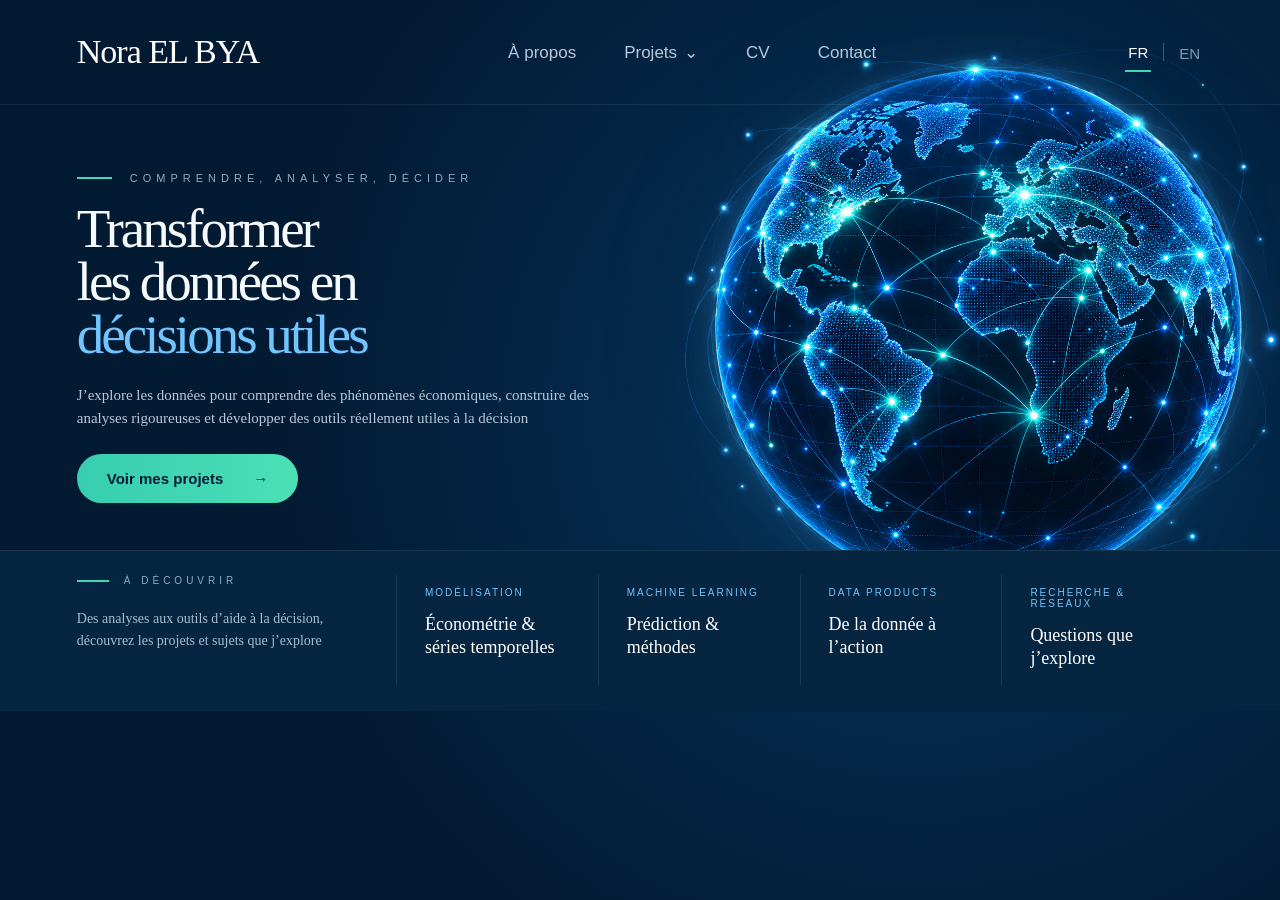
<file: index.html>
<!DOCTYPE html>
<html lang="fr">

<head>
    <meta charset="UTF-8">
    <meta name="viewport" content="width=device-width, initial-scale=1.0">

    <title>Nora EL BYA | Portfolio</title>

    <link rel="stylesheet" href="style.css">
</head>

<body>

    <!-- ================= HEADER ================= -->

    <header class="main-header">

        <a href="index.html" class="logo">
            Nora EL BYA
        </a>

        <nav class="main-nav">

            <a href="about.html">À propos</a>

            <div class="projects-menu">

                <button id="projects-button" class="projects-button">
                    Projets
                    <span class="arrow">⌄</span>
                </button>

                <div id="mega-menu" class="mega-menu">

                    <div class="menu-column">

                        <p class="menu-title">
                            Analyse & modélisation
                        </p>

                        <a href="econometrics.html">
                            Économétrie
                        </a>

                        <a href="time-series.html">
                            Séries temporelles
                        </a>

                        <a href="machine-learning.html">
                            Machine Learning
                        </a>

                    </div>

                    <div class="menu-column">

                        <p class="menu-title">
                            Applications & recherche
                        </p>

                        <a href="data-products.html">
                            Data Products
                        </a>

                        <a href="research.html">
                            Recherche & réseaux
                        </a>

                    </div>

                </div>

            </div>

            <a href="cv.html">CV</a>
            <a href="contact.html">Contact</a>

        </nav>


        <div class="language-switch">

            <button
                class="language active"
                id="fr-button"
            >
                FR
            </button>

            <span></span>

            <button
                class="language"
                id="en-button"
            >
                EN
            </button>

        </div>

    </header>


    <!-- ================= HERO ================= -->

    <main class="hero">

        <!-- GAUCHE -->

        <div class="hero-content">

            <div class="eyebrow">
                <span></span>
                COMPRENDRE, ANALYSER, DÉCIDER
            </div>


            <h1>
                Transformer<br>
                les données en<br>
                <em>décisions utiles</em>
            </h1>


            <p class="hero-description">

                J’explore les données pour comprendre des phénomènes
                économiques, construire des analyses rigoureuses et
                développer des outils réellement utiles à la décision

            </p>


            <div class="hero-actions">

                <a
                    href="projects.html"
                    class="primary-button"
                >
                    Voir mes projets
                    <span>→</span>
                </a>

            </div>

        </div>


        <!-- DROITE -->

        <div class="visual-area">

            <div class="planet-wrapper">

                <img
                    src="assets/planet-network.png"
                    alt="Globe de données connecté"
                    class="hero-planet"
                >

            </div>

        </div>

    </main>


    <!-- ================= PANEL DÉCOUVERTE ================= -->

    <section class="home-panel">

        <div class="panel-intro">

            <div class="panel-label">
                <span></span>
                À DÉCOUVRIR
            </div>

            <p>
                Des analyses aux outils d’aide à la décision,
                découvrez les projets et sujets que j’explore
            </p>

        </div>


        <div class="panel-links">

            <a href="projects.html">

                <span>
                    MODÉLISATION
                </span>

                <strong>
                    Économétrie & séries temporelles
                </strong>

                <b>→</b>

            </a>


            <a href="machine-learning.html">

                <span>
                    MACHINE LEARNING
                </span>

                <strong>
                    Prédiction & méthodes
                </strong>

                <b>→</b>

            </a>


            <a href="data-products.html">

                <span>
                    DATA PRODUCTS
                </span>

                <strong>
                    De la donnée à l’action
                </strong>

                <b>→</b>

            </a>


            <a href="research.html">

                <span>
                    RECHERCHE & RÉSEAUX
                </span>

                <strong>
                    Questions que j’explore
                </strong>

                <b>→</b>

            </a>

        </div>

    </section>


    <script src="script.js"></script>

</body>

</html>
</file>
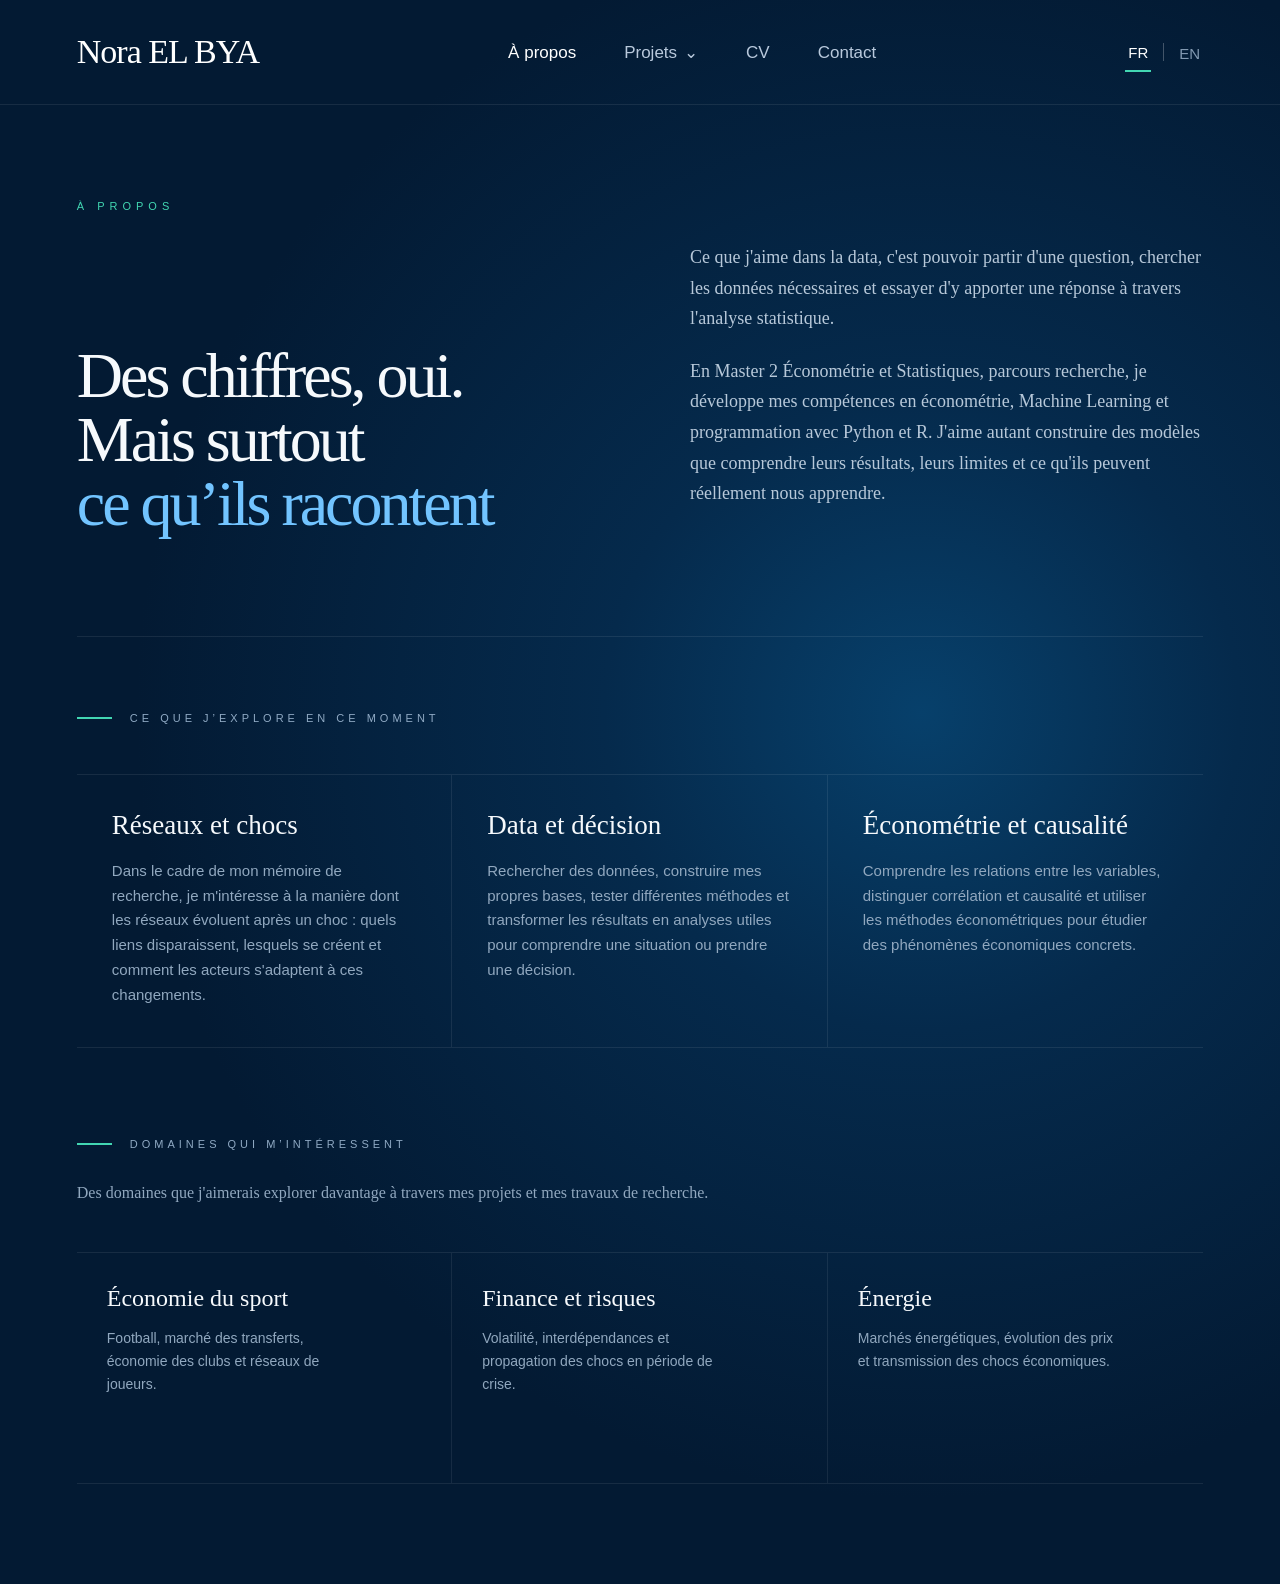
<file: about.html>
<!DOCTYPE html>
<html lang="fr">

<head>
    <meta charset="UTF-8">
    <meta name="viewport" content="width=device-width, initial-scale=1.0">

    <title>À propos | Nora EL BYA</title>

    <link rel="stylesheet" href="style.css">

    <style>
        @media (min-width: 901px) {
            .interest-grid {
                grid-template-columns: repeat(3, minmax(0, 1fr));
            }
        }
    </style>
</head>

<body>

    <!-- ================= HEADER ================= -->

    <header class="main-header">

        <a href="index.html" class="logo">
            Nora EL BYA
        </a>

        <nav class="main-nav">

            <a href="about.html" class="nav-active">
                À propos
            </a>

            <div class="projects-menu">

                <button id="projects-button" class="projects-button">
                    Projets
                    <span class="arrow">⌄</span>
                </button>

                <div id="mega-menu" class="mega-menu">

                    <div class="menu-column">

                        <p class="menu-title">
                            Analyse et modélisation
                        </p>

                        <a href="econometrics.html">
                            Économétrie
                        </a>

                        <a href="time-series.html">
                            Séries temporelles
                        </a>

                        <a href="machine-learning.html">
                            Machine Learning
                        </a>

                    </div>

                    <div class="menu-column">

                        <p class="menu-title">
                            Applications et recherche
                        </p>

                        <a href="data-products.html">
                            Data Products
                        </a>

                        <a href="research.html">
                            Recherche et réseaux
                        </a>

                    </div>

                </div>

            </div>

            <a href="cv.html">CV</a>
            <a href="contact.html">Contact</a>

        </nav>

        <div class="language-switch">

            <button class="language active" id="fr-button">
                FR
            </button>

            <span></span>

            <button class="language" id="en-button">
                EN
            </button>

        </div>

    </header>


    <!-- ================= ABOUT ================= -->

    <main class="about-page">

        <!-- ================= INTRO ================= -->

        <section class="about-intro">

            <p class="page-label">
                À PROPOS
            </p>

            <h1>
                Des chiffres, oui.<br>
                Mais surtout<br>
                <em>ce qu’ils racontent</em>
            </h1>

            <div class="about-text">

                <p>
                    Ce que j'aime dans la data, c'est pouvoir
                    partir d'une question, chercher les données
                    nécessaires et essayer d'y apporter une
                    réponse à travers l'analyse statistique.
                </p>

                <p>
                    En Master 2 Économétrie et Statistiques,
                    parcours recherche, je développe mes
                    compétences en économétrie, Machine Learning
                    et programmation avec Python et R.
                    J'aime autant construire des modèles que
                    comprendre leurs résultats, leurs limites
                    et ce qu'ils peuvent réellement nous apprendre.
                </p>

            </div>

        </section>


        <!-- ================= CE QUE J'EXPLORE ================= -->

        <section class="about-explore">

            <div class="explore-heading">
                <span></span>
                <p>CE QUE J’EXPLORE EN CE MOMENT</p>
            </div>

            <div class="explore-grid">

                <article class="explore-item">

                    <p class="explore-number">01</p>

                    <h2>Réseaux et chocs</h2>

                    <p>
                        Dans le cadre de mon mémoire de recherche,
                        je m'intéresse à la manière dont les réseaux
                        évoluent après un choc : quels liens
                        disparaissent, lesquels se créent et
                        comment les acteurs s'adaptent
                        à ces changements.
                    </p>

                </article>

                <article class="explore-item">

                    <p class="explore-number">02</p>

                    <h2>Data et décision</h2>

                    <p>
                        Rechercher des données, construire mes
                        propres bases, tester différentes méthodes
                        et transformer les résultats en analyses
                        utiles pour comprendre une situation
                        ou prendre une décision.
                    </p>

                </article>

                <article class="explore-item">

                    <p class="explore-number">03</p>

                    <h2>Économétrie et causalité</h2>

                    <p>
                        Comprendre les relations entre les
                        variables, distinguer corrélation et
                        causalité et utiliser les méthodes
                        économétriques pour étudier des
                        phénomènes économiques concrets.
                    </p>

                </article>

            </div>

        </section>


        <!-- ================= DOMAINES D'INTÉRÊT ================= -->

        <section class="interest-section">

            <div class="explore-heading">
                <span></span>
                <p>DOMAINES QUI M’INTÉRESSENT</p>
            </div>

            <p class="interest-intro">
                Des domaines que j'aimerais explorer davantage
                à travers mes projets et mes travaux de recherche.
            </p>

            <div class="interest-grid">

                <!-- ÉCONOMIE DU SPORT -->

                <article class="interest-item">

                    <span class="interest-index">01</span>

                    <h2>Économie du sport</h2>

                    <p>
                        Football, marché des transferts,
                        économie des clubs et réseaux de joueurs.
                    </p>

                </article>


                <!-- FINANCE -->

                <article class="interest-item">

                    <span class="interest-index">02</span>

                    <h2>Finance et risques</h2>

                    <p>
                        Volatilité, interdépendances et propagation
                        des chocs en période de crise.
                    </p>

                </article>


                <!-- ÉNERGIE -->

                <article class="interest-item">

                    <span class="interest-index">03</span>

                    <h2>Énergie</h2>

                    <p>
                        Marchés énergétiques, évolution des prix
                        et transmission des chocs économiques.
                    </p>

                </article>

            </div>

        </section>

    </main>

    <script src="script.js"></script>

</body>

</html>
</file>
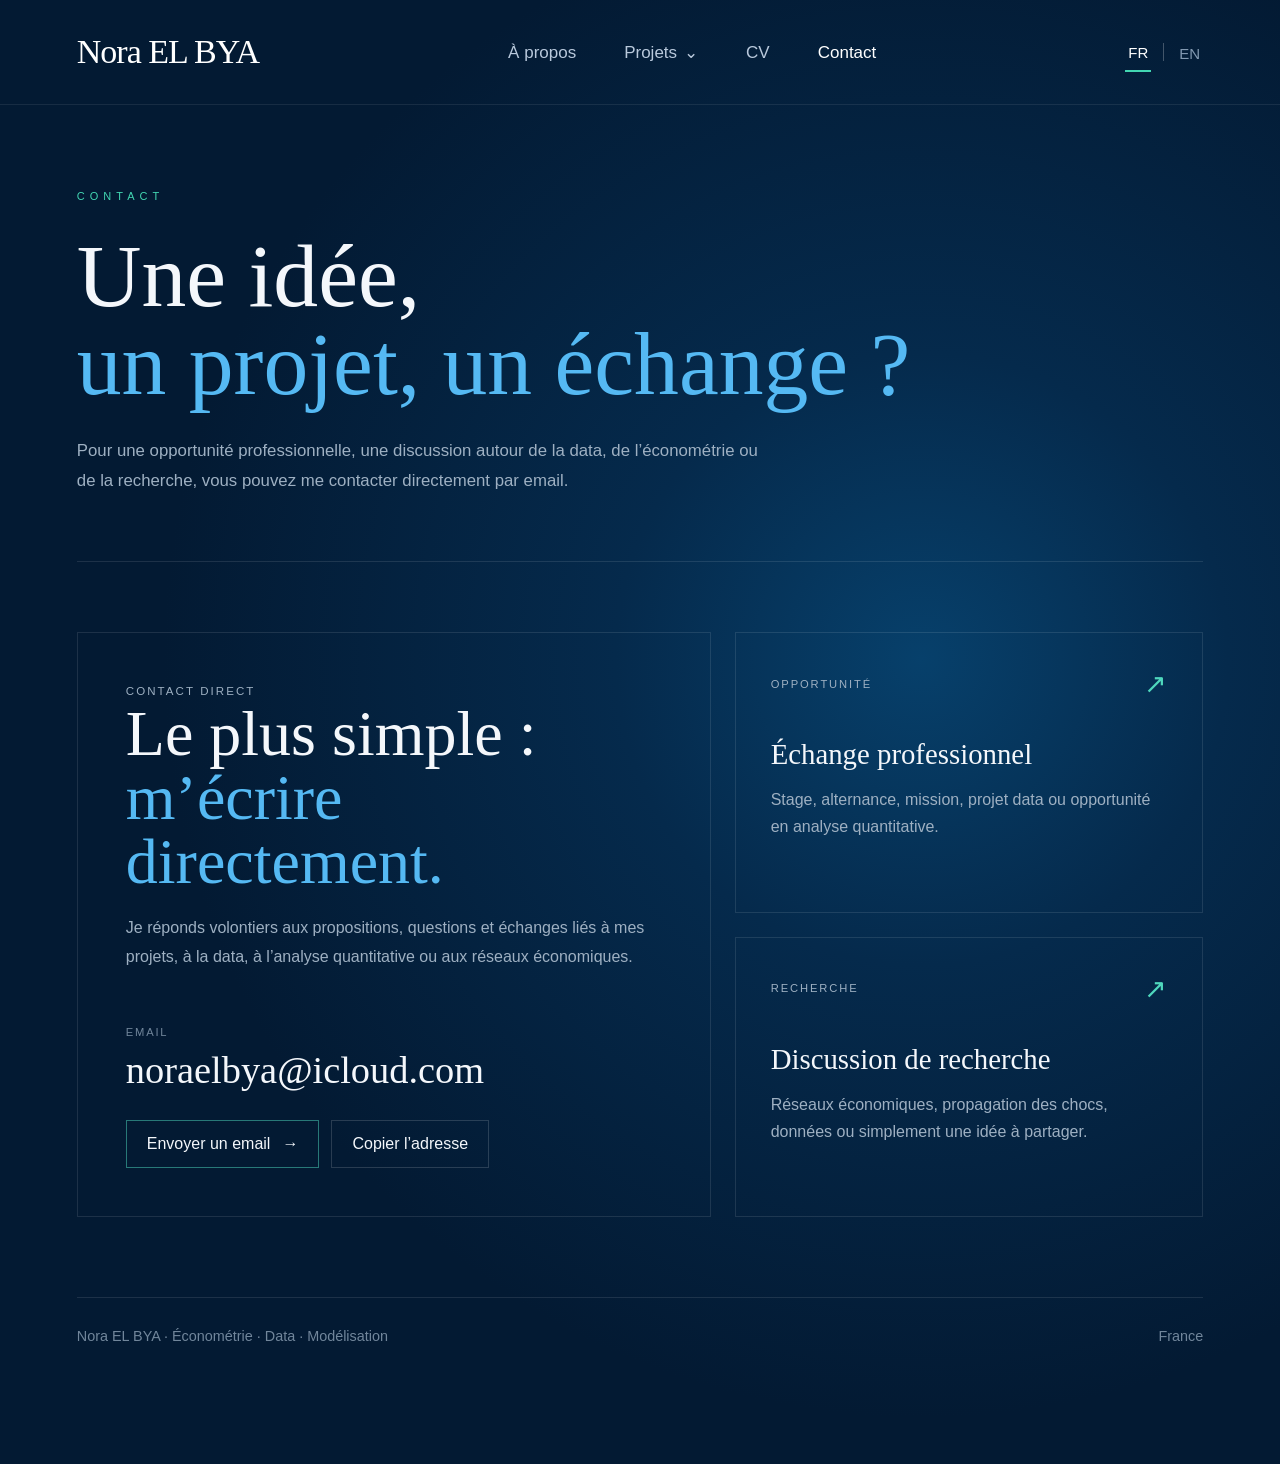
<file: contact.html>
<!DOCTYPE html>
<html lang="fr">

<head>

    <meta charset="UTF-8">

    <meta name="viewport" content="width=device-width, initial-scale=1.0">

    <title>Contact | Nora EL BYA</title>

    <link rel="stylesheet" href="style.css">


    <style>

        /* =========================
           CONTACT PAGE
        ========================= */

        .contact-page {
            width: 88%;
            max-width: 1500px;
            margin: 0 auto;
            padding: 85px 0 120px;
        }


        /* =========================
           INTRO
        ========================= */

        .contact-intro {
            padding-bottom: 65px;

            border-bottom:
                1px solid rgba(255, 255, 255, 0.1);
        }


        .contact-intro h1 {
            margin: 22px 0 28px;

            max-width: 950px;

            font-family: Georgia, serif;

            font-size: clamp(3.8rem, 7vw, 6.8rem);

            line-height: 0.98;

            font-weight: 500;

            color: #f4f7fb;
        }


        .contact-intro h1 em {
            color: #55b9f3;

            font-style: normal;
        }


        .contact-intro-text {
            max-width: 700px;

            margin: 0;

            color: #9eb0c2;

            font-size: 1.05rem;

            line-height: 1.8;
        }



        /* =========================
           CONTACT GRID
        ========================= */

        .contact-grid {
            margin-top: 70px;

            display: grid;

            grid-template-columns:
                minmax(0, 1.15fr)
                minmax(0, 0.85fr);

            gap: 24px;
        }


        .contact-main-card,
        .contact-option {
            border:
                1px solid rgba(255, 255, 255, 0.1);
        }



        /* =========================
           MAIN EMAIL CARD
        ========================= */

        .contact-main-card {
            min-height: 500px;

            padding: 48px;

            display: flex;

            flex-direction: column;
        }


        .contact-label {
            margin: 0 0 45px;

            color: #4fd8bd;

            font-size: 0.72rem;

            letter-spacing: 0.18em;
        }


        .contact-main-card h2 {
            margin: 0 0 20px;

            max-width: 700px;

            color: #f4f7fb;

            font-family: Georgia, serif;

            font-size: clamp(2.7rem, 5vw, 4.7rem);

            line-height: 1;

            font-weight: 500;
        }


        .contact-main-card h2 em {
            color: #55b9f3;

            font-style: normal;
        }


        .contact-main-card > p {
            max-width: 630px;

            margin: 0;

            color: #9eb0c2;

            line-height: 1.8;
        }


        .contact-email {
            margin-top: auto;

            padding-top: 55px;
        }


        .contact-email small {
            display: block;

            margin-bottom: 10px;

            color: #71869b;

            font-size: 0.7rem;

            letter-spacing: 0.16em;
        }


        .contact-email-address {
            color: #f4f7fb;

            font-family: Georgia, serif;

            font-size: clamp(1.5rem, 3vw, 2.5rem);

            text-decoration: none;

            transition: color 0.25s ease;
        }


        .contact-email-address:hover {
            color: #4fd8bd;
        }


        .contact-actions {
            margin-top: 28px;

            display: flex;

            flex-wrap: wrap;

            gap: 12px;
        }


        .contact-button {
            display: inline-flex;

            align-items: center;

            justify-content: center;

            gap: 12px;

            padding: 14px 20px;

            border:
                1px solid rgba(79, 216, 189, 0.5);

            background: transparent;

            color: #f4f7fb;

            font: inherit;

            text-decoration: none;

            cursor: pointer;

            transition:
                background 0.25s ease,
                color 0.25s ease,
                transform 0.25s ease;
        }


        .contact-button:hover {
            background: #4fd8bd;

            color: #07121d;

            transform: translateY(-2px);
        }


        .contact-button-secondary {
            border-color:
                rgba(255, 255, 255, 0.15);
        }


        .contact-button-secondary:hover {
            background:
                rgba(255, 255, 255, 0.07);

            color: #f4f7fb;
        }



        /* =========================
           OPTIONS
        ========================= */

        .contact-options {
            display: grid;

            grid-template-rows: 1fr 1fr;

            gap: 24px;
        }


        .contact-option {
            padding: 35px;

            display: flex;

            flex-direction: column;

            text-decoration: none;

            transition:
                transform 0.3s ease,
                border-color 0.3s ease,
                background 0.3s ease;
        }


        .contact-option:hover {
            transform: translateY(-4px);

            border-color:
                rgba(79, 216, 189, 0.45);

            background:
                rgba(255, 255, 255, 0.02);
        }


        .contact-option-top {
            display: flex;

            justify-content: space-between;

            align-items: center;

            margin-bottom: 38px;
        }


        .contact-option-label {
            margin: 0;

            color: #4fd8bd;

            font-size: 0.7rem;

            letter-spacing: 0.17em;
        }


        .contact-arrow {
            color: #4fd8bd;

            font-size: 1.7rem;
        }


        .contact-option h3 {
            margin: 0 0 15px;

            color: #f4f7fb;

            font-family: Georgia, serif;

            font-size: 1.8rem;

            font-weight: 500;
        }


        .contact-option p {
            margin: 0;

            color: #9eb0c2;

            line-height: 1.7;
        }



        /* =========================
           BOTTOM
        ========================= */

        .contact-bottom {
            margin-top: 80px;

            padding-top: 30px;

            border-top:
                1px solid rgba(255, 255, 255, 0.1);

            display: flex;

            justify-content: space-between;

            gap: 30px;
        }


        .contact-bottom p {
            margin: 0;

            color: #71869b;

            font-size: 0.9rem;
        }



        /* =========================
           RESPONSIVE
        ========================= */

        @media (max-width: 950px) {

            .contact-grid {
                grid-template-columns: 1fr;
            }


            .contact-main-card {
                min-height: 430px;
            }

        }


        @media (max-width: 650px) {

            .contact-page {
                padding-top: 55px;
            }


            .contact-main-card {
                padding: 30px;

                min-height: 420px;
            }


            .contact-options {
                grid-template-rows: auto;
            }


            .contact-option {
                padding: 30px;
            }


            .contact-actions {
                flex-direction: column;

                align-items: flex-start;
            }


            .contact-bottom {
                flex-direction: column;
            }

        }

    </style>

</head>



<body>


    <!-- ================= HEADER ================= -->

    <header class="main-header">

        <a href="index.html" class="logo">
            Nora EL BYA
        </a>


        <nav class="main-nav">

            <a href="about.html">
                À propos
            </a>


            <div class="projects-menu">

                <button
                    id="projects-button"
                    class="projects-button"
                >
                    Projets

                    <span class="arrow">
                        ⌄
                    </span>

                </button>


                <div
                    id="mega-menu"
                    class="mega-menu"
                >

                    <div class="menu-column">

                        <p class="menu-title">
                            Analyse & modélisation
                        </p>


                        <a href="econometrics.html">
                            Économétrie
                        </a>


                        <a href="time-series.html">
                            Séries temporelles
                        </a>


                        <a href="machine-learning.html">
                            Machine Learning
                        </a>

                    </div>


                    <div class="menu-column">

                        <p class="menu-title">
                            Applications & recherche
                        </p>


                        <a href="data-products.html">
                            Data Products
                        </a>


                        <a href="research.html">
                            Recherche & réseaux
                        </a>

                    </div>

                </div>

            </div>


            <a href="cv.html">
                CV
            </a>


            <a
                href="contact.html"
                class="nav-active"
            >
                Contact
            </a>

        </nav>



        <div class="language-switch">

            <button
                class="language active"
                id="fr-button"
            >
                FR
            </button>


            <span></span>


            <button
                class="language"
                id="en-button"
            >
                EN
            </button>

        </div>

    </header>




    <!-- ================= PAGE ================= -->

    <main class="contact-page">


        <!-- INTRO -->

        <section class="contact-intro">


            <p class="page-label">
                CONTACT
            </p>


            <h1>

                Une idée,<br>

                <em>un projet, un échange ?</em>

            </h1>


            <p class="contact-intro-text">

                Pour une opportunité professionnelle,
                une discussion autour de la data,
                de l’économétrie ou de la recherche,
                vous pouvez me contacter directement par email.

            </p>


        </section>




        <!-- CONTACT -->

        <section class="contact-grid">


            <!-- EMAIL -->

            <div class="contact-main-card">


                <p class="contact-label">
                    CONTACT DIRECT
                </p>


                <h2>

                    Le plus simple :<br>

                    <em>m’écrire directement.</em>

                </h2>


                <p>

                    Je réponds volontiers aux propositions,
                    questions et échanges liés à mes projets,
                    à la data, à l’analyse quantitative
                    ou aux réseaux économiques.

                </p>


                <div class="contact-email">


                    <small>
                        EMAIL
                    </small>


                    <a
                        href="mailto:noraelbya@icloud.com"
                        class="contact-email-address"
                    >
                        noraelbya@icloud.com
                    </a>


                    <div class="contact-actions">


                        <a
                            href="mailto:noraelbya@icloud.com"
                            class="contact-button"
                        >
                            Envoyer un email
                            <span>→</span>
                        </a>


                        <button
                            type="button"
                            class="contact-button contact-button-secondary"
                            id="copy-email"
                        >
                            Copier l’adresse
                        </button>


                    </div>


                </div>


            </div>




            <!-- OPTIONS -->

            <div class="contact-options">


                <!-- PROFESSIONAL -->

                <a
                    href="mailto:noraelbya@icloud.com?subject=Opportunité%20professionnelle"
                    class="contact-option"
                >


                    <div class="contact-option-top">

                        <p class="contact-option-label">
                            OPPORTUNITÉ
                        </p>


                        <span class="contact-arrow">
                            ↗
                        </span>

                    </div>


                    <h3>
                        Échange professionnel
                    </h3>


                    <p>

                        Stage, alternance, mission,
                        projet data ou opportunité
                        en analyse quantitative.

                    </p>


                </a>




                <!-- RESEARCH -->

                <a
                    href="mailto:noraelbya@icloud.com?subject=Discussion%20autour%20des%20réseaux%20économiques"
                    class="contact-option"
                >


                    <div class="contact-option-top">

                        <p class="contact-option-label">
                            RECHERCHE
                        </p>


                        <span class="contact-arrow">
                            ↗
                        </span>

                    </div>


                    <h3>
                        Discussion de recherche
                    </h3>


                    <p>

                        Réseaux économiques,
                        propagation des chocs,
                        données ou simplement
                        une idée à partager.

                    </p>


                </a>


            </div>


        </section>




        <!-- BOTTOM -->

        <section class="contact-bottom">


            <p>
                Nora EL BYA · Économétrie · Data · Modélisation
            </p>


            <p>
                France
            </p>


        </section>


    </main>



    <script src="script.js"></script>


    <script>

        const copyEmailButton =
            document.getElementById("copy-email");


        if (copyEmailButton) {

            copyEmailButton.addEventListener(
                "click",
                async () => {

                    const email =
                        "noraelbya@icloud.com";


                    try {

                        await navigator.clipboard.writeText(email);

                        copyEmailButton.textContent =
                            "Adresse copiée ✓";


                        setTimeout(() => {

                            copyEmailButton.textContent =
                                "Copier l’adresse";

                        }, 1800);


                    } catch (error) {

                        copyEmailButton.textContent =
                            email;

                    }

                }
            );

        }

    </script>


</body>

</html>
</file>
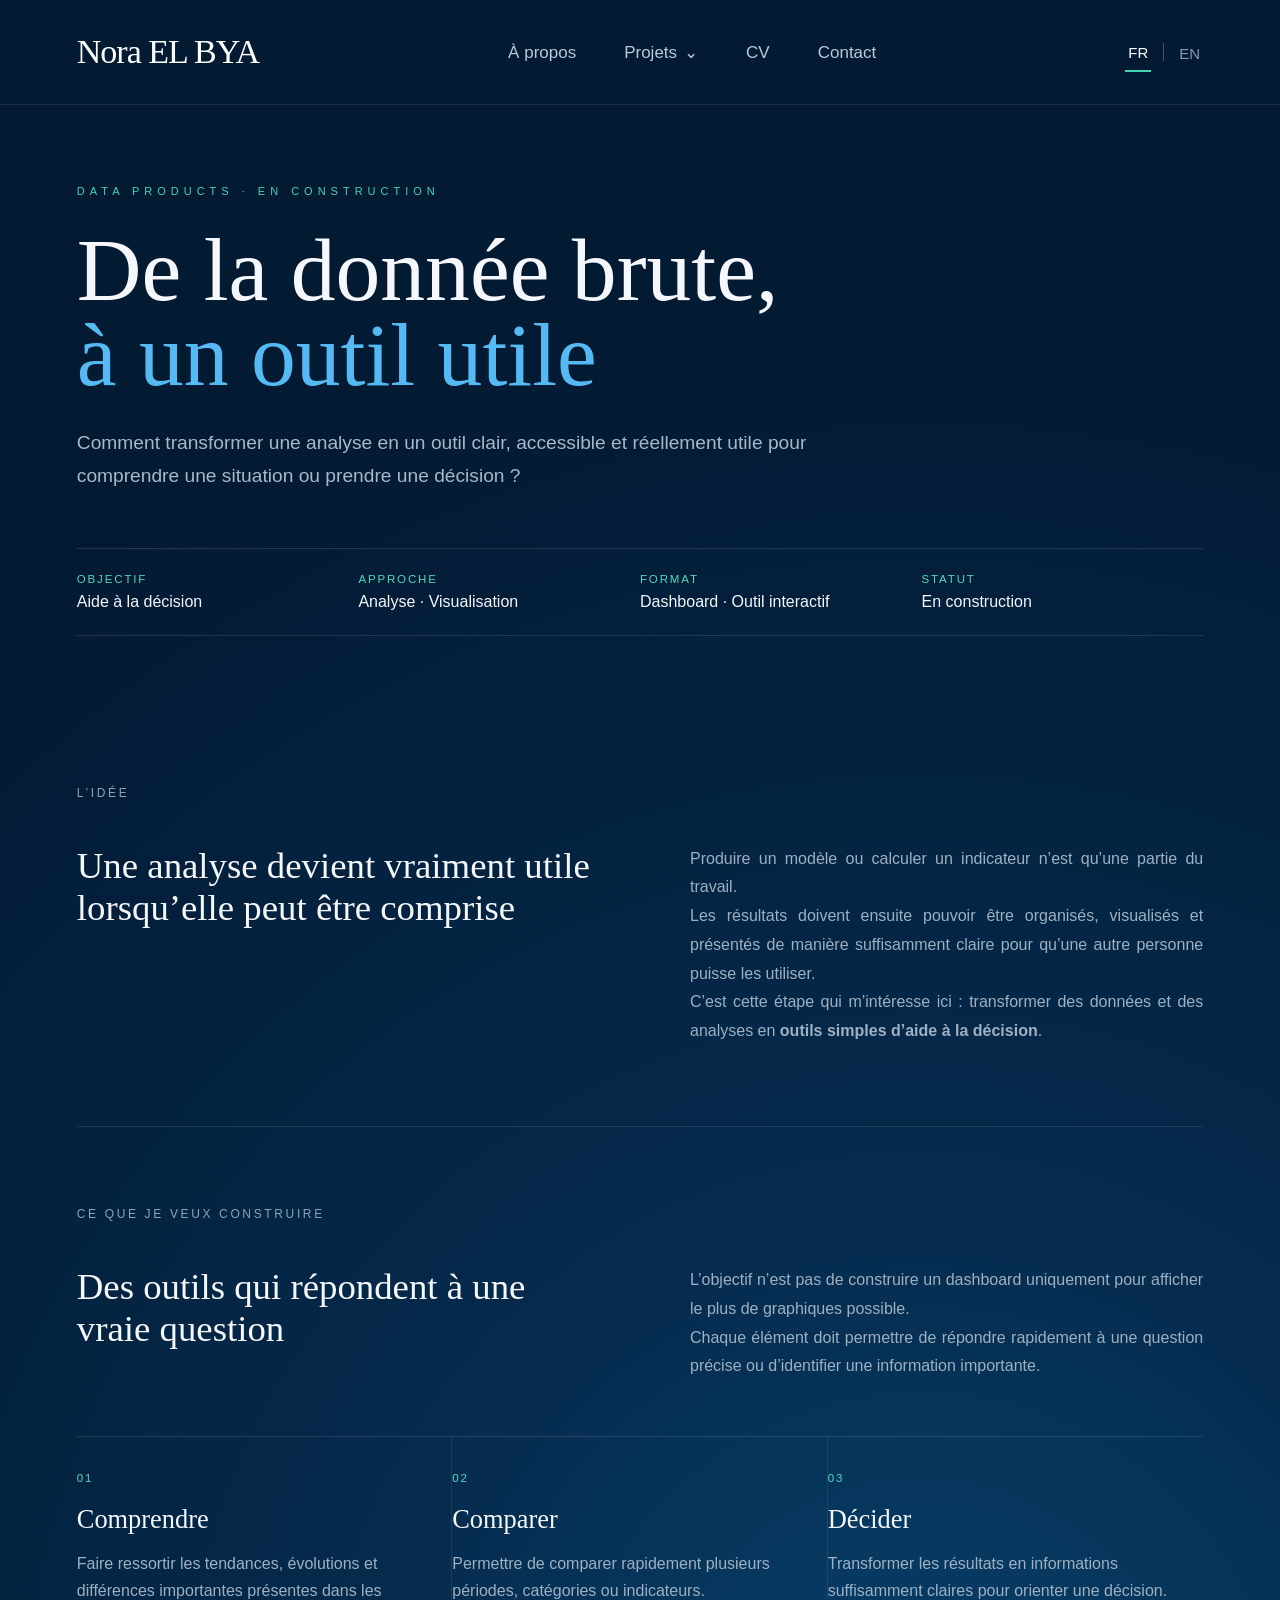
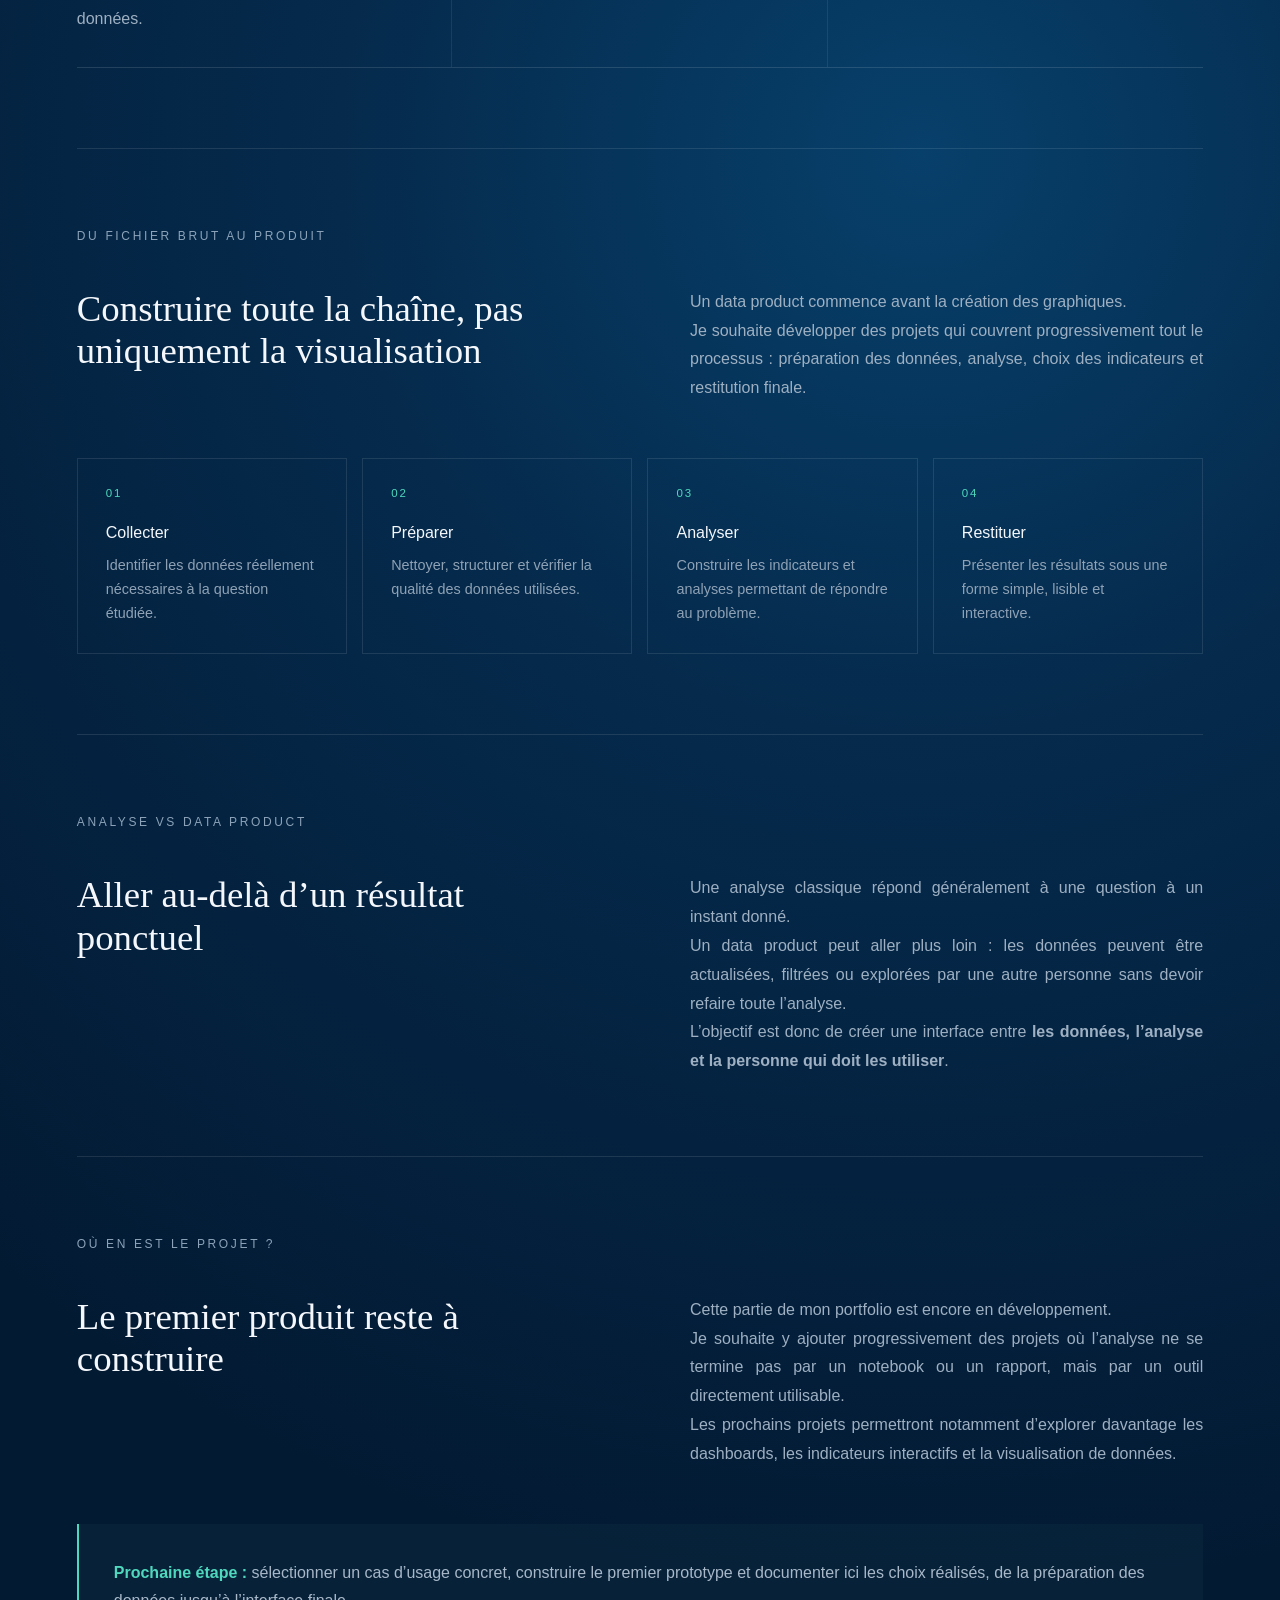
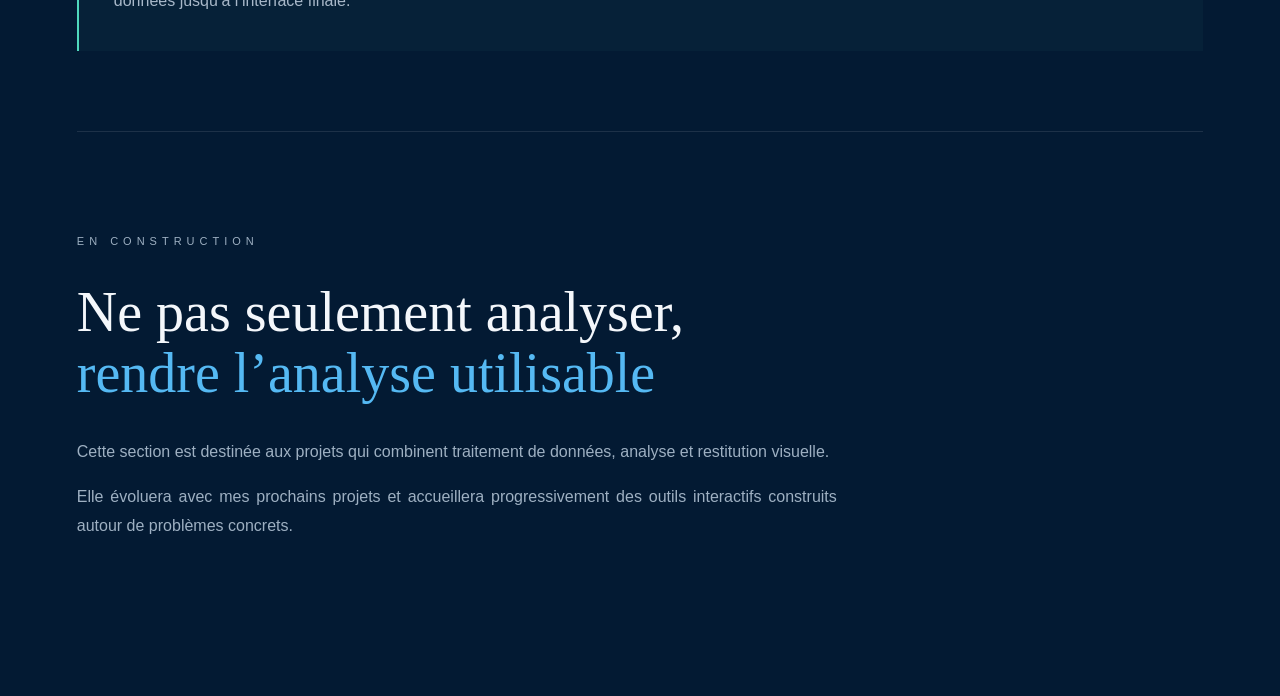
<file: data-products.html>
<!DOCTYPE html>
<html lang="fr">

<head>
    <meta charset="UTF-8">
    <meta name="viewport" content="width=device-width, initial-scale=1.0">

    <title>Data Products | Nora EL BYA</title>

    <link rel="stylesheet" href="style.css">

    <style>

        /* =========================
           DATA PRODUCTS
        ========================= */

        .data-page {
            width: 88%;
            max-width: 1500px;
            margin: 0 auto;
            padding-bottom: 100px;
        }


        /* PRINCIPES */

        .data-principles {
            margin-top: 55px;

            display: grid;
            grid-template-columns: repeat(3, 1fr);

            border-top:
                1px solid rgba(255, 255, 255, 0.12);

            border-bottom:
                1px solid rgba(255, 255, 255, 0.12);
        }


        .data-principle {
            padding: 35px 35px 35px 0;

            border-right:
                1px solid rgba(255, 255, 255, 0.08);
        }


        .data-principle:last-child {
            border-right: none;
        }


        .data-principle span {
            display: block;

            margin-bottom: 20px;

            color: #4fd8bd;

            font-size: 0.72rem;

            letter-spacing: 0.16em;
        }


        .data-principle h3 {
            margin: 0 0 15px;

            color: #f4f7fb;

            font-family: Georgia, serif;

            font-size: 1.65rem;

            font-weight: 500;
        }


        .data-principle p {
            margin: 0;

            color: #9eb0c2;

            line-height: 1.7;
        }



        /* WORKFLOW */

        .data-workflow {
            margin-top: 55px;

            display: grid;

            grid-template-columns:
                repeat(4, 1fr);

            gap: 15px;
        }


        .data-workflow-step {
            padding: 28px;

            border:
                1px solid rgba(255, 255, 255, 0.1);
        }


        .data-workflow-step span {
            display: block;

            margin-bottom: 25px;

            color: #4fd8bd;

            font-size: 0.72rem;

            letter-spacing: 0.16em;
        }


        .data-workflow-step strong {
            display: block;

            margin-bottom: 12px;

            color: #f4f7fb;

            font-size: 1rem;

            font-weight: 500;
        }


        .data-workflow-step p {
            margin: 0;

            color: #8fa2b5;

            font-size: 0.9rem;

            line-height: 1.65;
        }



        /* STATUT */

        .data-status {
            margin-top: 55px;

            padding: 35px;

            border-left: 2px solid #4fd8bd;

            background:
                rgba(79, 216, 189, 0.035);
        }


        .data-status p {
            margin: 0;

            color: #a8b8c9;

            line-height: 1.8;
        }


        .data-status strong {
            color: #4fd8bd;
        }



        @media (max-width: 950px) {

            .data-principles {
                grid-template-columns: 1fr;
            }


            .data-principle {
                border-right: none;

                border-bottom:
                    1px solid rgba(255, 255, 255, 0.08);
            }


            .data-workflow {
                grid-template-columns:
                    1fr 1fr;
            }

        }


        @media (max-width: 600px) {

            .data-workflow {
                grid-template-columns: 1fr;
            }

        }

    </style>

</head>


<body>


    <!-- HEADER -->

    <header class="main-header">

        <a href="index.html" class="logo">
            Nora EL BYA
        </a>


        <nav class="main-nav">

            <a href="about.html">
                À propos
            </a>


            <div class="projects-menu">

                <button
                    id="projects-button"
                    class="projects-button"
                >
                    Projets
                    <span class="arrow">⌄</span>
                </button>


                <div
                    id="mega-menu"
                    class="mega-menu"
                >

                    <div class="menu-column">

                        <p class="menu-title">
                            Analyse & modélisation
                        </p>


                        <a href="econometrics.html">
                            Économétrie
                        </a>


                        <a href="time-series.html">
                            Séries temporelles
                        </a>


                        <a href="machine-learning.html">
                            Machine Learning
                        </a>

                    </div>


                    <div class="menu-column">

                        <p class="menu-title">
                            Applications & recherche
                        </p>


                        <a href="data-products.html">
                            Data Products
                        </a>


                        <a href="research.html">
                            Recherche & réseaux
                        </a>

                    </div>

                </div>

            </div>


            <a href="cv.html">
                CV
            </a>


            <a href="contact.html">
                Contact
            </a>

        </nav>


        <div class="language-switch">

            <button
                class="language active"
                id="fr-button"
            >
                FR
            </button>


            <span></span>


            <button
                class="language"
                id="en-button"
            >
                EN
            </button>

        </div>

    </header>



    <!-- PAGE -->

    <main class="data-page">


        <!-- INTRO -->

        <section class="econ-hero">

            <p class="page-label">
                DATA PRODUCTS · EN CONSTRUCTION
            </p>


            <h1>

                De la donnée brute,<br>

                <em>à un outil utile</em>

            </h1>


            <p class="econ-question">

                Comment transformer une analyse en un outil
                clair, accessible et réellement utile
                pour comprendre une situation ou prendre une décision ?

            </p>


            <div class="econ-meta">


                <div>

                    <span>OBJECTIF</span>

                    <strong>
                        Aide à la décision
                    </strong>

                </div>


                <div>

                    <span>APPROCHE</span>

                    <strong>
                        Analyse · Visualisation
                    </strong>

                </div>


                <div>

                    <span>FORMAT</span>

                    <strong>
                        Dashboard · Outil interactif
                    </strong>

                </div>


                <div>

                    <span>STATUT</span>

                    <strong>
                        En construction
                    </strong>

                </div>


            </div>

        </section>



        <!-- IDÉE -->

        <section class="econ-section">


            <div class="econ-section-title">

                <p>
                    L’IDÉE
                </p>

            </div>


            <div class="econ-columns">


                <h2>

                    Une analyse devient vraiment utile
                    lorsqu’elle peut être comprise

                </h2>


                <div>


                    <p>

                        Produire un modèle ou calculer un indicateur
                        n’est qu’une partie du travail.

                    </p>


                    <p>

                        Les résultats doivent ensuite pouvoir être
                        organisés, visualisés et présentés
                        de manière suffisamment claire
                        pour qu’une autre personne puisse les utiliser.

                    </p>


                    <p>

                        C’est cette étape qui m’intéresse ici :
                        transformer des données et des analyses
                        en <strong>outils simples d’aide à la décision</strong>.

                    </p>


                </div>


            </div>


        </section>



        <!-- PRINCIPES -->

        <section class="econ-section">


            <div class="econ-section-title">

                <p>
                    CE QUE JE VEUX CONSTRUIRE
                </p>

            </div>


            <div class="econ-columns">


                <h2>

                    Des outils qui répondent
                    à une vraie question

                </h2>


                <div>


                    <p>

                        L’objectif n’est pas de construire
                        un dashboard uniquement pour afficher
                        le plus de graphiques possible.

                    </p>


                    <p>

                        Chaque élément doit permettre
                        de répondre rapidement
                        à une question précise
                        ou d’identifier une information importante.

                    </p>


                </div>


            </div>



            <div class="data-principles">


                <div class="data-principle">

                    <span>01</span>

                    <h3>
                        Comprendre
                    </h3>

                    <p>

                        Faire ressortir les tendances,
                        évolutions et différences importantes
                        présentes dans les données.

                    </p>

                </div>



                <div class="data-principle">

                    <span>02</span>

                    <h3>
                        Comparer
                    </h3>

                    <p>

                        Permettre de comparer rapidement
                        plusieurs périodes, catégories
                        ou indicateurs.

                    </p>

                </div>



                <div class="data-principle">

                    <span>03</span>

                    <h3>
                        Décider
                    </h3>

                    <p>

                        Transformer les résultats
                        en informations suffisamment claires
                        pour orienter une décision.

                    </p>

                </div>


            </div>


        </section>



        <!-- WORKFLOW -->

        <section class="econ-section">


            <div class="econ-section-title">

                <p>
                    DU FICHIER BRUT AU PRODUIT
                </p>

            </div>


            <div class="econ-columns">


                <h2>

                    Construire toute la chaîne,
                    pas uniquement la visualisation

                </h2>


                <div>


                    <p>

                        Un data product commence avant
                        la création des graphiques.

                    </p>


                    <p>

                        Je souhaite développer des projets
                        qui couvrent progressivement
                        tout le processus :
                        préparation des données,
                        analyse, choix des indicateurs
                        et restitution finale.

                    </p>


                </div>


            </div>



            <div class="data-workflow">


                <div class="data-workflow-step">

                    <span>01</span>

                    <strong>
                        Collecter
                    </strong>

                    <p>

                        Identifier les données réellement
                        nécessaires à la question étudiée.

                    </p>

                </div>



                <div class="data-workflow-step">

                    <span>02</span>

                    <strong>
                        Préparer
                    </strong>

                    <p>

                        Nettoyer, structurer
                        et vérifier la qualité
                        des données utilisées.

                    </p>

                </div>



                <div class="data-workflow-step">

                    <span>03</span>

                    <strong>
                        Analyser
                    </strong>

                    <p>

                        Construire les indicateurs
                        et analyses permettant
                        de répondre au problème.

                    </p>

                </div>



                <div class="data-workflow-step">

                    <span>04</span>

                    <strong>
                        Restituer
                    </strong>

                    <p>

                        Présenter les résultats
                        sous une forme simple,
                        lisible et interactive.

                    </p>

                </div>


            </div>


        </section>



        <!-- DIFFÉRENCE -->

        <section class="econ-section">


            <div class="econ-section-title">

                <p>
                    ANALYSE VS DATA PRODUCT
                </p>

            </div>


            <div class="econ-columns">


                <h2>

                    Aller au-delà
                    d’un résultat ponctuel

                </h2>


                <div>


                    <p>

                        Une analyse classique répond généralement
                        à une question à un instant donné.

                    </p>


                    <p>

                        Un data product peut aller plus loin :
                        les données peuvent être actualisées,
                        filtrées ou explorées
                        par une autre personne
                        sans devoir refaire toute l’analyse.

                    </p>


                    <p>

                        L’objectif est donc de créer
                        une interface entre
                        <strong>les données, l’analyse
                        et la personne qui doit les utiliser</strong>.

                    </p>


                </div>


            </div>


        </section>



        <!-- STATUT -->

        <section class="econ-section">


            <div class="econ-section-title">

                <p>
                    OÙ EN EST LE PROJET ?
                </p>

            </div>


            <div class="econ-columns">


                <h2>

                    Le premier produit
                    reste à construire

                </h2>


                <div>


                    <p>

                        Cette partie de mon portfolio
                        est encore en développement.

                    </p>


                    <p>

                        Je souhaite y ajouter progressivement
                        des projets où l’analyse ne se termine
                        pas par un notebook ou un rapport,
                        mais par un outil directement utilisable.

                    </p>


                    <p>

                        Les prochains projets permettront
                        notamment d’explorer davantage
                        les dashboards, les indicateurs interactifs
                        et la visualisation de données.

                    </p>


                </div>


            </div>



            <div class="data-status">

                <p>

                    <strong>Prochaine étape :</strong>
                    sélectionner un cas d’usage concret,
                    construire le premier prototype
                    et documenter ici les choix réalisés,
                    de la préparation des données
                    jusqu’à l’interface finale.

                </p>

            </div>


        </section>



        <!-- CONCLUSION -->

        <section class="econ-conclusion">


            <p class="page-label">
                EN CONSTRUCTION
            </p>


            <h2>

                Ne pas seulement analyser,

                <em>rendre l’analyse utilisable</em>

            </h2>


            <p>

                Cette section est destinée
                aux projets qui combinent
                traitement de données,
                analyse et restitution visuelle.

            </p>


            <p>

                Elle évoluera avec mes prochains projets
                et accueillera progressivement
                des outils interactifs construits
                autour de problèmes concrets.

            </p>


        </section>


    </main>



    <script src="script.js"></script>


</body>

</html>
</file>
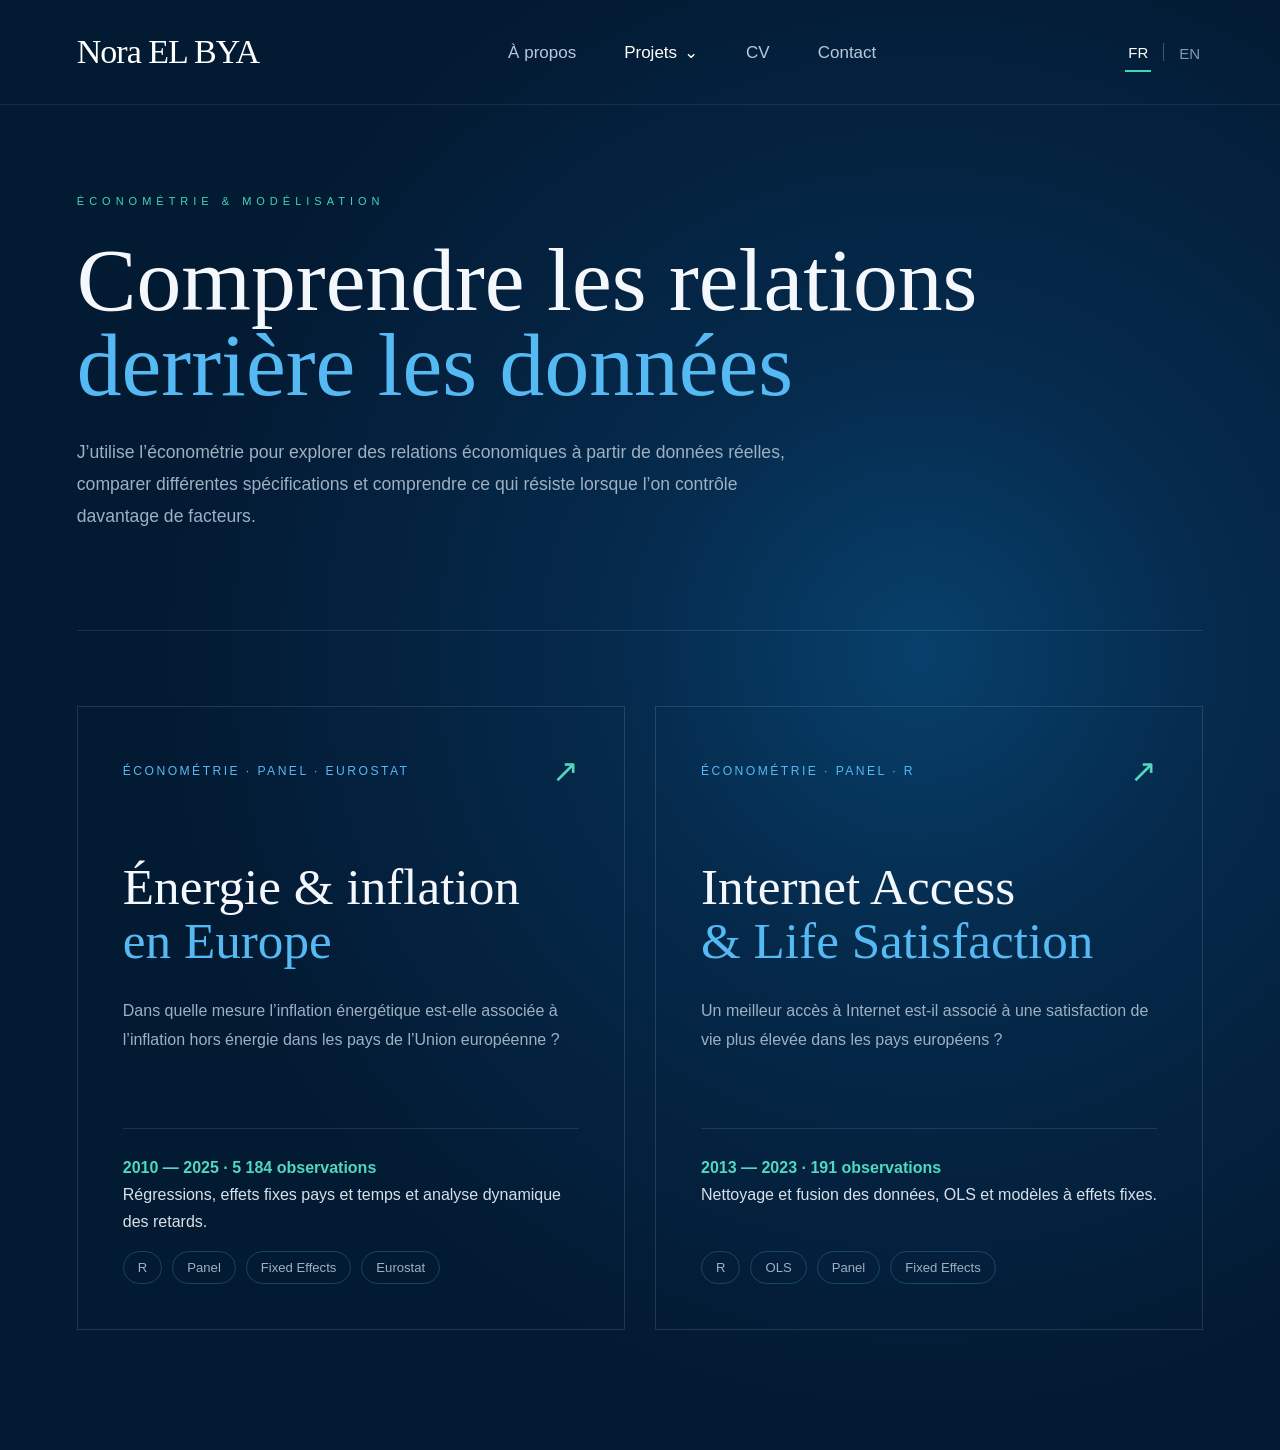
<file: econometrics.html>
<!DOCTYPE html>
<html lang="fr">

<head>
    <meta charset="UTF-8">
    <meta name="viewport" content="width=device-width, initial-scale=1.0">

    <title>Économétrie | Nora EL BYA</title>

    <link rel="stylesheet" href="style.css">

    <style>

        /* =========================
           ECONOMETRICS HUB
        ========================= */

        .econometrics-hub {
            width: 88%;
            max-width: 1500px;
            margin: 0 auto;
            padding-bottom: 120px;
        }


        .econ-hub-hero {
            padding: 90px 0 80px;
            border-bottom: 1px solid rgba(255, 255, 255, 0.1);
        }


        .econ-hub-hero h1 {
            margin: 22px 0 30px;

            max-width: 950px;

            font-family: Georgia, serif;

            font-size: clamp(4rem, 7vw, 7rem);

            line-height: 0.95;

            font-weight: 500;

            color: #f4f7fb;
        }


        .econ-hub-hero h1 em {
            color: #55b9f3;
            font-style: normal;
        }


        .econ-hub-intro {
            max-width: 720px;

            color: #9eb0c2;

            font-size: 1.1rem;

            line-height: 1.8;
        }



        /* PROJETS */

        .econ-hub-projects {
            padding-top: 75px;

            display: grid;

            grid-template-columns: 1fr 1fr;

            gap: 30px;
        }


        .econ-hub-card {
            min-height: 520px;

            padding: 45px;

            display: flex;
            flex-direction: column;

            border: 1px solid rgba(255, 255, 255, 0.12);

            text-decoration: none;

            position: relative;

            overflow: hidden;

            transition:
                transform 0.3s ease,
                border-color 0.3s ease,
                background 0.3s ease;
        }


        .econ-hub-card:hover {
            transform: translateY(-6px);

            border-color: rgba(79, 216, 189, 0.5);

            background: rgba(255, 255, 255, 0.025);
        }


        .econ-hub-card-top {
            display: flex;

            justify-content: space-between;

            align-items: center;

            margin-bottom: 70px;
        }


        .econ-hub-card-type {
            margin: 0;

            color: #55b9f3;

            font-size: 0.76rem;

            letter-spacing: 0.2em;
        }


        .econ-hub-arrow {
            color: #4fd8bd;

            font-size: 2rem;

            transition: transform 0.3s ease;
        }


        .econ-hub-card:hover .econ-hub-arrow {
            transform: translate(5px, -5px);
        }


        .econ-hub-card h2 {
            margin: 0 0 30px;

            max-width: 550px;

            font-family: Georgia, serif;

            font-size: clamp(2.3rem, 4vw, 3.8rem);

            line-height: 1.05;

            font-weight: 500;

            color: #f4f7fb;
        }


        .econ-hub-card h2 em {
            display: block;

            color: #55b9f3;

            font-style: normal;
        }


        .econ-hub-description {
            max-width: 560px;

            margin: 0 0 45px;

            color: #9eb0c2;

            line-height: 1.8;
        }


        .econ-hub-tags {
            margin-top: auto;

            display: flex;

            flex-wrap: wrap;

            gap: 10px;
        }


        .econ-hub-tags span {
            padding: 8px 14px;

            border: 1px solid rgba(85, 185, 243, 0.25);

            border-radius: 999px;

            color: #9eb0c2;

            font-size: 0.82rem;
        }


        .econ-hub-result {
            margin-top: 28px;

            padding-top: 25px;

            border-top: 1px solid rgba(255, 255, 255, 0.1);

            color: #d8e1e9;

            line-height: 1.7;
        }


        .econ-hub-result strong {
            color: #4fd8bd;
        }



        @media (max-width: 900px) {

            .econ-hub-projects {
                grid-template-columns: 1fr;
            }


            .econ-hub-card {
                min-height: auto;
            }

        }

    </style>

</head>


<body>



    <!-- HEADER -->

    <header class="main-header">

        <a href="index.html" class="logo">
            Nora EL BYA
        </a>


        <nav class="main-nav">

            <a href="about.html">
                À propos
            </a>


            <div class="projects-menu">

                <button
                    id="projects-button"
                    class="projects-button nav-active"
                >

                    Projets

                    <span class="arrow">
                        ⌄
                    </span>

                </button>


                <div
                    id="mega-menu"
                    class="mega-menu"
                >

                    <div class="menu-column">

                        <p class="menu-title">
                            Analyse & modélisation
                        </p>


                        <a href="econometrics.html">
                            Économétrie
                        </a>


                        <a href="time-series.html">
                            Séries temporelles
                        </a>


                        <a href="machine-learning.html">
                            Machine Learning
                        </a>

                    </div>


                    <div class="menu-column">

                        <p class="menu-title">
                            Applications & recherche
                        </p>


                        <a href="data-products.html">
                            Data Products
                        </a>


                        <a href="research.html">
                            Recherche & réseaux
                        </a>

                    </div>

                </div>

            </div>


            <a href="cv.html">
                CV
            </a>


            <a href="contact.html">
                Contact
            </a>

        </nav>



        <div class="language-switch">

            <button
                class="language active"
                id="fr-button"
            >
                FR
            </button>


            <span></span>


            <button
                class="language"
                id="en-button"
            >
                EN
            </button>

        </div>

    </header>




    <!-- PAGE -->

    <main class="econometrics-hub">


        <!-- INTRO -->

        <section class="econ-hub-hero">

            <p class="page-label">
                ÉCONOMÉTRIE & MODÉLISATION
            </p>


            <h1>

                Comprendre les relations<br>

                <em>derrière les données</em>

            </h1>


            <p class="econ-hub-intro">

                J’utilise l’économétrie pour explorer des relations
                économiques à partir de données réelles,
                comparer différentes spécifications
                et comprendre ce qui résiste lorsque l’on contrôle
                davantage de facteurs.

            </p>

        </section>




        <!-- PROJETS -->

        <section class="econ-hub-projects">



            <!-- ÉNERGIE -->

            <a
                href="energy-inflation.html"
                class="econ-hub-card"
            >


                <div class="econ-hub-card-top">

                    <p class="econ-hub-card-type">
                        ÉCONOMÉTRIE · PANEL · EUROSTAT
                    </p>


                    <span class="econ-hub-arrow">
                        ↗
                    </span>

                </div>


                <h2>

                    Énergie & inflation

                    <em>
                        en Europe
                    </em>

                </h2>


                <p class="econ-hub-description">

                    Dans quelle mesure l’inflation énergétique
                    est-elle associée à l’inflation hors énergie
                    dans les pays de l’Union européenne ?

                </p>


                <p class="econ-hub-result">

                    <strong>2010 — 2025 · 5 184 observations</strong><br>

                    Régressions, effets fixes pays et temps
                    et analyse dynamique des retards.

                </p>


                <div class="econ-hub-tags">

                    <span>R</span>

                    <span>Panel</span>

                    <span>Fixed Effects</span>

                    <span>Eurostat</span>

                </div>


            </a>




            <!-- INTERNET -->

            <a
                href="internet-wellbeing.html"
                class="econ-hub-card"
            >


                <div class="econ-hub-card-top">

                    <p class="econ-hub-card-type">
                        ÉCONOMÉTRIE · PANEL · R
                    </p>


                    <span class="econ-hub-arrow">
                        ↗
                    </span>

                </div>


                <h2>

                    Internet Access

                    <em>
                        & Life Satisfaction
                    </em>

                </h2>


                <p class="econ-hub-description">

                    Un meilleur accès à Internet est-il associé
                    à une satisfaction de vie plus élevée
                    dans les pays européens ?

                </p>


                <p class="econ-hub-result">

                    <strong>2013 — 2023 · 191 observations</strong><br>

                    Nettoyage et fusion des données,
                    OLS et modèles à effets fixes.

                </p>


                <div class="econ-hub-tags">

                    <span>R</span>

                    <span>OLS</span>

                    <span>Panel</span>

                    <span>Fixed Effects</span>

                </div>


            </a>


        </section>


    </main>



    <script src="script.js"></script>


</body>

</html>
</file>
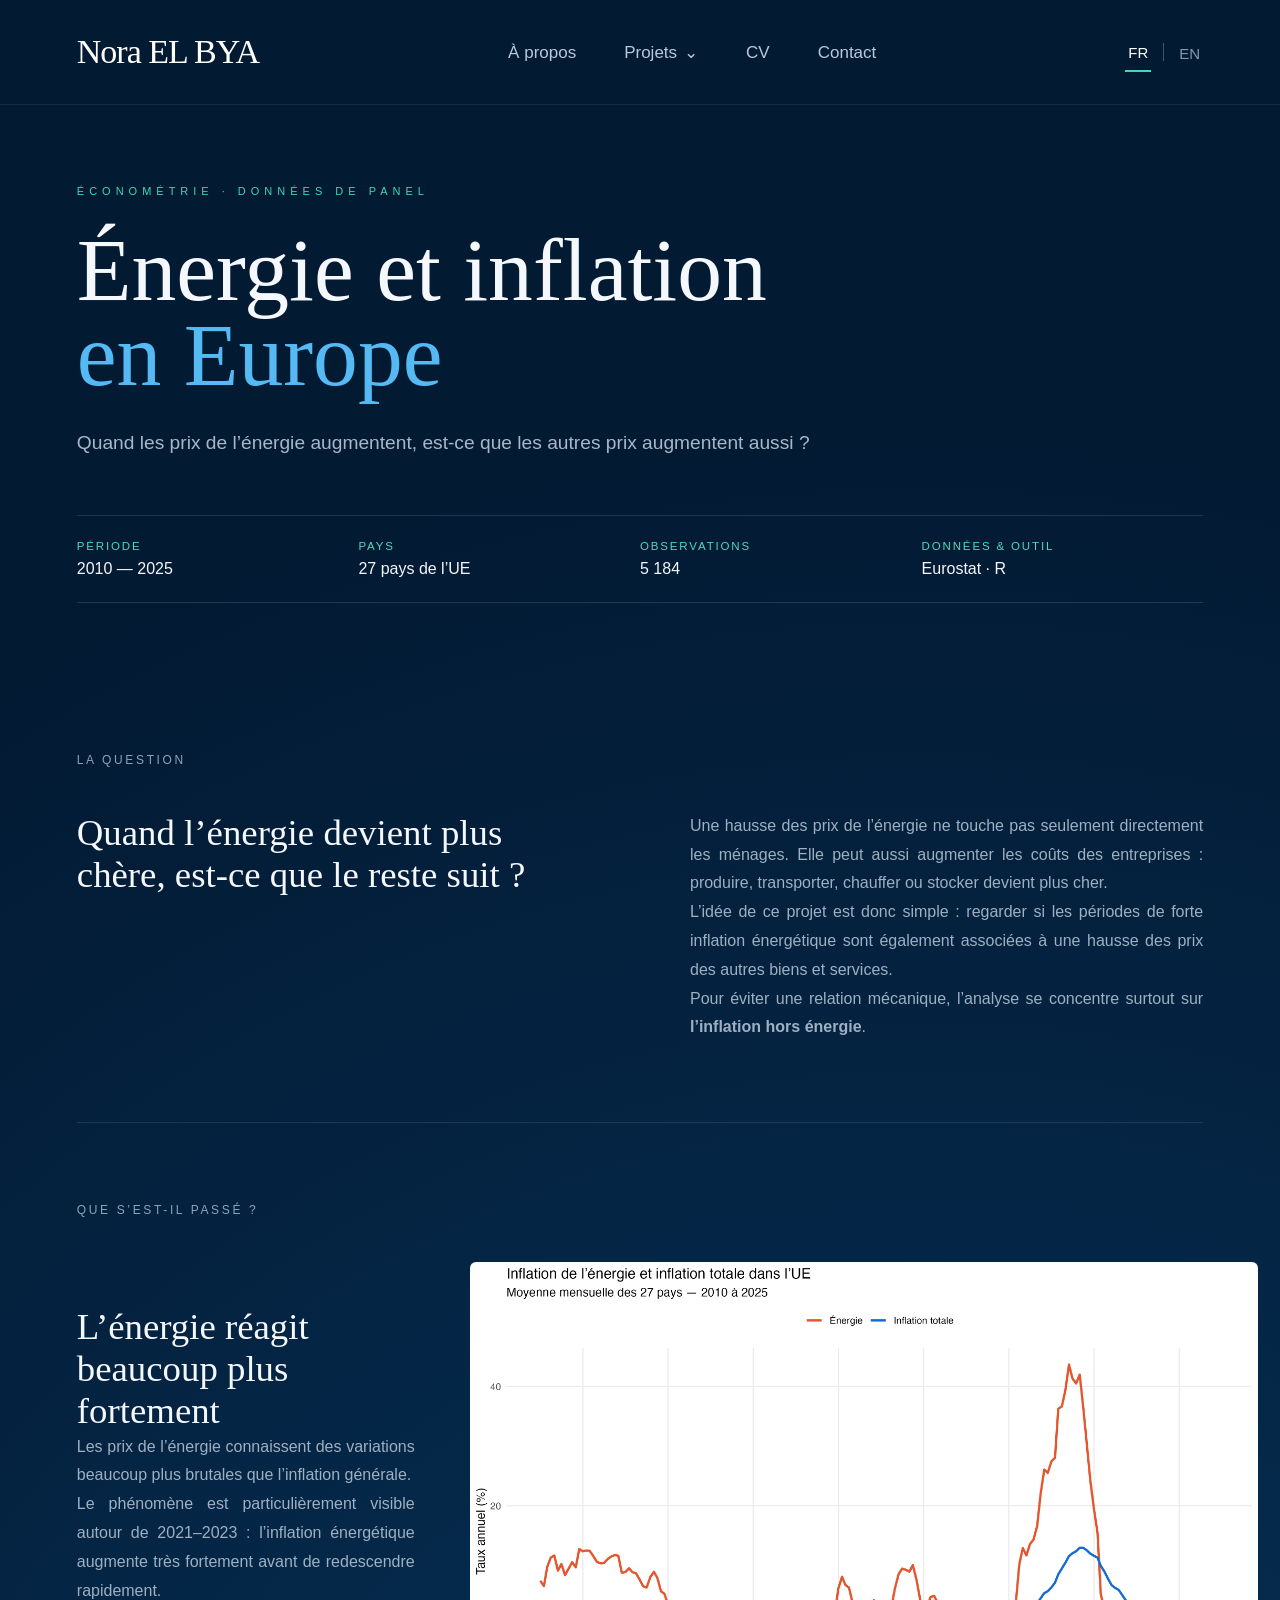
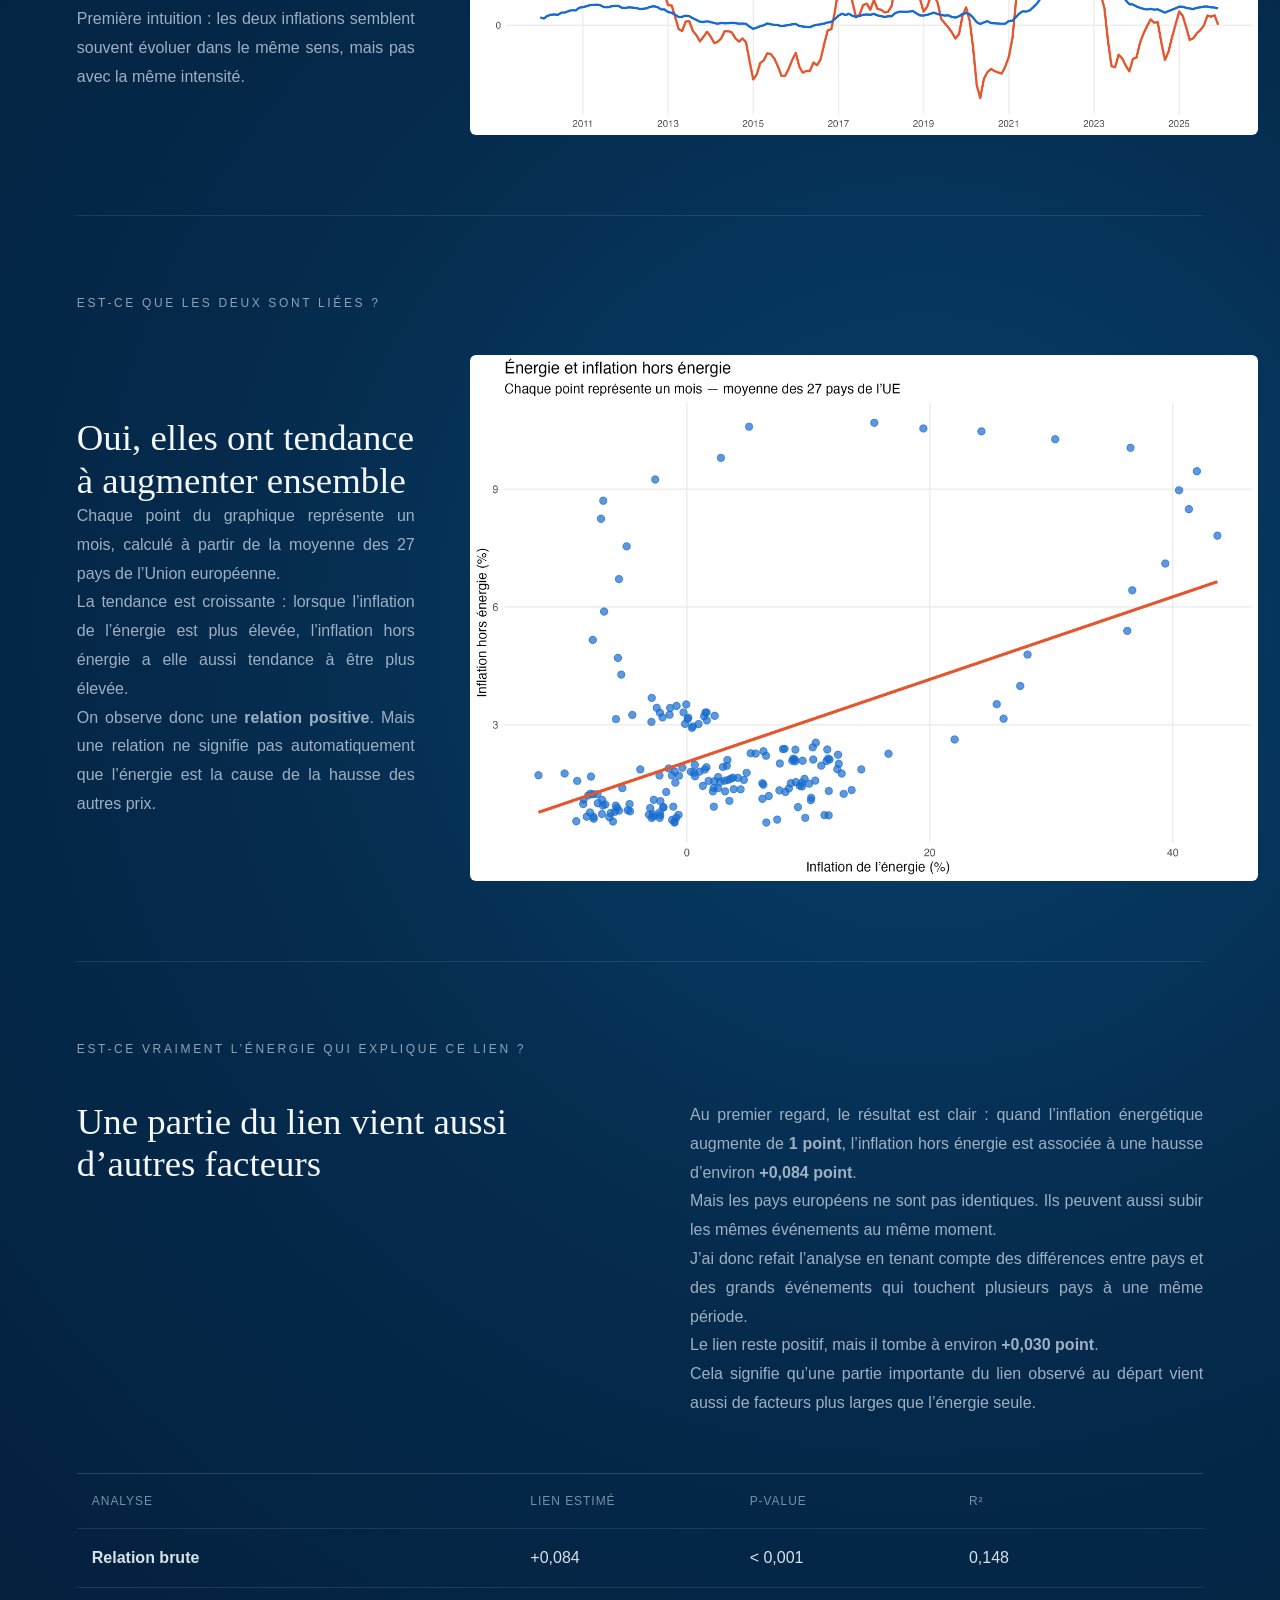
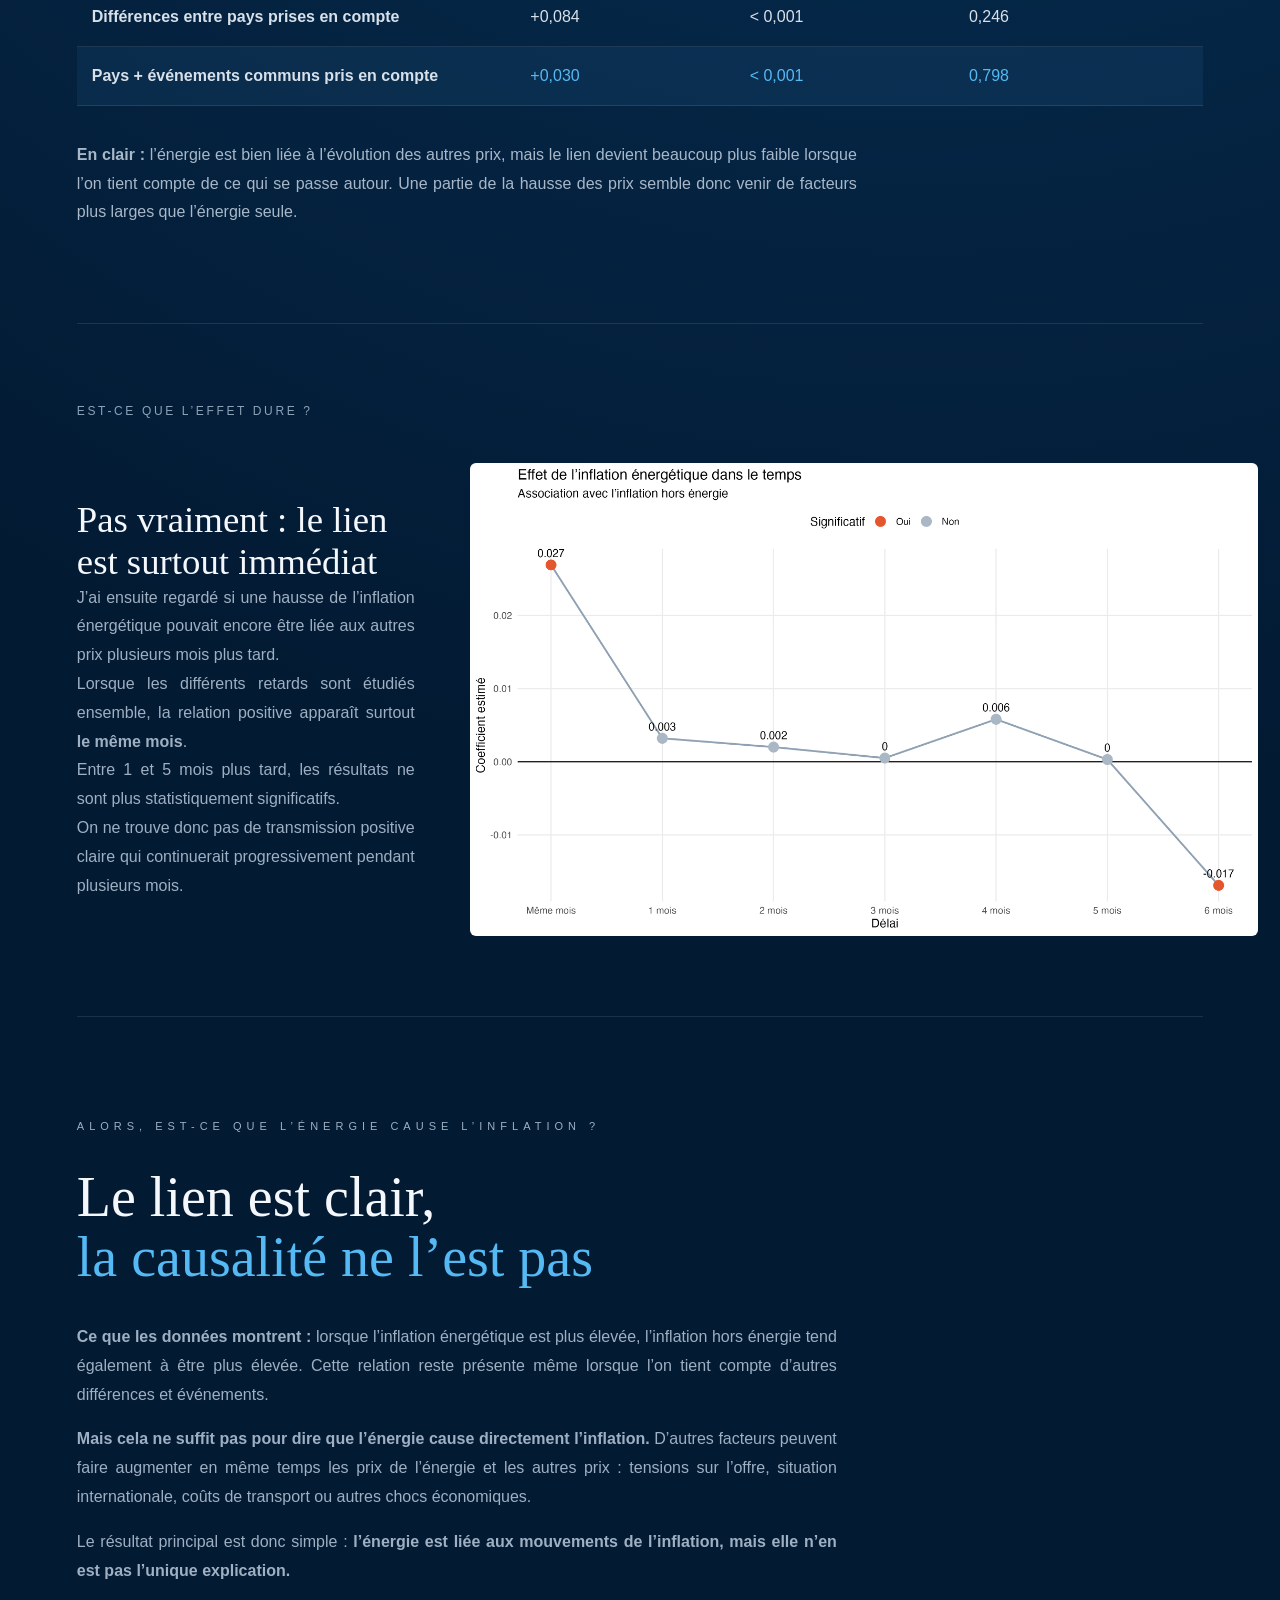
<file: energy-inflation.html>
<!DOCTYPE html>
<html lang="fr">

<head>
    <meta charset="UTF-8">
    <meta name="viewport" content="width=device-width, initial-scale=1.0">

    <title>Économétrie | Nora EL BYA</title>

    <link rel="stylesheet" href="style.css">
</head>

<body>

    <!-- HEADER -->

    <header class="main-header">

        <a href="index.html" class="logo">
            Nora EL BYA
        </a>

        <nav class="main-nav">

            <a href="about.html">
                À propos
            </a>

            <div class="projects-menu">

                <button id="projects-button" class="projects-button">
                    Projets
                    <span class="arrow">⌄</span>
                </button>

                <div id="mega-menu" class="mega-menu">

                    <div class="menu-column">

                        <p class="menu-title">
                            Analyse & modélisation
                        </p>

                        <a href="econometrics.html">
                            Économétrie
                        </a>

                        <a href="time-series.html">
                            Séries temporelles
                        </a>

                        <a href="machine-learning.html">
                            Machine Learning
                        </a>

                    </div>

                    <div class="menu-column">

                        <p class="menu-title">
                            Applications & recherche
                        </p>

                        <a href="data-products.html">
                            Data Products
                        </a>

                        <a href="research.html">
                            Recherche & réseaux
                        </a>

                    </div>

                </div>

            </div>

            <a href="cv.html">
                CV
            </a>

            <a href="contact.html">
                Contact
            </a>

        </nav>

        <div class="language-switch">

            <button
                class="language active"
                id="fr-button"
            >
                FR
            </button>

            <span></span>

            <button
                class="language"
                id="en-button"
            >
                EN
            </button>

        </div>

    </header>


    <!-- PROJET -->

    <main class="econ-page">


        <!-- INTRO -->

        <section class="econ-hero">

            <p class="page-label">
                ÉCONOMÉTRIE · DONNÉES DE PANEL
            </p>

            <h1>
                Énergie et inflation<br>
                <em>en Europe</em>
            </h1>

            <p class="econ-question">
                Quand les prix de l’énergie augmentent,
                est-ce que les autres prix augmentent aussi ?
            </p>


            <div class="econ-meta">

                <div>
                    <span>PÉRIODE</span>
                    <strong>2010 — 2025</strong>
                </div>

                <div>
                    <span>PAYS</span>
                    <strong>27 pays de l’UE</strong>
                </div>

                <div>
                    <span>OBSERVATIONS</span>
                    <strong>5 184</strong>
                </div>

                <div>
                    <span>DONNÉES & OUTIL</span>
                    <strong>Eurostat · R</strong>
                </div>

            </div>

        </section>


        <!-- QUESTION -->

        <section class="econ-section">

            <div class="econ-section-title">
                <p>LA QUESTION</p>
            </div>


            <div class="econ-columns">

                <h2>
                    Quand l’énergie devient plus chère,
                    est-ce que le reste suit ?
                </h2>


                <div>

                    <p>
                        Une hausse des prix de l’énergie ne touche pas seulement
                        directement les ménages. Elle peut aussi augmenter
                        les coûts des entreprises : produire, transporter,
                        chauffer ou stocker devient plus cher.
                    </p>

                    <p>
                        L’idée de ce projet est donc simple :
                        regarder si les périodes de forte inflation énergétique
                        sont également associées à une hausse des prix des
                        autres biens et services.
                    </p>

                    <p>
                        Pour éviter une relation mécanique,
                        l’analyse se concentre surtout sur
                        <strong>l’inflation hors énergie</strong>.
                    </p>

                </div>

            </div>

        </section>


        <!-- EVOLUTION -->

        <section class="econ-section">

            <div class="econ-section-title">
                <p>QUE S’EST-IL PASSÉ ?</p>
            </div>


            <div class="econ-visual">

                <div class="econ-visual-text">

                    <h2>
                        L’énergie réagit beaucoup plus fortement
                    </h2>

                    <p>
                        Les prix de l’énergie connaissent des variations
                        beaucoup plus brutales que l’inflation générale.
                    </p>

                    <p>
                        Le phénomène est particulièrement visible autour de
                        2021–2023 : l’inflation énergétique augmente très
                        fortement avant de redescendre rapidement.
                    </p>

                    <p>
                        Première intuition :
                        les deux inflations semblent souvent évoluer
                        dans le même sens, mais pas avec la même intensité.
                    </p>

                </div>


                <img
                    src="assets/econometrics/inflation_evolution.png"
                    alt="Évolution de l'inflation énergétique et totale"
                >

            </div>

        </section>


        <!-- RELATION -->

        <section class="econ-section">

            <div class="econ-section-title">
                <p>EST-CE QUE LES DEUX SONT LIÉES ?</p>
            </div>


            <div class="econ-visual">

                <div class="econ-visual-text">

                    <h2>
                        Oui, elles ont tendance à augmenter ensemble
                    </h2>

                    <p>
                        Chaque point du graphique représente un mois,
                        calculé à partir de la moyenne des 27 pays
                        de l’Union européenne.
                    </p>

                    <p>
                        La tendance est croissante :
                        lorsque l’inflation de l’énergie est plus élevée,
                        l’inflation hors énergie a elle aussi tendance
                        à être plus élevée.
                    </p>

                    <p>
                        On observe donc une
                        <strong>relation positive</strong>.
                        Mais une relation ne signifie pas automatiquement
                        que l’énergie est la cause de la hausse des autres prix.
                    </p>

                </div>


                <img
                    src="assets/econometrics/relation_inflation.png"
                    alt="Relation entre inflation énergétique et inflation hors énergie"
                >

            </div>

        </section>


        <!-- ANALYSE -->

        <section class="econ-section">

            <div class="econ-section-title">
                <p>EST-CE VRAIMENT L’ÉNERGIE QUI EXPLIQUE CE LIEN ?</p>
            </div>


            <div class="econ-columns">

                <h2>
                    Une partie du lien vient aussi
                    d’autres facteurs
                </h2>


                <div>

                    <p>
                        Au premier regard, le résultat est clair :
                        quand l’inflation énergétique augmente de
                        <strong>1 point</strong>,
                        l’inflation hors énergie est associée à une hausse
                        d’environ <strong>+0,084 point</strong>.
                    </p>

                    <p>
                        Mais les pays européens ne sont pas identiques.
                        Ils peuvent aussi subir les mêmes événements
                        au même moment.
                    </p>

                    <p>
                        J’ai donc refait l’analyse en tenant compte
                        des différences entre pays et des grands événements
                        qui touchent plusieurs pays à une même période.
                    </p>

                    <p>
                        Le lien reste positif,
                        mais il tombe à environ
                        <strong>+0,030 point</strong>.
                    </p>

                    <p>
                        Cela signifie qu’une partie importante du lien
                        observé au départ vient aussi de facteurs plus larges
                        que l’énergie seule.
                    </p>

                </div>

            </div>


            <div class="econ-table">

                <div class="econ-table-row econ-table-head">
                    <span>Analyse</span>
                    <span>Lien estimé</span>
                    <span>p-value</span>
                    <span>R²</span>
                </div>

                <div class="econ-table-row">
                    <strong>Relation brute</strong>
                    <span>+0,084</span>
                    <span>&lt; 0,001</span>
                    <span>0,148</span>
                </div>

                <div class="econ-table-row">
                    <strong>Différences entre pays prises en compte</strong>
                    <span>+0,084</span>
                    <span>&lt; 0,001</span>
                    <span>0,246</span>
                </div>

                <div class="econ-table-row econ-table-highlight">
                    <strong>Pays + événements communs pris en compte</strong>
                    <span>+0,030</span>
                    <span>&lt; 0,001</span>
                    <span>0,798</span>
                </div>

            </div>


            <p class="econ-highlight-text">
                <strong>En clair :</strong>
                l’énergie est bien liée à l’évolution des autres prix,
                mais le lien devient beaucoup plus faible lorsque l’on tient
                compte de ce qui se passe autour.
                Une partie de la hausse des prix semble donc venir
                de facteurs plus larges que l’énergie seule.
            </p>

        </section>


        <!-- RETARDS -->

        <section class="econ-section">

            <div class="econ-section-title">
                <p>EST-CE QUE L’EFFET DURE ?</p>
            </div>


            <div class="econ-visual">

                <div class="econ-visual-text">

                    <h2>
                        Pas vraiment :
                        le lien est surtout immédiat
                    </h2>

                    <p>
                        J’ai ensuite regardé si une hausse de l’inflation
                        énergétique pouvait encore être liée aux autres prix
                        plusieurs mois plus tard.
                    </p>

                    <p>
                        Lorsque les différents retards sont étudiés ensemble,
                        la relation positive apparaît surtout
                        <strong>le même mois</strong>.
                    </p>

                    <p>
                        Entre 1 et 5 mois plus tard,
                        les résultats ne sont plus statistiquement significatifs.
                    </p>

                    <p>
                        On ne trouve donc pas de transmission positive claire
                        qui continuerait progressivement pendant plusieurs mois.
                    </p>

                </div>


                <img
                    src="assets/econometrics/transmission_retards.png"
                    alt="Effet de l'inflation énergétique selon le délai"
                >

            </div>

        </section>


        <!-- CONCLUSION -->

        <section class="econ-conclusion">

            <p class="page-label">
                ALORS, EST-CE QUE L’ÉNERGIE CAUSE L’INFLATION ?
            </p>


            <h2>
                Le lien est clair,
                <em>la causalité ne l’est pas</em>
            </h2>


            <p>
                <strong>Ce que les données montrent :</strong>
                lorsque l’inflation énergétique est plus élevée,
                l’inflation hors énergie tend également à être plus élevée.
                Cette relation reste présente même lorsque l’on tient compte
                d’autres différences et événements.
            </p>

            <p>
                <strong>
                    Mais cela ne suffit pas pour dire que l’énergie
                    cause directement l’inflation.
                </strong>
                D’autres facteurs peuvent faire augmenter en même temps
                les prix de l’énergie et les autres prix :
                tensions sur l’offre, situation internationale,
                coûts de transport ou autres chocs économiques.
            </p>

            <p>
                Le résultat principal est donc simple :
                <strong>
                    l’énergie est liée aux mouvements de l’inflation,
                    mais elle n’en est pas l’unique explication.
                </strong>
            </p>

        </section>


    </main>


    <script src="script.js"></script>

</body>

</html>
</file>
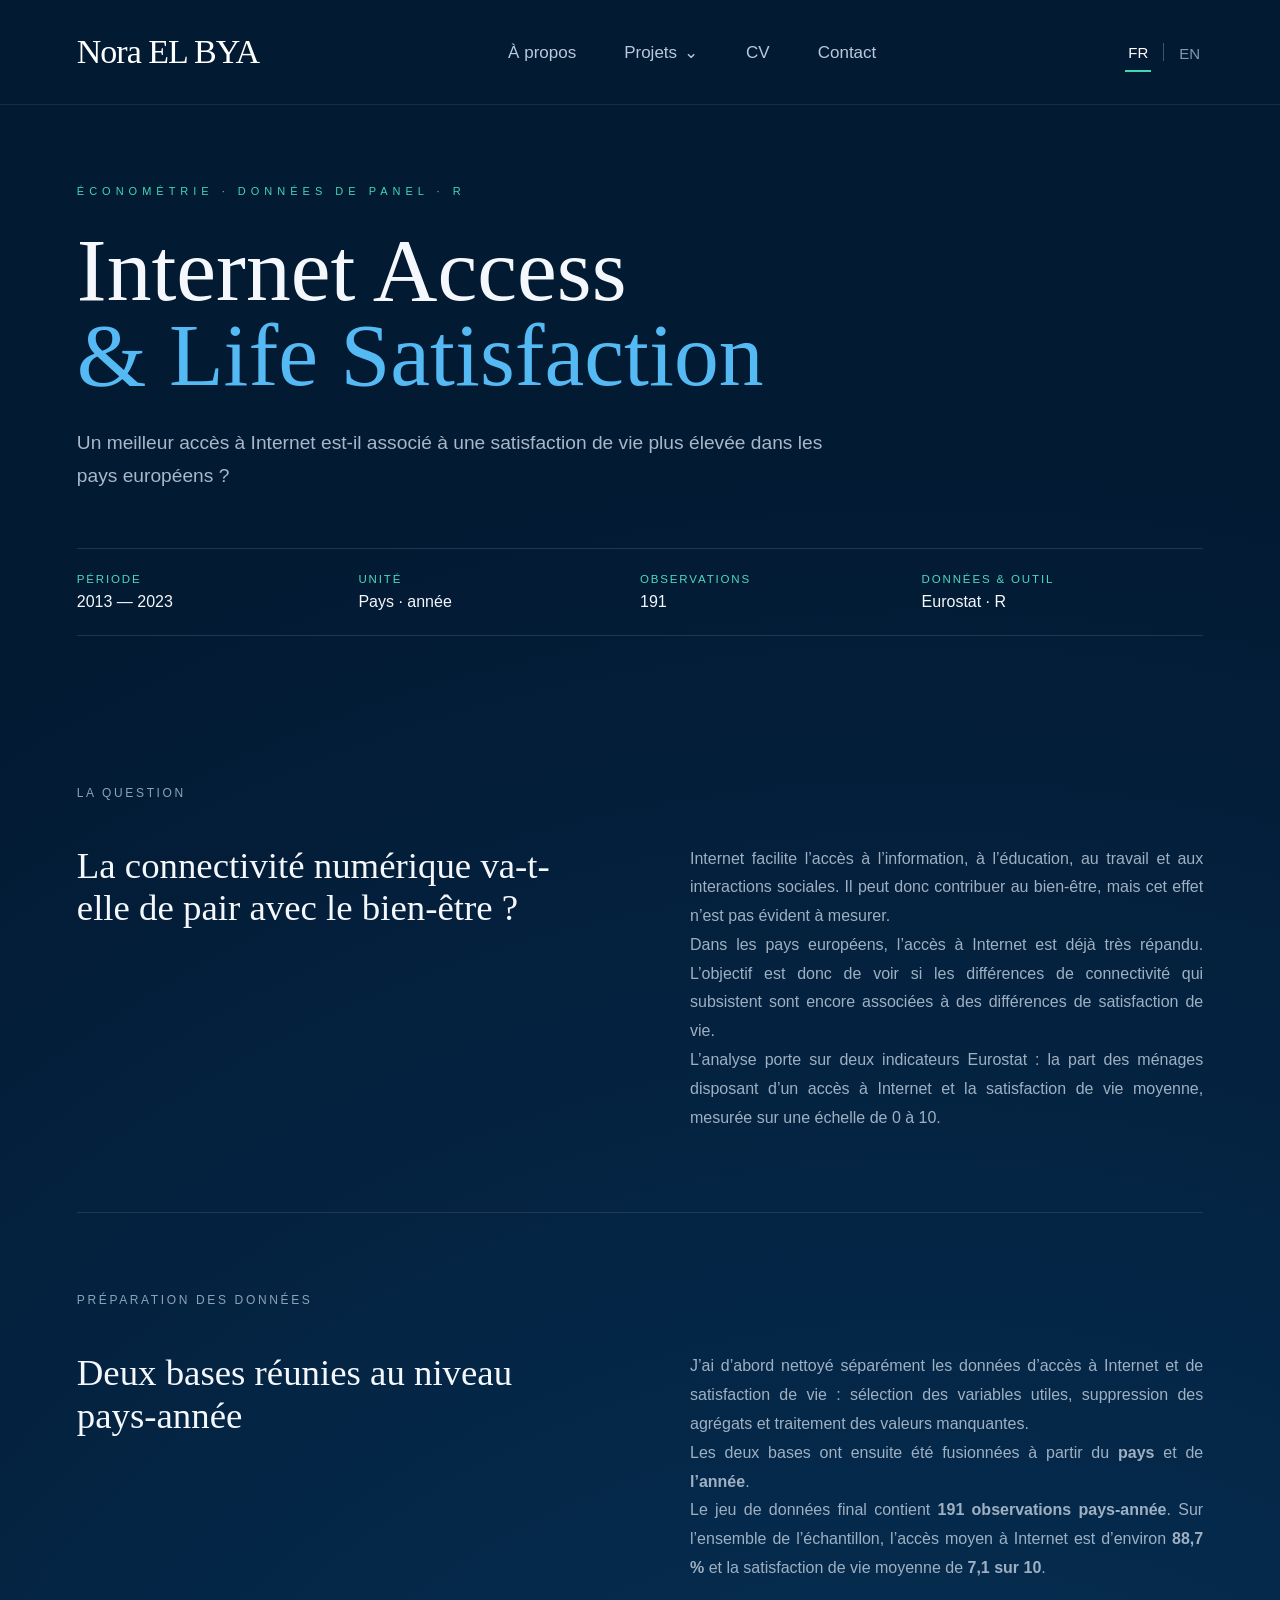
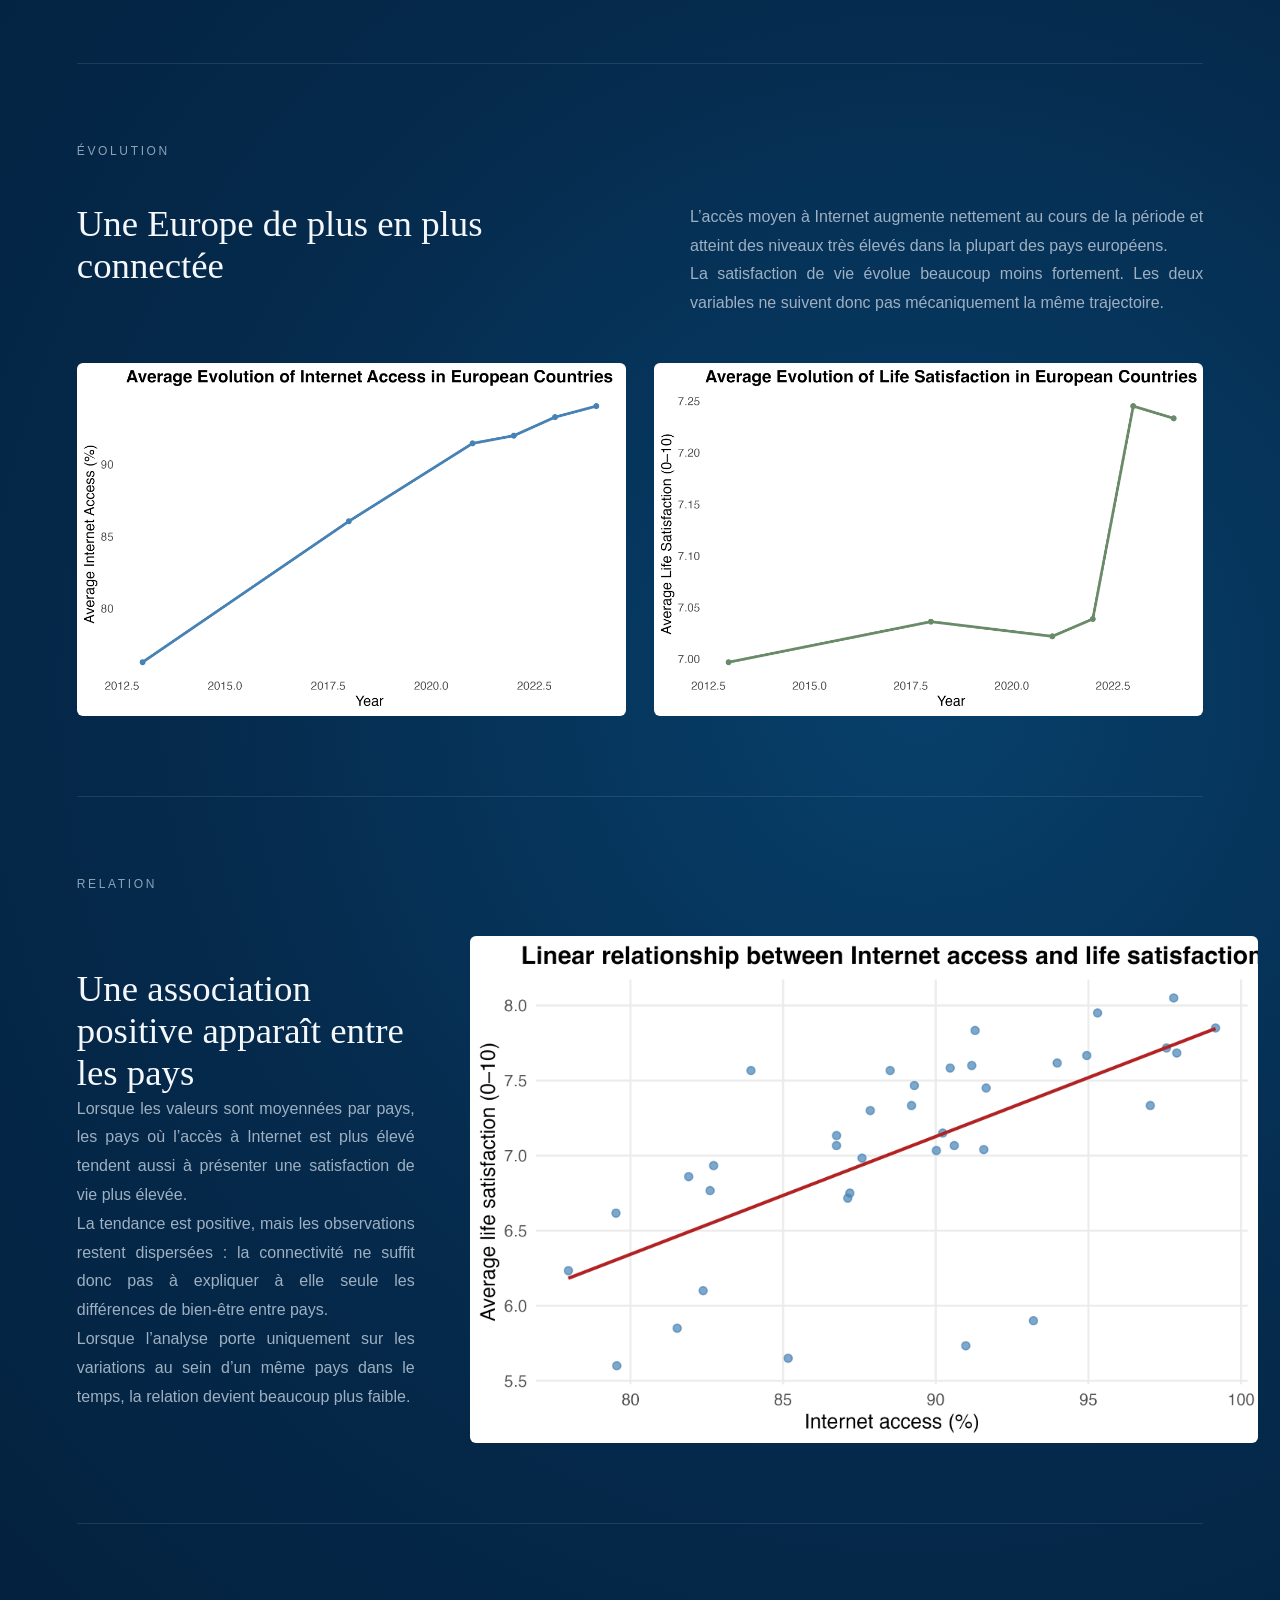
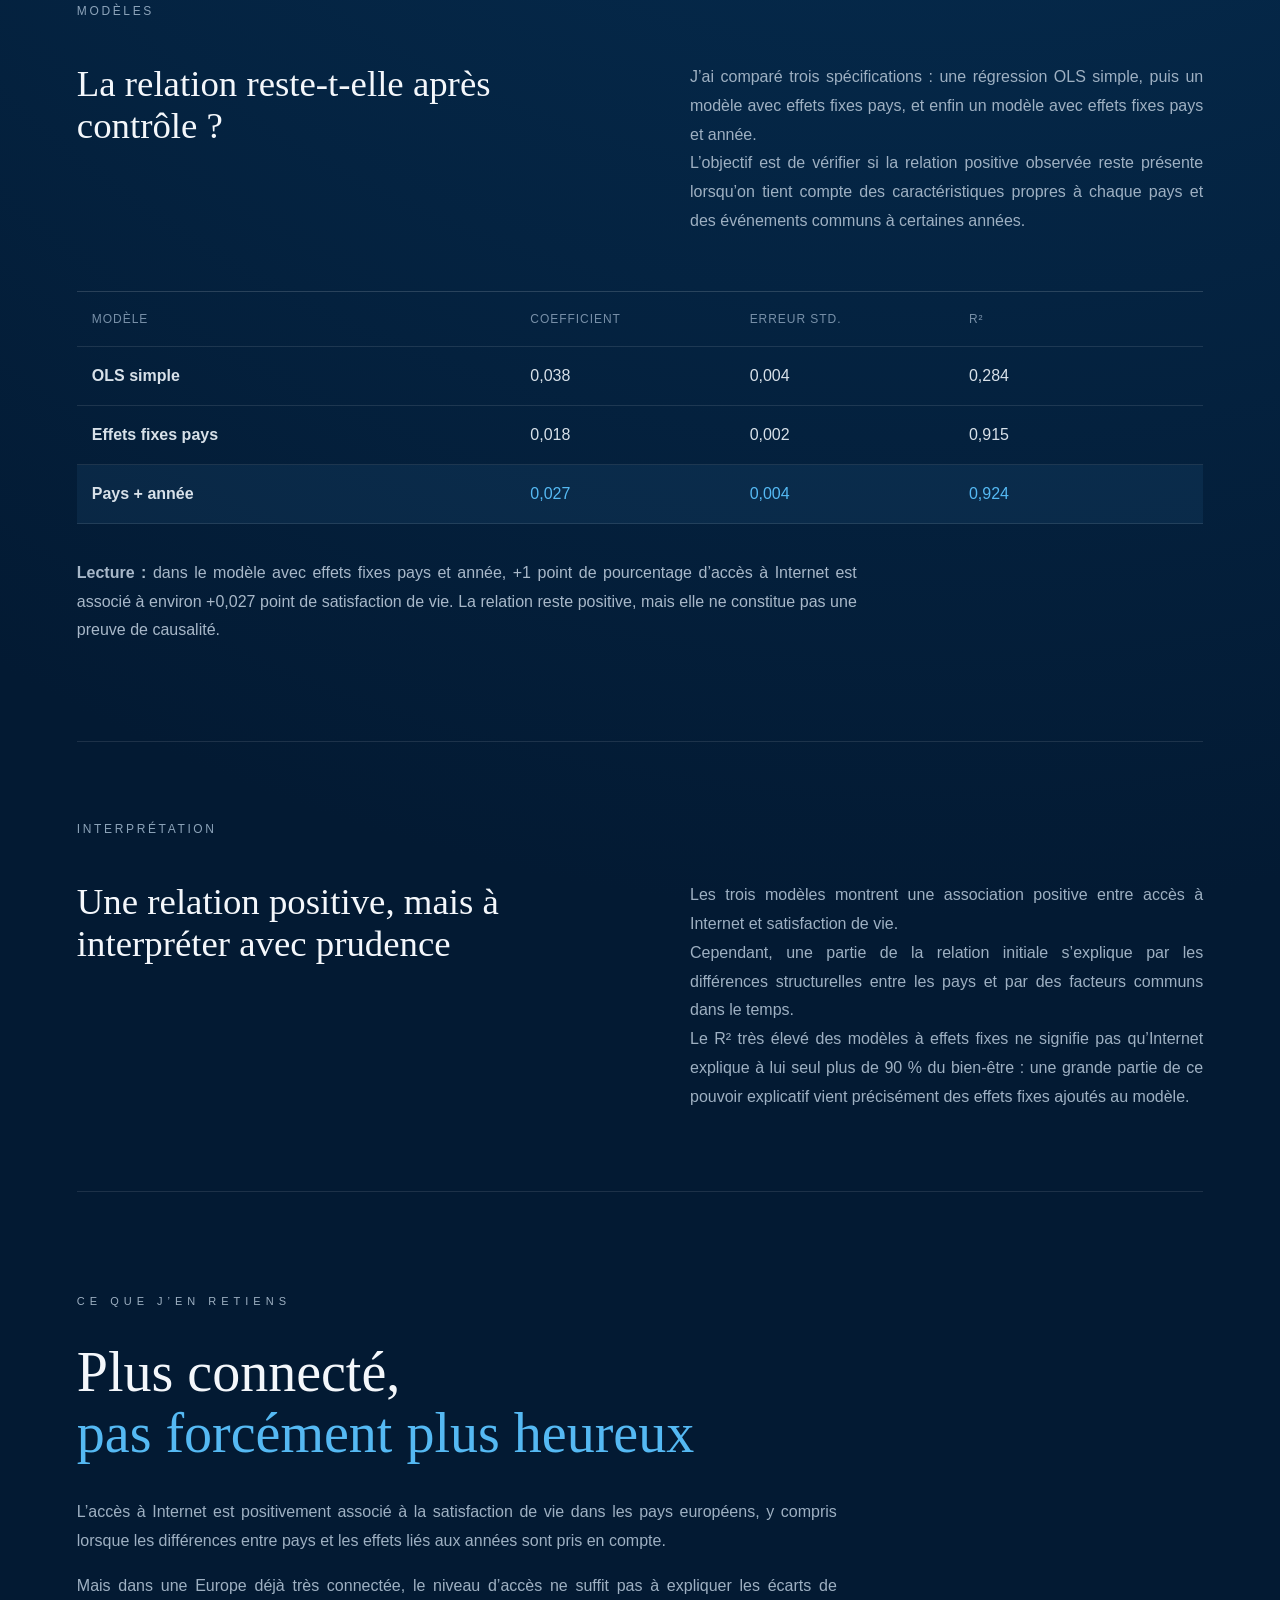
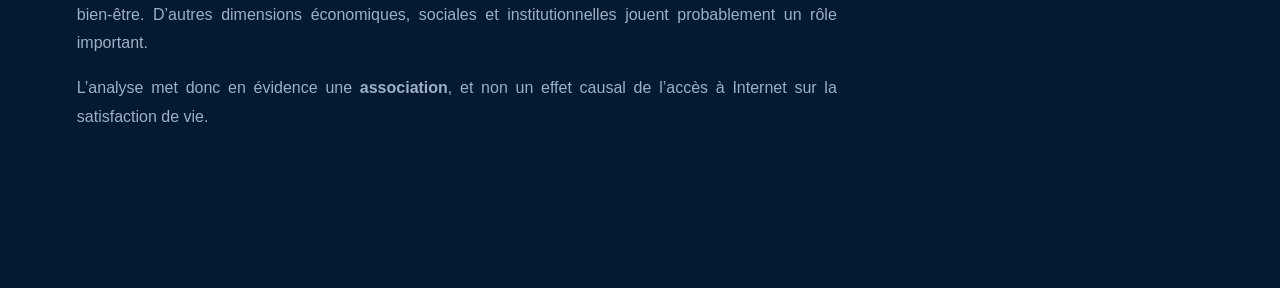
<file: internet-wellbeing.html>
<!DOCTYPE html>
<html lang="fr">

<head>
    <meta charset="UTF-8">
    <meta name="viewport" content="width=device-width, initial-scale=1.0">

    <title>Internet & bien-être | Nora EL BYA</title>

    <link rel="stylesheet" href="style.css">

    <style>

        .internet-page {
            width: 88%;
            max-width: 1500px;
            margin: 0 auto;
            padding-bottom: 100px;
        }

        .internet-graphs {
            margin-top: 45px;
            display: grid;
            grid-template-columns: 1fr 1fr;
            gap: 28px;
        }

        .internet-graphs img {
            width: 100%;
            display: block;
            border-radius: 6px;
        }

        @media (max-width: 900px) {

            .internet-graphs {
                grid-template-columns: 1fr;
            }

        }

    </style>

</head>

<body>


    <!-- HEADER -->

    <header class="main-header">

        <a href="index.html" class="logo">
            Nora EL BYA
        </a>


        <nav class="main-nav">

            <a href="about.html">
                À propos
            </a>


            <div class="projects-menu">

                <button
                    id="projects-button"
                    class="projects-button"
                >
                    Projets
                    <span class="arrow">⌄</span>
                </button>


                <div
                    id="mega-menu"
                    class="mega-menu"
                >

                    <div class="menu-column">

                        <p class="menu-title">
                            Analyse & modélisation
                        </p>

                        <a href="econometrics.html">
                            Économétrie
                        </a>

                        <a href="time-series.html">
                            Séries temporelles
                        </a>

                        <a href="machine-learning.html">
                            Machine Learning
                        </a>

                    </div>


                    <div class="menu-column">

                        <p class="menu-title">
                            Applications & recherche
                        </p>

                        <a href="data-products.html">
                            Data Products
                        </a>

                        <a href="research.html">
                            Recherche & réseaux
                        </a>

                    </div>

                </div>

            </div>


            <a href="cv.html">
                CV
            </a>

            <a href="contact.html">
                Contact
            </a>

        </nav>


        <div class="language-switch">

            <button
                class="language active"
                id="fr-button"
            >
                FR
            </button>

            <span></span>

            <button
                class="language"
                id="en-button"
            >
                EN
            </button>

        </div>

    </header>



    <!-- PAGE -->

    <main class="internet-page">


        <!-- INTRO -->

        <section class="econ-hero">

            <p class="page-label">
                ÉCONOMÉTRIE · DONNÉES DE PANEL · R
            </p>


            <h1>
                Internet Access<br>
                <em>& Life Satisfaction</em>
            </h1>


            <p class="econ-question">

                Un meilleur accès à Internet est-il associé
                à une satisfaction de vie plus élevée
                dans les pays européens ?

            </p>


            <div class="econ-meta">

                <div>

                    <span>PÉRIODE</span>

                    <strong>
                        2013 — 2023
                    </strong>

                </div>


                <div>

                    <span>UNITÉ</span>

                    <strong>
                        Pays · année
                    </strong>

                </div>


                <div>

                    <span>OBSERVATIONS</span>

                    <strong>
                        191
                    </strong>

                </div>


                <div>

                    <span>DONNÉES & OUTIL</span>

                    <strong>
                        Eurostat · R
                    </strong>

                </div>

            </div>

        </section>



        <!-- QUESTION -->

        <section class="econ-section">

            <div class="econ-section-title">

                <p>
                    LA QUESTION
                </p>

            </div>


            <div class="econ-columns">

                <h2>
                    La connectivité numérique
                    va-t-elle de pair avec le bien-être ?
                </h2>


                <div>

                    <p>

                        Internet facilite l’accès à l’information,
                        à l’éducation, au travail et aux interactions sociales.
                        Il peut donc contribuer au bien-être,
                        mais cet effet n’est pas évident à mesurer.

                    </p>


                    <p>

                        Dans les pays européens, l’accès à Internet
                        est déjà très répandu. L’objectif est donc de voir
                        si les différences de connectivité qui subsistent
                        sont encore associées à des différences
                        de satisfaction de vie.

                    </p>


                    <p>

                        L’analyse porte sur deux indicateurs Eurostat :
                        la part des ménages disposant d’un accès à Internet
                        et la satisfaction de vie moyenne,
                        mesurée sur une échelle de 0 à 10.

                    </p>

                </div>

            </div>

        </section>



        <!-- DONNÉES -->

        <section class="econ-section">

            <div class="econ-section-title">

                <p>
                    PRÉPARATION DES DONNÉES
                </p>

            </div>


            <div class="econ-columns">

                <h2>
                    Deux bases réunies
                    au niveau pays-année
                </h2>


                <div>

                    <p>

                        J’ai d’abord nettoyé séparément les données
                        d’accès à Internet et de satisfaction de vie :
                        sélection des variables utiles,
                        suppression des agrégats et traitement
                        des valeurs manquantes.

                    </p>


                    <p>

                        Les deux bases ont ensuite été fusionnées
                        à partir du <strong>pays</strong> et de
                        <strong>l’année</strong>.

                    </p>


                    <p>

                        Le jeu de données final contient
                        <strong>191 observations pays-année</strong>.
                        Sur l’ensemble de l’échantillon,
                        l’accès moyen à Internet est d’environ
                        <strong>88,7 %</strong> et la satisfaction
                        de vie moyenne de <strong>7,1 sur 10</strong>.

                    </p>

                </div>

            </div>

        </section>



        <!-- ÉVOLUTION -->

        <section class="econ-section">

            <div class="econ-section-title">

                <p>
                    ÉVOLUTION
                </p>

            </div>


            <div class="econ-columns">

                <h2>
                    Une Europe de plus
                    en plus connectée
                </h2>


                <div>

                    <p>

                        L’accès moyen à Internet augmente nettement
                        au cours de la période et atteint des niveaux
                        très élevés dans la plupart des pays européens.

                    </p>


                    <p>

                        La satisfaction de vie évolue beaucoup moins
                        fortement. Les deux variables ne suivent donc
                        pas mécaniquement la même trajectoire.

                    </p>

                </div>

            </div>


            <div class="internet-graphs">

                <img
                    src="assets/internet-wellbeing/internet_evolution.png"
                    alt="Évolution moyenne de l'accès à Internet"
                >


                <img
                    src="assets/internet-wellbeing/lifesat_evolution.png"
                    alt="Évolution moyenne de la satisfaction de vie"
                >

            </div>

        </section>



        <!-- RELATION -->

        <section class="econ-section">

            <div class="econ-section-title">

                <p>
                    RELATION
                </p>

            </div>


            <div class="econ-visual">


                <div class="econ-visual-text">

                    <h2>
                        Une association positive
                        apparaît entre les pays
                    </h2>


                    <p>

                        Lorsque les valeurs sont moyennées par pays,
                        les pays où l’accès à Internet est plus élevé
                        tendent aussi à présenter une satisfaction
                        de vie plus élevée.

                    </p>


                    <p>

                        La tendance est positive,
                        mais les observations restent dispersées :
                        la connectivité ne suffit donc pas
                        à expliquer à elle seule les différences
                        de bien-être entre pays.

                    </p>


                    <p>

                        Lorsque l’analyse porte uniquement sur
                        les variations au sein d’un même pays
                        dans le temps, la relation devient
                        beaucoup plus faible.

                    </p>

                </div>


                <img
                    src="assets/internet-wellbeing/internet_lifesat_relation.png"
                    alt="Relation entre accès à Internet et satisfaction de vie"
                >

            </div>

        </section>



        <!-- MODÈLES -->

        <section class="econ-section">

            <div class="econ-section-title">

                <p>
                    MODÈLES
                </p>

            </div>


            <div class="econ-columns">

                <h2>
                    La relation reste-t-elle
                    après contrôle ?
                </h2>


                <div>

                    <p>

                        J’ai comparé trois spécifications :
                        une régression OLS simple,
                        puis un modèle avec effets fixes pays,
                        et enfin un modèle avec effets fixes
                        pays et année.

                    </p>


                    <p>

                        L’objectif est de vérifier si la relation
                        positive observée reste présente lorsqu’on
                        tient compte des caractéristiques propres
                        à chaque pays et des événements communs
                        à certaines années.

                    </p>

                </div>

            </div>


            <div class="econ-table">

                <div class="econ-table-row econ-table-head">

                    <span>Modèle</span>
                    <span>Coefficient</span>
                    <span>Erreur std.</span>
                    <span>R²</span>

                </div>


                <div class="econ-table-row">

                    <strong>
                        OLS simple
                    </strong>

                    <span>
                        0,038
                    </span>

                    <span>
                        0,004
                    </span>

                    <span>
                        0,284
                    </span>

                </div>


                <div class="econ-table-row">

                    <strong>
                        Effets fixes pays
                    </strong>

                    <span>
                        0,018
                    </span>

                    <span>
                        0,002
                    </span>

                    <span>
                        0,915
                    </span>

                </div>


                <div class="econ-table-row econ-table-highlight">

                    <strong>
                        Pays + année
                    </strong>

                    <span>
                        0,027
                    </span>

                    <span>
                        0,004
                    </span>

                    <span>
                        0,924
                    </span>

                </div>

            </div>


            <p class="econ-highlight-text">

                <strong>Lecture :</strong>
                dans le modèle avec effets fixes pays et année,
                +1 point de pourcentage d’accès à Internet
                est associé à environ +0,027 point
                de satisfaction de vie.
                La relation reste positive,
                mais elle ne constitue pas une preuve de causalité.

            </p>

        </section>



        <!-- INTERPRÉTATION -->

        <section class="econ-section">

            <div class="econ-section-title">

                <p>
                    INTERPRÉTATION
                </p>

            </div>


            <div class="econ-columns">

                <h2>
                    Une relation positive,
                    mais à interpréter avec prudence
                </h2>


                <div>

                    <p>

                        Les trois modèles montrent une association
                        positive entre accès à Internet
                        et satisfaction de vie.

                    </p>


                    <p>

                        Cependant, une partie de la relation initiale
                        s’explique par les différences structurelles
                        entre les pays et par des facteurs communs
                        dans le temps.

                    </p>


                    <p>

                        Le R² très élevé des modèles à effets fixes
                        ne signifie pas qu’Internet explique à lui seul
                        plus de 90 % du bien-être :
                        une grande partie de ce pouvoir explicatif
                        vient précisément des effets fixes ajoutés
                        au modèle.

                    </p>

                </div>

            </div>

        </section>



        <!-- CONCLUSION -->

        <section class="econ-conclusion">

            <p class="page-label">
                CE QUE J’EN RETIENS
            </p>


            <h2>

                Plus connecté,
                <em>pas forcément plus heureux</em>

            </h2>


            <p>

                L’accès à Internet est positivement associé
                à la satisfaction de vie dans les pays européens,
                y compris lorsque les différences entre pays
                et les effets liés aux années sont pris en compte.

            </p>


            <p>

                Mais dans une Europe déjà très connectée,
                le niveau d’accès ne suffit pas à expliquer
                les écarts de bien-être.
                D’autres dimensions économiques, sociales
                et institutionnelles jouent probablement
                un rôle important.

            </p>


            <p>

                L’analyse met donc en évidence
                une <strong>association</strong>,
                et non un effet causal de l’accès à Internet
                sur la satisfaction de vie.

            </p>

        </section>


    </main>


    <script src="script.js"></script>

</body>

</html>
</file>
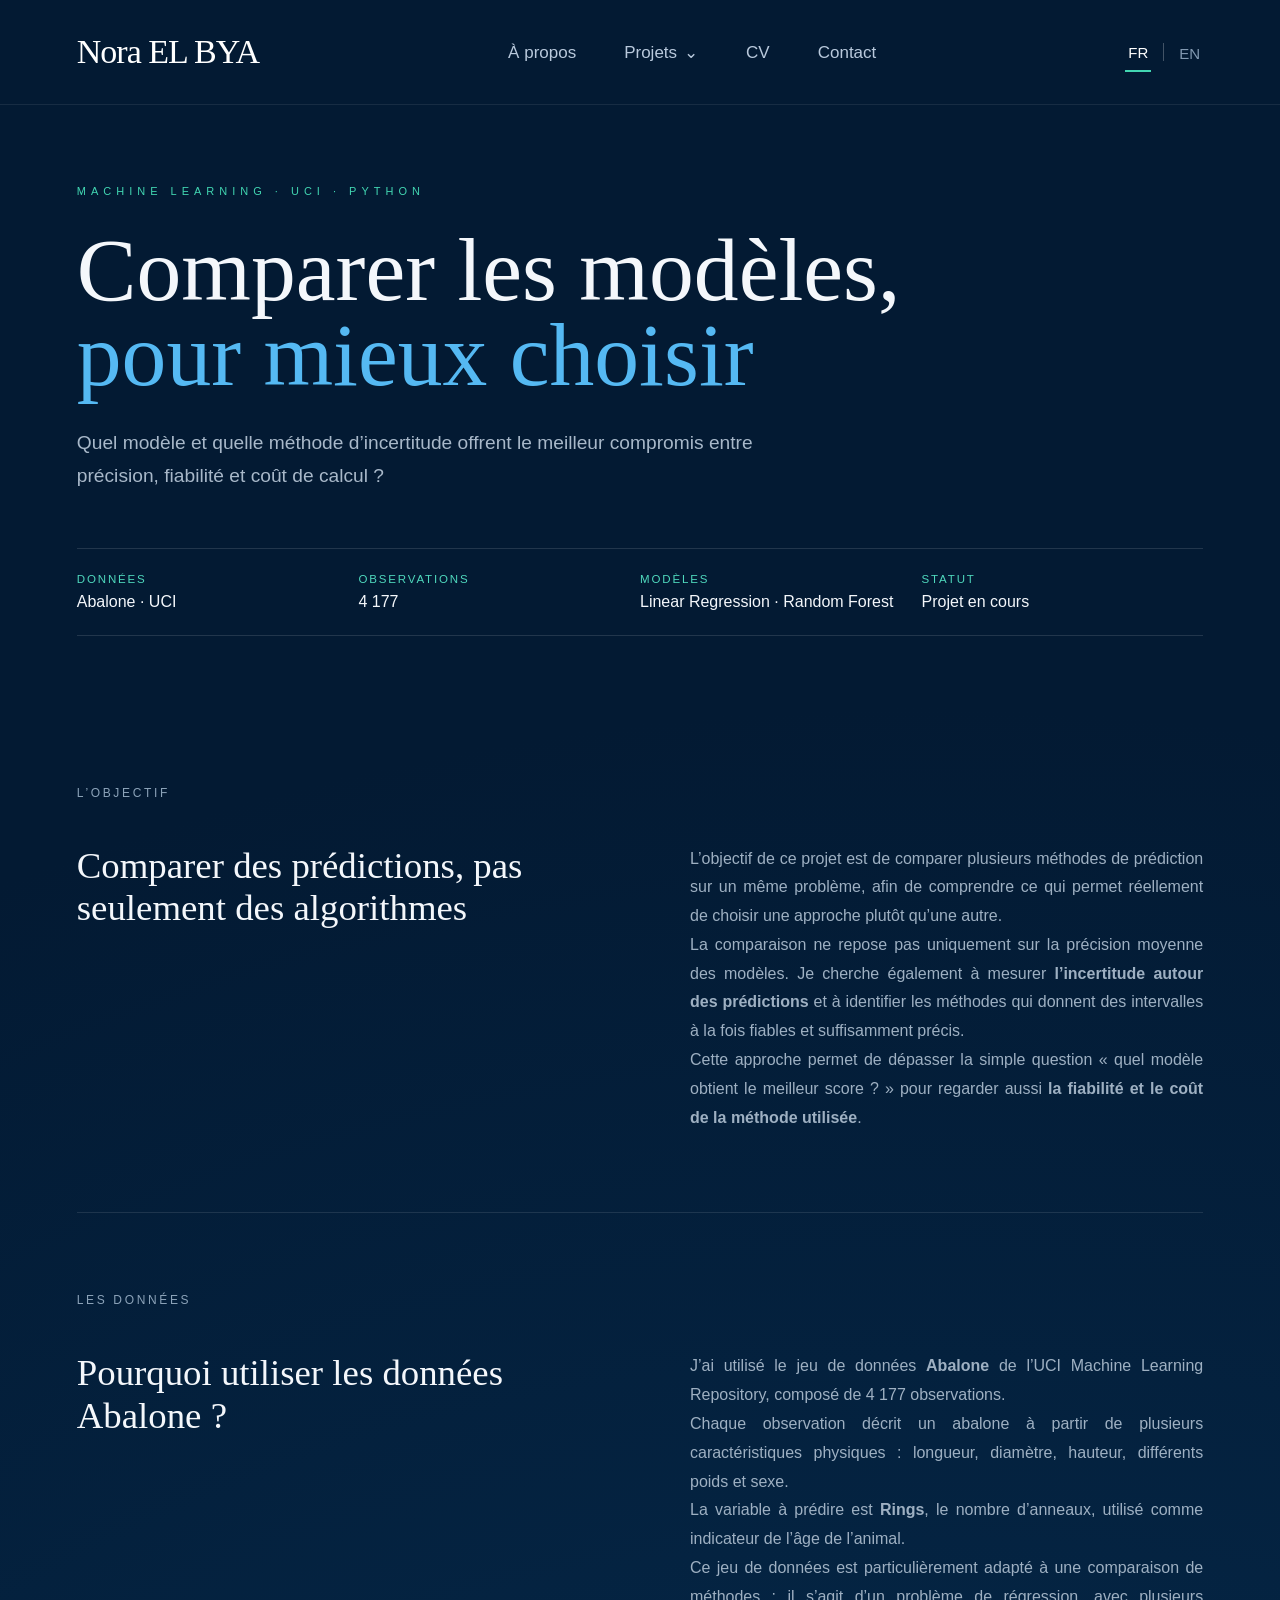
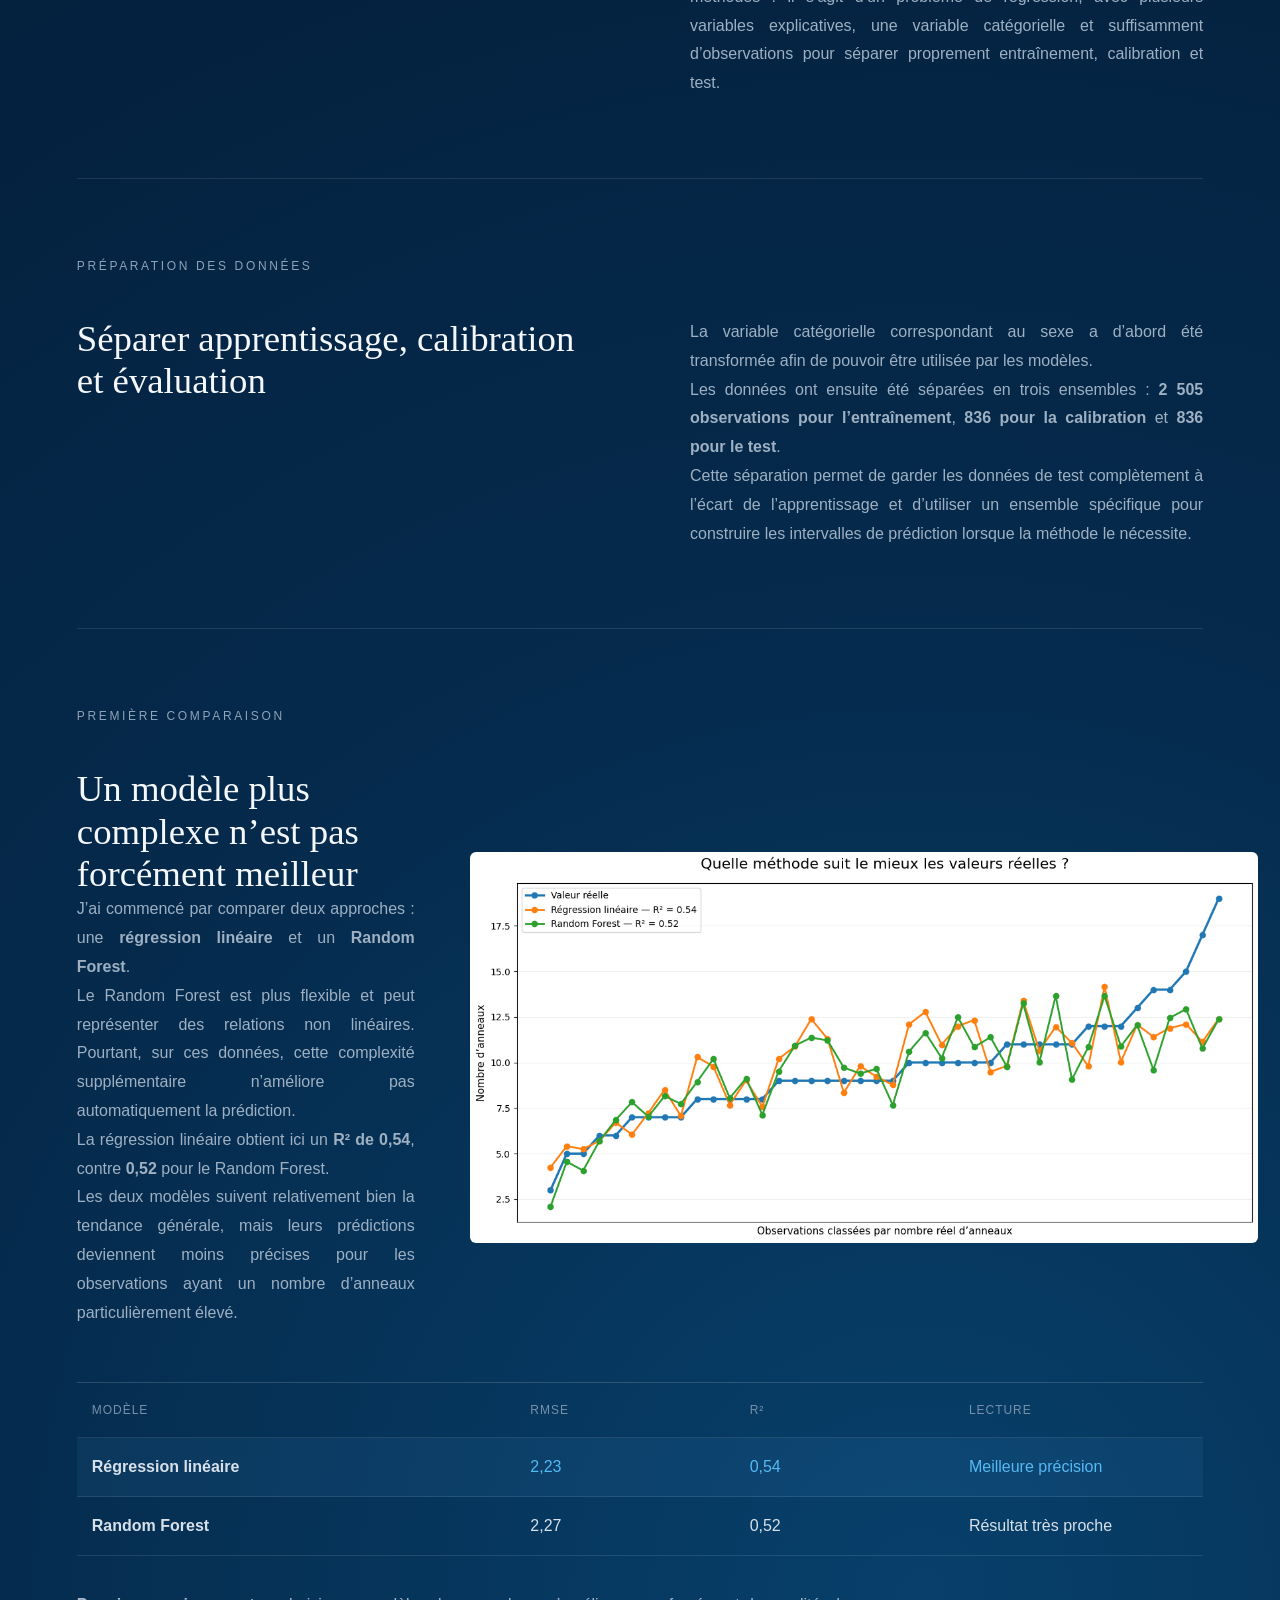
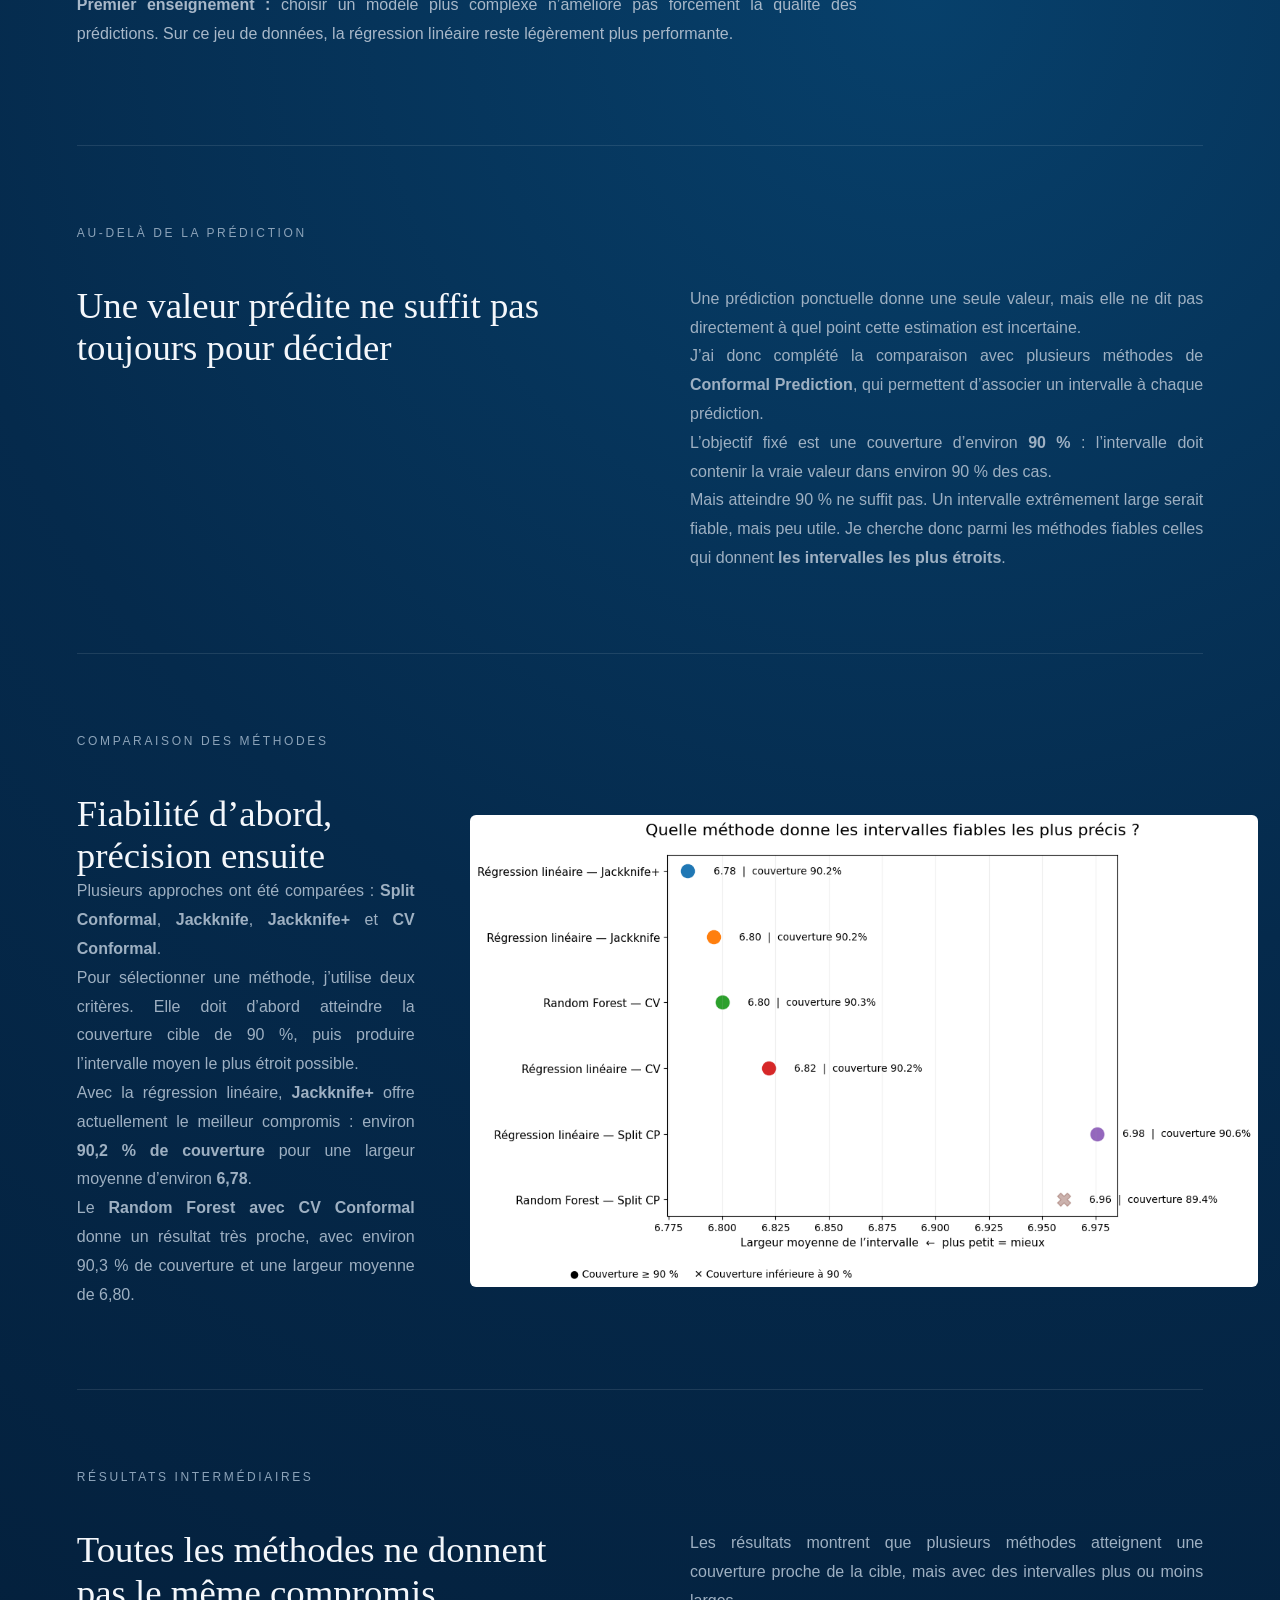
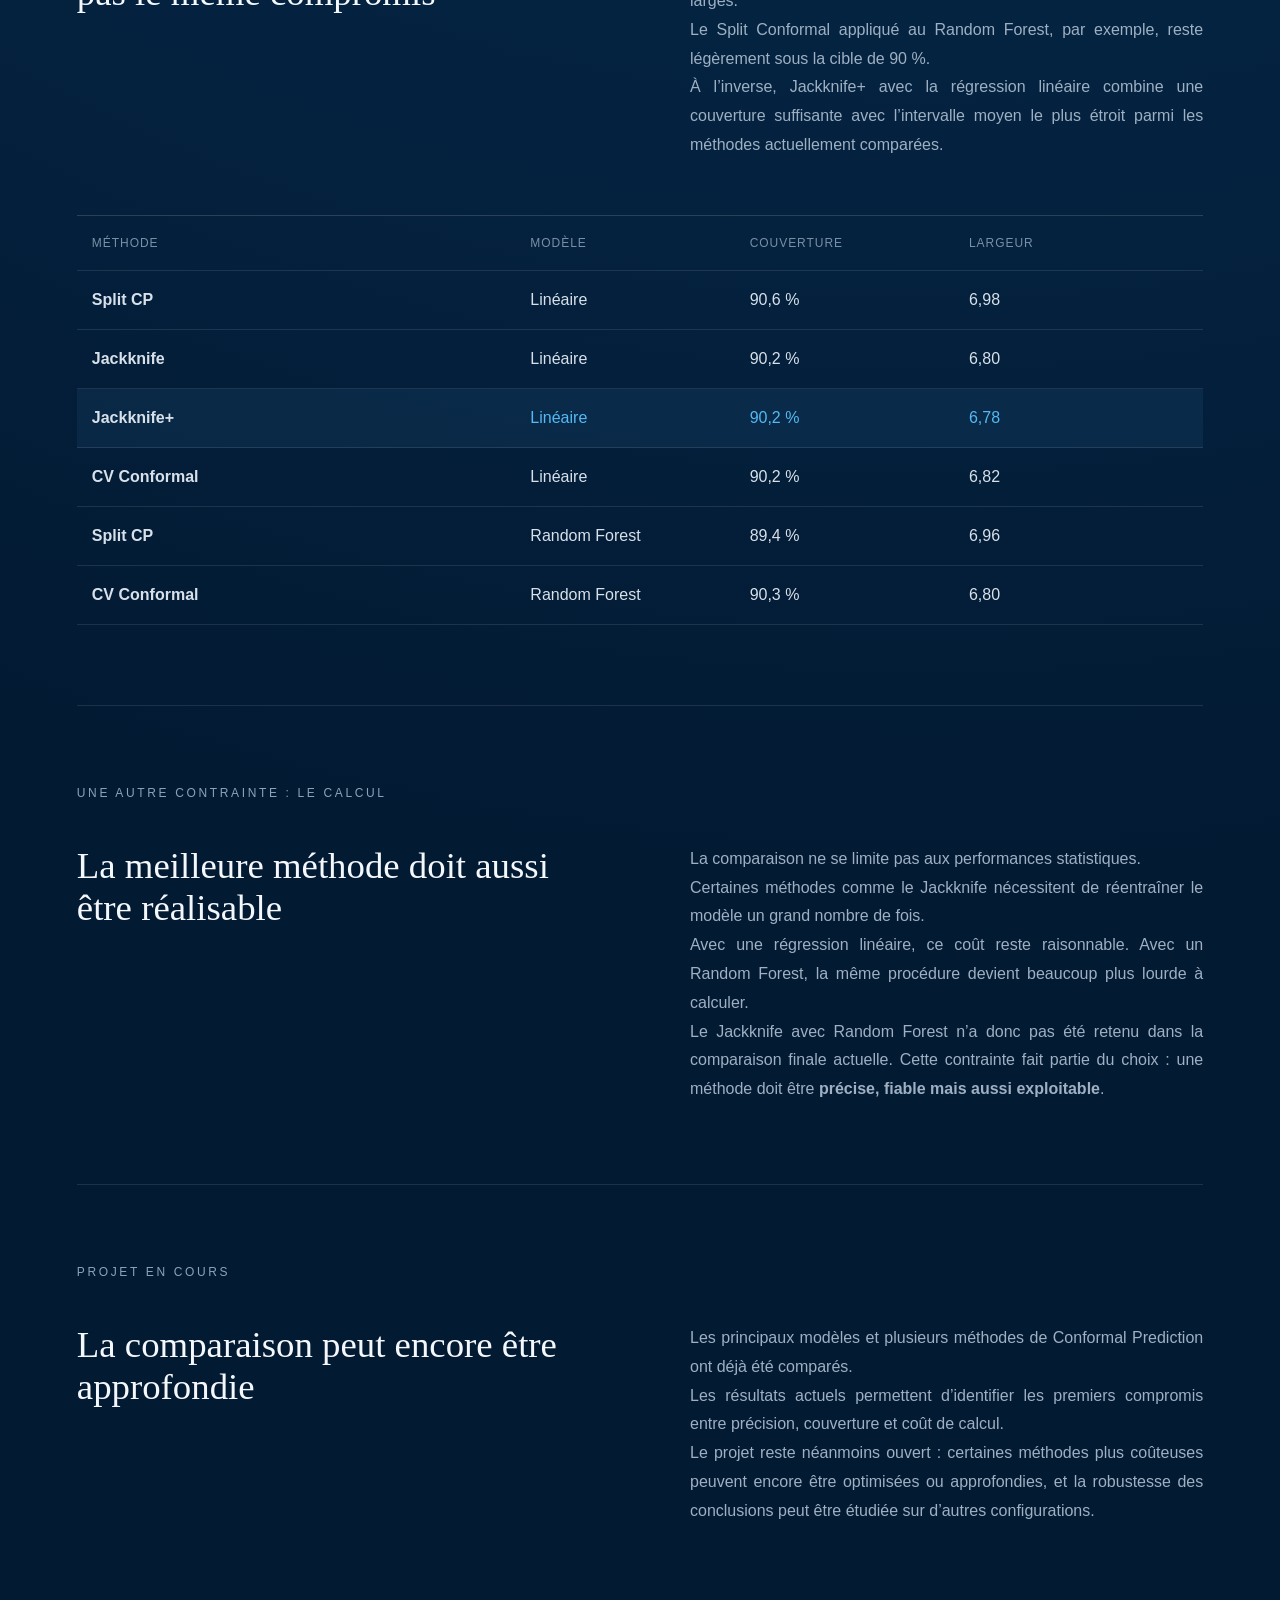
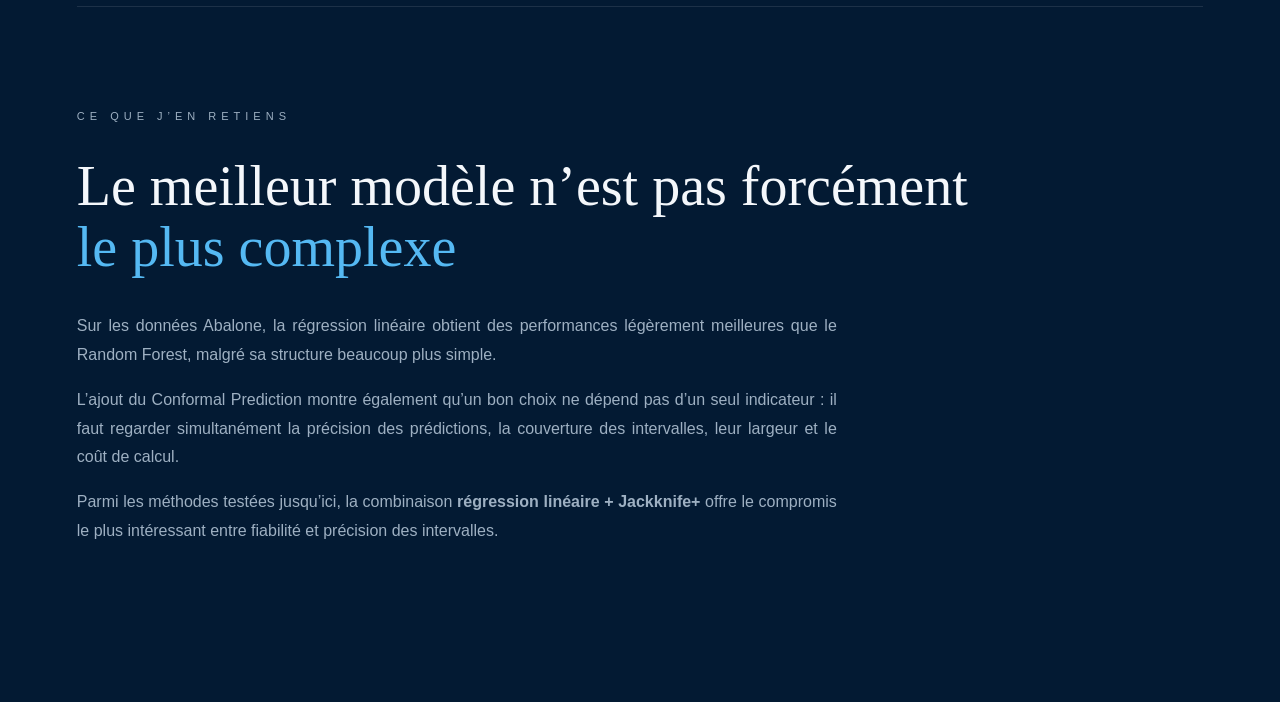
<file: machine-learning.html>
<!DOCTYPE html>
<html lang="fr">

<head>
    <meta charset="UTF-8">
    <meta name="viewport" content="width=device-width, initial-scale=1.0">

    <title>Machine Learning | Nora EL BYA</title>

    <link rel="stylesheet" href="style.css">

    <!--
        Même largeur que la page économétrie,
        sans utiliser la classe econ-page.
    -->
    <style>
        .ml-page {
            width: 88%;
            max-width: 1500px;
            margin: 0 auto;
            padding-bottom: 100px;
        }
    </style>

</head>

<body>


    <!-- HEADER -->

    <header class="main-header">

        <a href="index.html" class="logo">
            Nora EL BYA
        </a>


        <nav class="main-nav">

            <a href="about.html">
                À propos
            </a>


            <div class="projects-menu">

                <button
                    id="projects-button"
                    class="projects-button"
                >
                    Projets
                    <span class="arrow">⌄</span>
                </button>


                <div
                    id="mega-menu"
                    class="mega-menu"
                >

                    <div class="menu-column">

                        <p class="menu-title">
                            Analyse & modélisation
                        </p>

                        <a href="econometrics.html">
                            Économétrie
                        </a>

                        <a href="time-series.html">
                            Séries temporelles
                        </a>

                        <a href="machine-learning.html">
                            Machine Learning
                        </a>

                    </div>


                    <div class="menu-column">

                        <p class="menu-title">
                            Applications & recherche
                        </p>

                        <a href="data-products.html">
                            Data Products
                        </a>

                        <a href="research.html">
                            Recherche & réseaux
                        </a>

                    </div>

                </div>

            </div>


            <a href="cv.html">
                CV
            </a>

            <a href="contact.html">
                Contact
            </a>

        </nav>


        <div class="language-switch">

            <button
                class="language active"
                id="fr-button"
            >
                FR
            </button>

            <span></span>

            <button
                class="language"
                id="en-button"
            >
                EN
            </button>

        </div>

    </header>



    <!-- PAGE MACHINE LEARNING -->

    <main class="ml-page">


        <!-- INTRO -->

        <section class="econ-hero">

            <p class="page-label">
                MACHINE LEARNING · UCI · PYTHON
            </p>


            <h1>
                Comparer les modèles,<br>
                <em>pour mieux choisir</em>
            </h1>


            <p class="econ-question">

                Quel modèle et quelle méthode d’incertitude offrent
                le meilleur compromis entre précision,
                fiabilité et coût de calcul ?

            </p>


            <div class="econ-meta">

                <div>

                    <span>DONNÉES</span>

                    <strong>
                        Abalone · UCI
                    </strong>

                </div>


                <div>

                    <span>OBSERVATIONS</span>

                    <strong>
                        4 177
                    </strong>

                </div>


                <div>

                    <span>MODÈLES</span>

                    <strong>
                        Linear Regression · Random Forest
                    </strong>

                </div>


                <div>

                    <span>STATUT</span>

                    <strong>
                        Projet en cours
                    </strong>

                </div>

            </div>

        </section>



        <!-- OBJECTIF -->

        <section class="econ-section">

            <div class="econ-section-title">

                <p>
                    L’OBJECTIF
                </p>

            </div>


            <div class="econ-columns">

                <h2>
                    Comparer des prédictions,
                    pas seulement des algorithmes
                </h2>


                <div>

                    <p>

                        L’objectif de ce projet est de comparer plusieurs
                        méthodes de prédiction sur un même problème,
                        afin de comprendre ce qui permet réellement
                        de choisir une approche plutôt qu’une autre.

                    </p>


                    <p>

                        La comparaison ne repose pas uniquement sur
                        la précision moyenne des modèles.
                        Je cherche également à mesurer
                        <strong>l’incertitude autour des prédictions</strong>
                        et à identifier les méthodes qui donnent
                        des intervalles à la fois fiables et suffisamment précis.

                    </p>


                    <p>

                        Cette approche permet de dépasser la simple question
                        « quel modèle obtient le meilleur score ? »
                        pour regarder aussi
                        <strong>la fiabilité et le coût de la méthode utilisée</strong>.

                    </p>

                </div>

            </div>

        </section>



        <!-- DONNÉES -->

        <section class="econ-section">

            <div class="econ-section-title">

                <p>
                    LES DONNÉES
                </p>

            </div>


            <div class="econ-columns">

                <h2>
                    Pourquoi utiliser
                    les données Abalone ?
                </h2>


                <div>

                    <p>

                        J’ai utilisé le jeu de données
                        <strong>Abalone</strong> de l’UCI Machine Learning Repository,
                        composé de 4 177 observations.

                    </p>


                    <p>

                        Chaque observation décrit un abalone à partir
                        de plusieurs caractéristiques physiques :
                        longueur, diamètre, hauteur,
                        différents poids et sexe.

                    </p>


                    <p>

                        La variable à prédire est
                        <strong>Rings</strong>, le nombre d’anneaux,
                        utilisé comme indicateur de l’âge de l’animal.

                    </p>


                    <p>

                        Ce jeu de données est particulièrement adapté
                        à une comparaison de méthodes :
                        il s’agit d’un problème de régression,
                        avec plusieurs variables explicatives,
                        une variable catégorielle et suffisamment
                        d’observations pour séparer proprement
                        entraînement, calibration et test.

                    </p>

                </div>

            </div>

        </section>



        <!-- PRÉPARATION -->

        <section class="econ-section">

            <div class="econ-section-title">

                <p>
                    PRÉPARATION DES DONNÉES
                </p>

            </div>


            <div class="econ-columns">

                <h2>
                    Séparer apprentissage,
                    calibration et évaluation
                </h2>


                <div>

                    <p>

                        La variable catégorielle correspondant au sexe
                        a d’abord été transformée afin de pouvoir être
                        utilisée par les modèles.

                    </p>


                    <p>

                        Les données ont ensuite été séparées en trois ensembles :
                        <strong>2 505 observations pour l’entraînement</strong>,
                        <strong>836 pour la calibration</strong>
                        et <strong>836 pour le test</strong>.

                    </p>


                    <p>

                        Cette séparation permet de garder les données de test
                        complètement à l’écart de l’apprentissage
                        et d’utiliser un ensemble spécifique pour construire
                        les intervalles de prédiction lorsque la méthode
                        le nécessite.

                    </p>

                </div>

            </div>

        </section>



        <!-- MODÈLES -->

        <section class="econ-section">

            <div class="econ-section-title">

                <p>
                    PREMIÈRE COMPARAISON
                </p>

            </div>


            <div class="econ-visual">


                <div class="econ-visual-text">

                    <h2>
                        Un modèle plus complexe
                        n’est pas forcément meilleur
                    </h2>


                    <p>

                        J’ai commencé par comparer deux approches :
                        une <strong>régression linéaire</strong>
                        et un <strong>Random Forest</strong>.

                    </p>


                    <p>

                        Le Random Forest est plus flexible
                        et peut représenter des relations non linéaires.
                        Pourtant, sur ces données,
                        cette complexité supplémentaire n’améliore pas
                        automatiquement la prédiction.

                    </p>


                    <p>

                        La régression linéaire obtient ici
                        un <strong>R² de 0,54</strong>,
                        contre <strong>0,52</strong>
                        pour le Random Forest.

                    </p>


                    <p>

                        Les deux modèles suivent relativement bien
                        la tendance générale,
                        mais leurs prédictions deviennent moins précises
                        pour les observations ayant un nombre
                        d’anneaux particulièrement élevé.

                    </p>

                </div>


                <img
                    src="assets/machine-learning/comparaison_predictions.png"
                    alt="Comparaison des valeurs réelles avec les prédictions de la régression linéaire et du Random Forest"
                >

            </div>



            <div class="econ-table">

                <div class="econ-table-row econ-table-head">

                    <span>Modèle</span>
                    <span>RMSE</span>
                    <span>R²</span>
                    <span>Lecture</span>

                </div>


                <div class="econ-table-row econ-table-highlight">

                    <strong>
                        Régression linéaire
                    </strong>

                    <span>
                        2,23
                    </span>

                    <span>
                        0,54
                    </span>

                    <span>
                        Meilleure précision
                    </span>

                </div>


                <div class="econ-table-row">

                    <strong>
                        Random Forest
                    </strong>

                    <span>
                        2,27
                    </span>

                    <span>
                        0,52
                    </span>

                    <span>
                        Résultat très proche
                    </span>

                </div>

            </div>


            <p class="econ-highlight-text">

                <strong>Premier enseignement :</strong>
                choisir un modèle plus complexe n’améliore pas forcément
                la qualité des prédictions.
                Sur ce jeu de données, la régression linéaire
                reste légèrement plus performante.

            </p>

        </section>



        <!-- INCERTITUDE -->

        <section class="econ-section">

            <div class="econ-section-title">

                <p>
                    AU-DELÀ DE LA PRÉDICTION
                </p>

            </div>


            <div class="econ-columns">

                <h2>
                    Une valeur prédite ne suffit pas
                    toujours pour décider
                </h2>


                <div>

                    <p>

                        Une prédiction ponctuelle donne une seule valeur,
                        mais elle ne dit pas directement
                        à quel point cette estimation est incertaine.

                    </p>


                    <p>

                        J’ai donc complété la comparaison
                        avec plusieurs méthodes de
                        <strong>Conformal Prediction</strong>,
                        qui permettent d’associer
                        un intervalle à chaque prédiction.

                    </p>


                    <p>

                        L’objectif fixé est une couverture d’environ
                        <strong>90 %</strong> :
                        l’intervalle doit contenir la vraie valeur
                        dans environ 90 % des cas.

                    </p>


                    <p>

                        Mais atteindre 90 % ne suffit pas.
                        Un intervalle extrêmement large serait fiable,
                        mais peu utile.
                        Je cherche donc parmi les méthodes fiables
                        celles qui donnent
                        <strong>les intervalles les plus étroits</strong>.

                    </p>

                </div>

            </div>

        </section>



        <!-- MÉTHODES CONFORMAL -->

        <section class="econ-section">

            <div class="econ-section-title">

                <p>
                    COMPARAISON DES MÉTHODES
                </p>

            </div>


            <div class="econ-visual">


                <div class="econ-visual-text">

                    <h2>
                        Fiabilité d’abord,
                        précision ensuite
                    </h2>


                    <p>

                        Plusieurs approches ont été comparées :
                        <strong>Split Conformal</strong>,
                        <strong>Jackknife</strong>,
                        <strong>Jackknife+</strong>
                        et <strong>CV Conformal</strong>.

                    </p>


                    <p>

                        Pour sélectionner une méthode,
                        j’utilise deux critères.
                        Elle doit d’abord atteindre
                        la couverture cible de 90 %,
                        puis produire l’intervalle moyen
                        le plus étroit possible.

                    </p>


                    <p>

                        Avec la régression linéaire,
                        <strong>Jackknife+</strong>
                        offre actuellement le meilleur compromis :
                        environ <strong>90,2 % de couverture</strong>
                        pour une largeur moyenne d’environ
                        <strong>6,78</strong>.

                    </p>


                    <p>

                        Le <strong>Random Forest avec CV Conformal</strong>
                        donne un résultat très proche,
                        avec environ 90,3 % de couverture
                        et une largeur moyenne de 6,80.

                    </p>

                </div>


                <img
                    src="assets/machine-learning/comparaison_methodes.png"
                    alt="Comparaison des méthodes de Conformal Prediction selon leur couverture et la largeur des intervalles"
                >

            </div>

        </section>



        <!-- TABLEAU -->

        <section class="econ-section">

            <div class="econ-section-title">

                <p>
                    RÉSULTATS INTERMÉDIAIRES
                </p>

            </div>


            <div class="econ-columns">

                <h2>
                    Toutes les méthodes
                    ne donnent pas le même compromis
                </h2>


                <div>

                    <p>

                        Les résultats montrent que plusieurs méthodes
                        atteignent une couverture proche de la cible,
                        mais avec des intervalles plus ou moins larges.

                    </p>


                    <p>

                        Le Split Conformal appliqué au Random Forest,
                        par exemple, reste légèrement sous la cible
                        de 90 %.

                    </p>


                    <p>

                        À l’inverse,
                        Jackknife+ avec la régression linéaire
                        combine une couverture suffisante
                        avec l’intervalle moyen le plus étroit
                        parmi les méthodes actuellement comparées.

                    </p>

                </div>

            </div>



            <div class="econ-table">

                <div class="econ-table-row econ-table-head">

                    <span>Méthode</span>
                    <span>Modèle</span>
                    <span>Couverture</span>
                    <span>Largeur</span>

                </div>


                <div class="econ-table-row">

                    <strong>
                        Split CP
                    </strong>

                    <span>
                        Linéaire
                    </span>

                    <span>
                        90,6 %
                    </span>

                    <span>
                        6,98
                    </span>

                </div>


                <div class="econ-table-row">

                    <strong>
                        Jackknife
                    </strong>

                    <span>
                        Linéaire
                    </span>

                    <span>
                        90,2 %
                    </span>

                    <span>
                        6,80
                    </span>

                </div>


                <div class="econ-table-row econ-table-highlight">

                    <strong>
                        Jackknife+
                    </strong>

                    <span>
                        Linéaire
                    </span>

                    <span>
                        90,2 %
                    </span>

                    <span>
                        6,78
                    </span>

                </div>


                <div class="econ-table-row">

                    <strong>
                        CV Conformal
                    </strong>

                    <span>
                        Linéaire
                    </span>

                    <span>
                        90,2 %
                    </span>

                    <span>
                        6,82
                    </span>

                </div>


                <div class="econ-table-row">

                    <strong>
                        Split CP
                    </strong>

                    <span>
                        Random Forest
                    </span>

                    <span>
                        89,4 %
                    </span>

                    <span>
                        6,96
                    </span>

                </div>


                <div class="econ-table-row">

                    <strong>
                        CV Conformal
                    </strong>

                    <span>
                        Random Forest
                    </span>

                    <span>
                        90,3 %
                    </span>

                    <span>
                        6,80
                    </span>

                </div>

            </div>

        </section>



        <!-- COÛT DE CALCUL -->

        <section class="econ-section">

            <div class="econ-section-title">

                <p>
                    UNE AUTRE CONTRAINTE : LE CALCUL
                </p>

            </div>


            <div class="econ-columns">

                <h2>
                    La meilleure méthode doit aussi
                    être réalisable
                </h2>


                <div>

                    <p>

                        La comparaison ne se limite pas
                        aux performances statistiques.

                    </p>


                    <p>

                        Certaines méthodes comme le Jackknife
                        nécessitent de réentraîner le modèle
                        un grand nombre de fois.

                    </p>


                    <p>

                        Avec une régression linéaire,
                        ce coût reste raisonnable.
                        Avec un Random Forest,
                        la même procédure devient
                        beaucoup plus lourde à calculer.

                    </p>


                    <p>

                        Le Jackknife avec Random Forest
                        n’a donc pas été retenu
                        dans la comparaison finale actuelle.
                        Cette contrainte fait partie du choix :
                        une méthode doit être
                        <strong>précise, fiable mais aussi exploitable</strong>.

                    </p>

                </div>

            </div>

        </section>



        <!-- STATUT -->

        <section class="econ-section">

            <div class="econ-section-title">

                <p>
                    PROJET EN COURS
                </p>

            </div>


            <div class="econ-columns">

                <h2>
                    La comparaison peut encore
                    être approfondie
                </h2>


                <div>

                    <p>

                        Les principaux modèles et plusieurs méthodes
                        de Conformal Prediction ont déjà été comparés.

                    </p>


                    <p>

                        Les résultats actuels permettent d’identifier
                        les premiers compromis entre précision,
                        couverture et coût de calcul.

                    </p>


                    <p>

                        Le projet reste néanmoins ouvert :
                        certaines méthodes plus coûteuses
                        peuvent encore être optimisées ou approfondies,
                        et la robustesse des conclusions
                        peut être étudiée sur d’autres configurations.

                    </p>

                </div>

            </div>

        </section>



        <!-- CONCLUSION -->

        <section class="econ-conclusion">

            <p class="page-label">
                CE QUE J’EN RETIENS
            </p>


            <h2>

                Le meilleur modèle n’est pas forcément
                <em>le plus complexe</em>

            </h2>


            <p>

                Sur les données Abalone,
                la régression linéaire obtient des performances
                légèrement meilleures que le Random Forest,
                malgré sa structure beaucoup plus simple.

            </p>


            <p>

                L’ajout du Conformal Prediction montre également
                qu’un bon choix ne dépend pas d’un seul indicateur :
                il faut regarder simultanément
                la précision des prédictions,
                la couverture des intervalles,
                leur largeur et le coût de calcul.

            </p>


            <p>

                Parmi les méthodes testées jusqu’ici,
                la combinaison
                <strong>régression linéaire + Jackknife+</strong>
                offre le compromis le plus intéressant
                entre fiabilité et précision des intervalles.

            </p>

        </section>


    </main>


    <script src="script.js"></script>

</body>

</html>
</file>
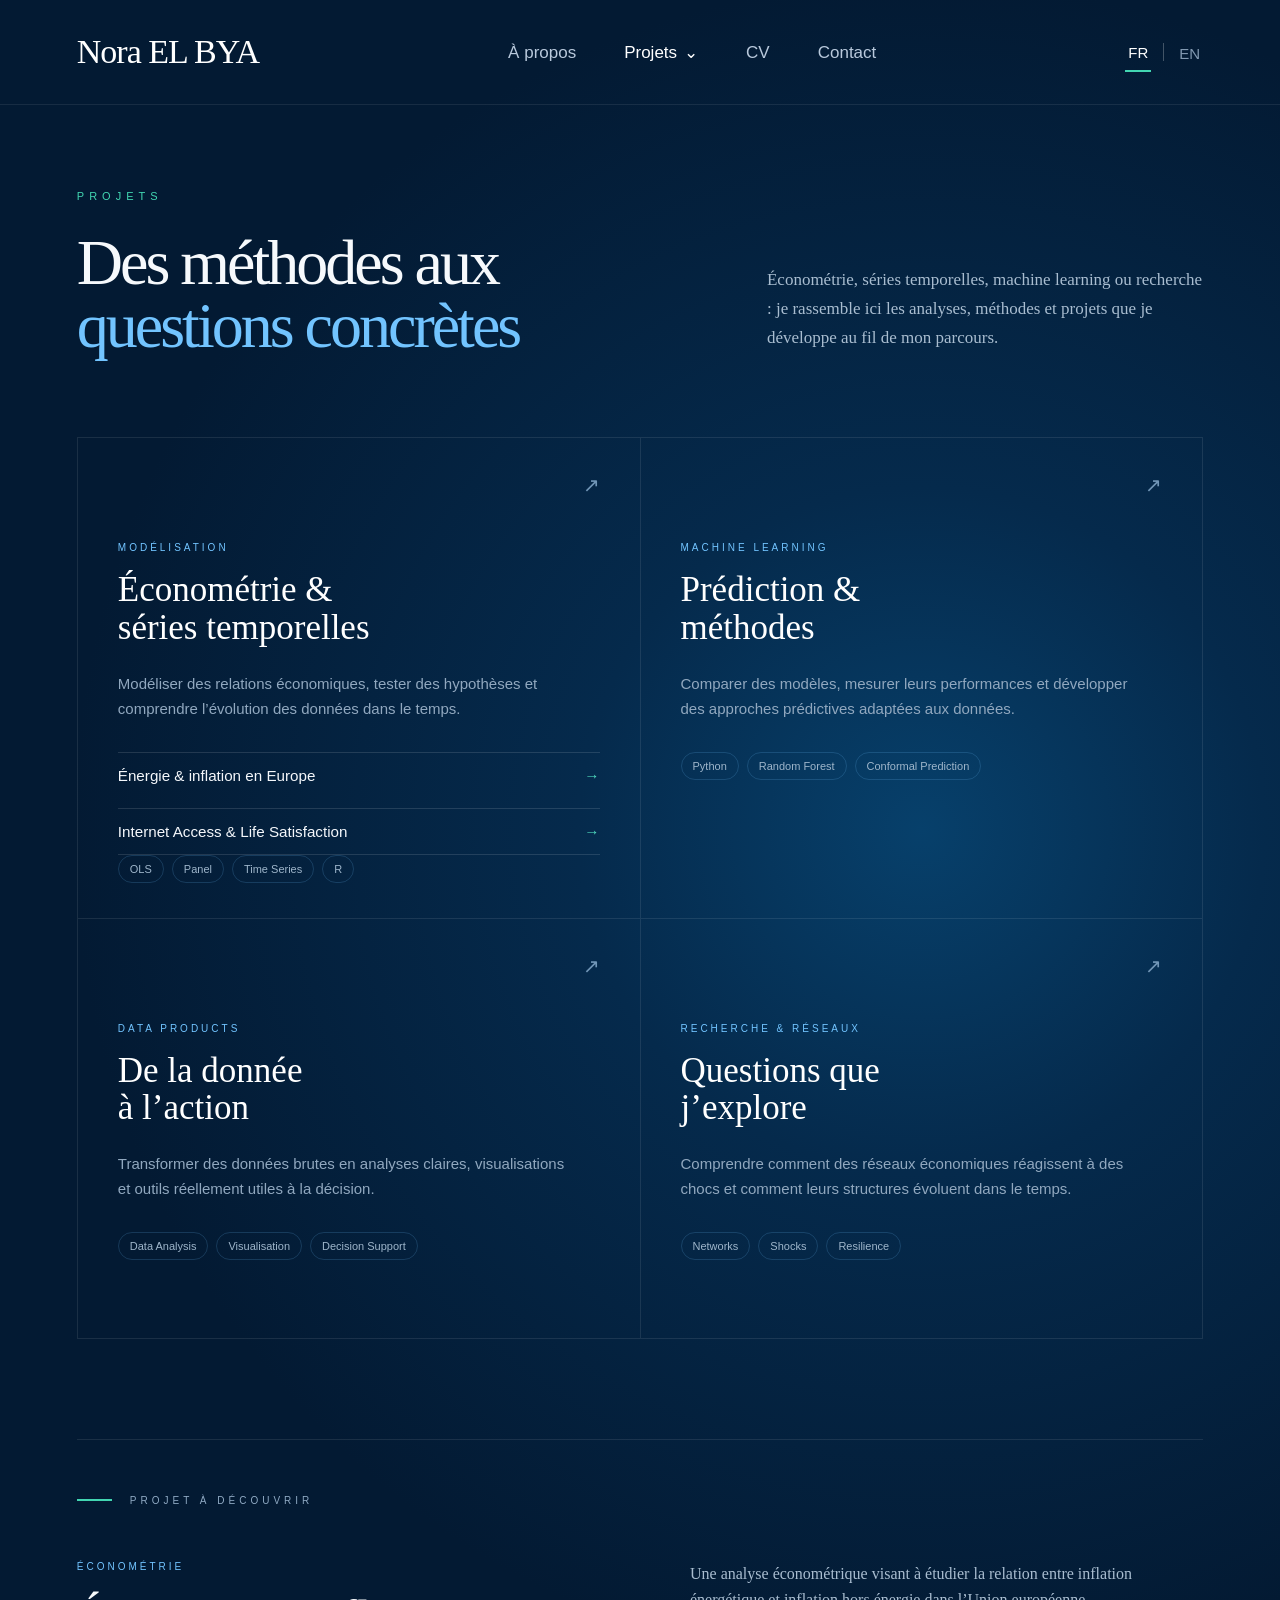
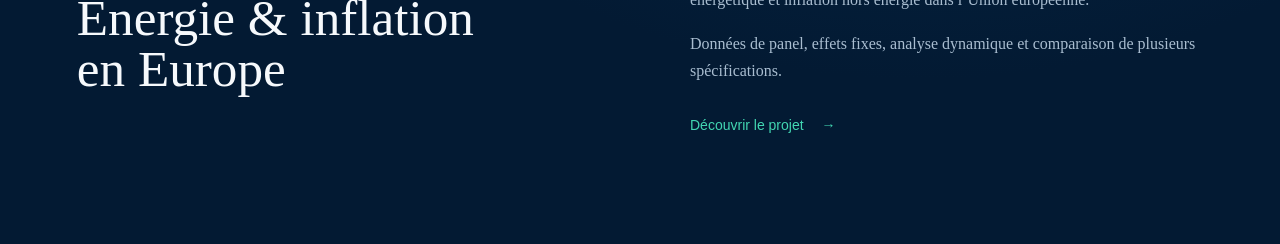
<file: projects.html>
<!DOCTYPE html>
<html lang="fr">

<head>
    <meta charset="UTF-8">
    <meta name="viewport" content="width=device-width, initial-scale=1.0">

    <title>Projets | Nora EL BYA</title>

    <link rel="stylesheet" href="style.css">

    <style>

        /* Deux projets dans la carte économétrie */

        .econometrics-project-links {
            margin-top: 28px;
            display: flex;
            flex-direction: column;
            gap: 10px;
        }

        .econometrics-project-links a {
            display: flex;
            justify-content: space-between;
            align-items: center;

            padding: 14px 0;

            border-top:
                1px solid rgba(255, 255, 255, 0.12);

            color: #f4f7fb;

            text-decoration: none;

            font-size: 0.95rem;

            transition:
                color 0.25s ease,
                padding-left 0.25s ease;
        }

        .econometrics-project-links a:last-child {
            border-bottom:
                1px solid rgba(255, 255, 255, 0.12);
        }

        .econometrics-project-links a:hover {
            color: #4fd8bd;
            padding-left: 7px;
        }

        .econometrics-project-links a span:last-child {
            color: #4fd8bd;
        }

    </style>

</head>


<body>


    <!-- ================= HEADER ================= -->

    <header class="main-header">

        <a href="index.html" class="logo">
            Nora EL BYA
        </a>


        <nav class="main-nav">


            <a href="about.html">
                À propos
            </a>


            <div class="projects-menu">


                <button
                    id="projects-button"
                    class="projects-button nav-active"
                >

                    Projets

                    <span class="arrow">
                        ⌄
                    </span>

                </button>


                <div
                    id="mega-menu"
                    class="mega-menu"
                >


                    <div class="menu-column">


                        <p class="menu-title">
                            Analyse & modélisation
                        </p>


                        <a href="econometrics.html">
                            Économétrie
                        </a>


                        <a href="time-series.html">
                            Séries temporelles
                        </a>


                        <a href="machine-learning.html">
                            Machine Learning
                        </a>


                    </div>



                    <div class="menu-column">


                        <p class="menu-title">
                            Applications & recherche
                        </p>


                        <a href="data-products.html">
                            Data Products
                        </a>


                        <a href="research.html">
                            Recherche & réseaux
                        </a>


                    </div>


                </div>


            </div>



            <a href="cv.html">
                CV
            </a>


            <a href="contact.html">
                Contact
            </a>


        </nav>



        <div class="language-switch">


            <button
                class="language active"
                id="fr-button"
            >
                FR
            </button>


            <span></span>


            <button
                class="language"
                id="en-button"
            >
                EN
            </button>


        </div>


    </header>




    <!-- ================= PROJECTS ================= -->


    <main class="projects-page">


        <!-- INTRO -->


        <section class="projects-intro">


            <p class="page-label">
                PROJETS
            </p>


            <h1>

                Des méthodes aux<br>

                <em>
                    questions concrètes
                </em>

            </h1>


            <p class="projects-intro-text">

                Économétrie, séries temporelles, machine learning
                ou recherche : je rassemble ici les analyses,
                méthodes et projets que je développe au fil de mon parcours.

            </p>


        </section>




        <!-- ================= CATÉGORIES ================= -->


        <section class="projects-categories">




            <!-- ================= MODÉLISATION ================= -->


            <div class="project-category">


                <div class="project-category-top">


                    <span class="project-number">
                        01
                    </span>


                    <span class="project-arrow">
                        ↗
                    </span>


                </div>



                <p class="project-type">
                    MODÉLISATION
                </p>



                <h2>

                    Économétrie &<br>

                    séries temporelles

                </h2>



                <p class="project-description">

                    Modéliser des relations économiques,
                    tester des hypothèses et comprendre
                    l’évolution des données dans le temps.

                </p>



                <!-- LES DEUX PROJETS -->


                <div class="econometrics-project-links">


                    <a href="econometrics.html">

                        <span>
                            Énergie & inflation en Europe
                        </span>

                        <span>
                            →
                        </span>

                    </a>



                    <a href="internet-wellbeing.html">

                        <span>
                            Internet Access & Life Satisfaction
                        </span>

                        <span>
                            →
                        </span>

                    </a>


                </div>



                <div class="project-tags">

                    <span>OLS</span>

                    <span>Panel</span>

                    <span>Time Series</span>

                    <span>R</span>

                </div>


            </div>




            <!-- ================= MACHINE LEARNING ================= -->


            <a
                href="machine-learning.html"
                class="project-category"
            >


                <div class="project-category-top">


                    <span class="project-number">
                        02
                    </span>


                    <span class="project-arrow">
                        ↗
                    </span>


                </div>



                <p class="project-type">
                    MACHINE LEARNING
                </p>



                <h2>

                    Prédiction &<br>

                    méthodes

                </h2>



                <p class="project-description">

                    Comparer des modèles, mesurer leurs performances
                    et développer des approches prédictives
                    adaptées aux données.

                </p>



                <div class="project-tags">

                    <span>Python</span>

                    <span>Random Forest</span>

                    <span>Conformal Prediction</span>

                </div>


            </a>




            <!-- ================= DATA PRODUCTS ================= -->


            <a
                href="data-products.html"
                class="project-category"
            >


                <div class="project-category-top">


                    <span class="project-number">
                        03
                    </span>


                    <span class="project-arrow">
                        ↗
                    </span>


                </div>



                <p class="project-type">
                    DATA PRODUCTS
                </p>



                <h2>

                    De la donnée<br>

                    à l’action

                </h2>



                <p class="project-description">

                    Transformer des données brutes en analyses
                    claires, visualisations et outils réellement
                    utiles à la décision.

                </p>



                <div class="project-tags">

                    <span>Data Analysis</span>

                    <span>Visualisation</span>

                    <span>Decision Support</span>

                </div>


            </a>




            <!-- ================= RECHERCHE ================= -->


            <a
                href="research.html"
                class="project-category"
            >


                <div class="project-category-top">


                    <span class="project-number">
                        04
                    </span>


                    <span class="project-arrow">
                        ↗
                    </span>


                </div>



                <p class="project-type">
                    RECHERCHE & RÉSEAUX
                </p>



                <h2>

                    Questions que<br>

                    j’explore

                </h2>



                <p class="project-description">

                    Comprendre comment des réseaux économiques
                    réagissent à des chocs et comment leurs structures
                    évoluent dans le temps.

                </p>



                <div class="project-tags">

                    <span>Networks</span>

                    <span>Shocks</span>

                    <span>Resilience</span>

                </div>


            </a>


        </section>




        <!-- ================= PROJET À DÉCOUVRIR ================= -->


        <section class="featured-project">


            <div class="featured-project-label">

                <span></span>

                PROJET À DÉCOUVRIR

            </div>



            <div class="featured-project-content">


                <div>


                    <p class="featured-category">
                        ÉCONOMÉTRIE
                    </p>


                    <h2>

                        Énergie & inflation<br>

                        en Europe

                    </h2>


                </div>



                <div class="featured-project-text">


                    <p>

                        Une analyse économétrique visant à étudier
                        la relation entre inflation énergétique
                        et inflation hors énergie dans l’Union européenne.

                    </p>


                    <p>

                        Données de panel, effets fixes,
                        analyse dynamique et comparaison
                        de plusieurs spécifications.

                    </p>


                    <a href="econometrics.html">

                        Découvrir le projet

                        <span>
                            →
                        </span>

                    </a>


                </div>


            </div>


        </section>


    </main>




    <script src="script.js"></script>


</body>


</html>
</file>
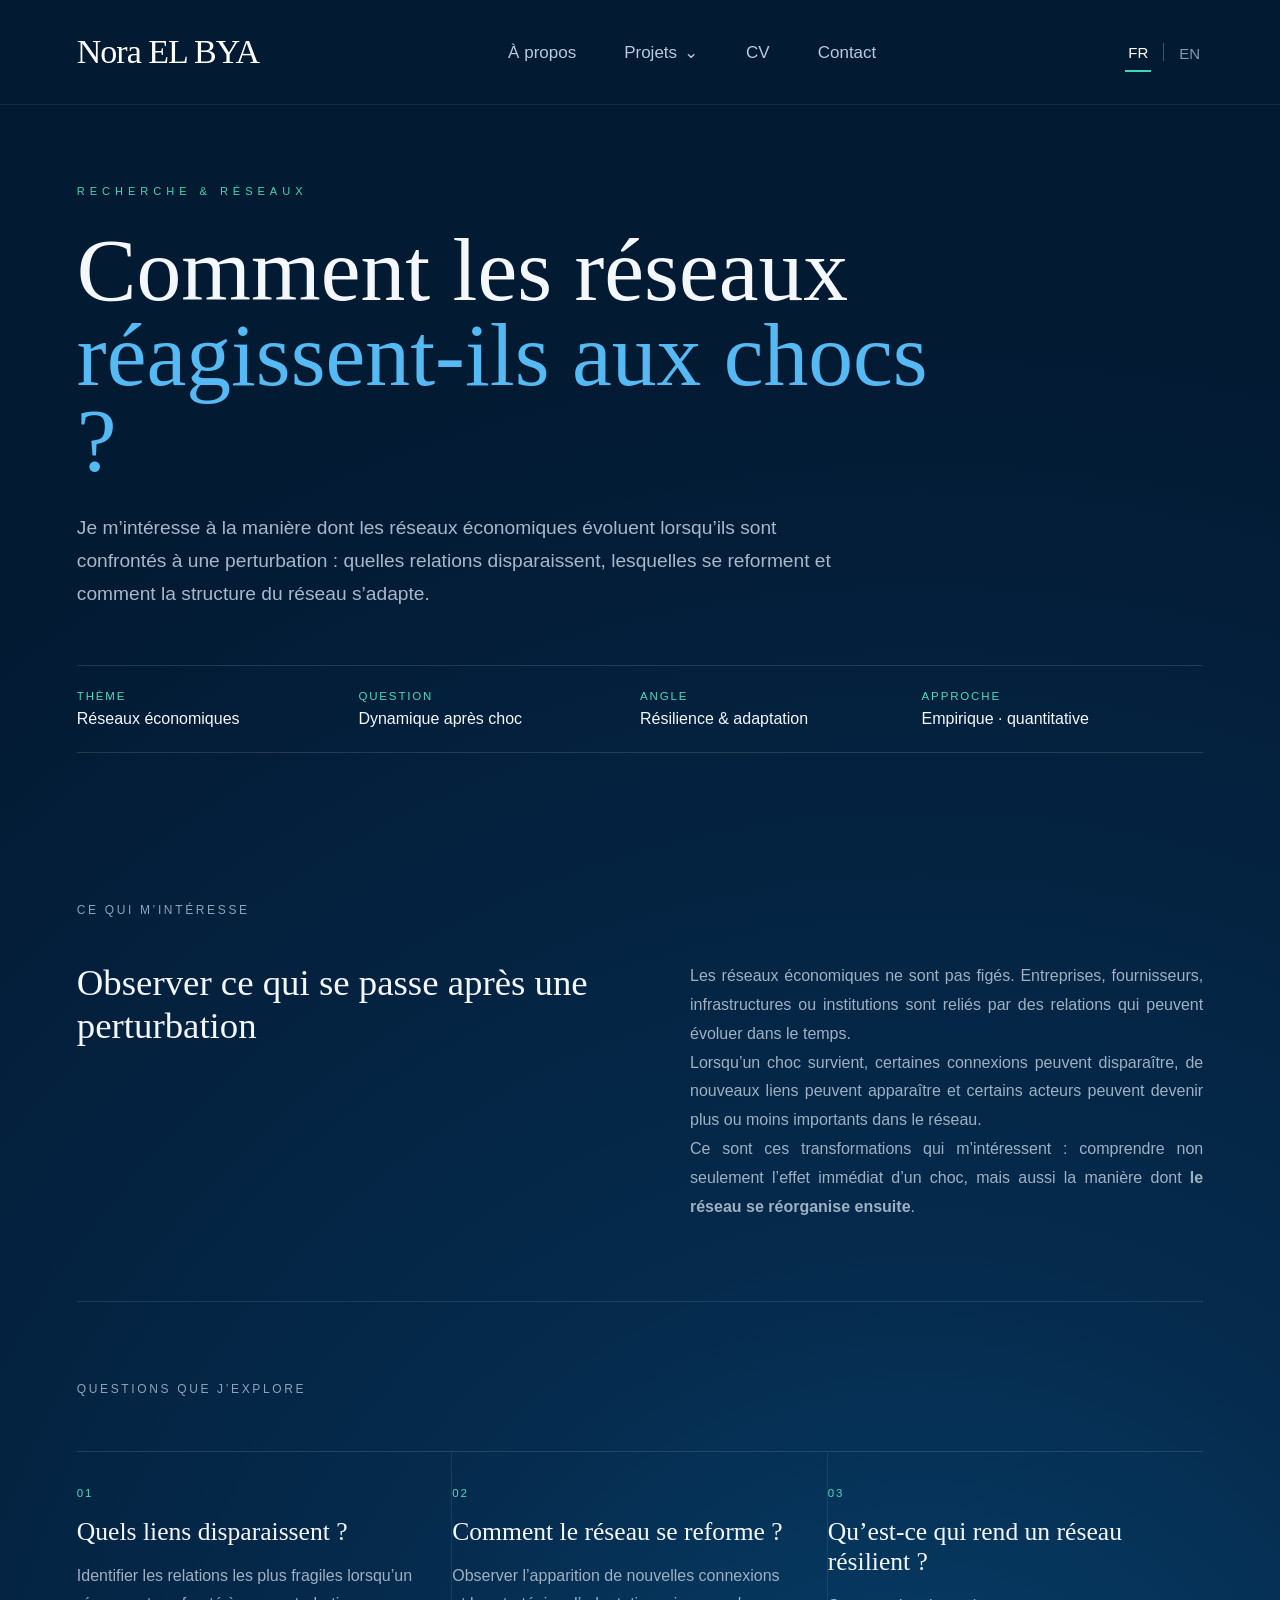
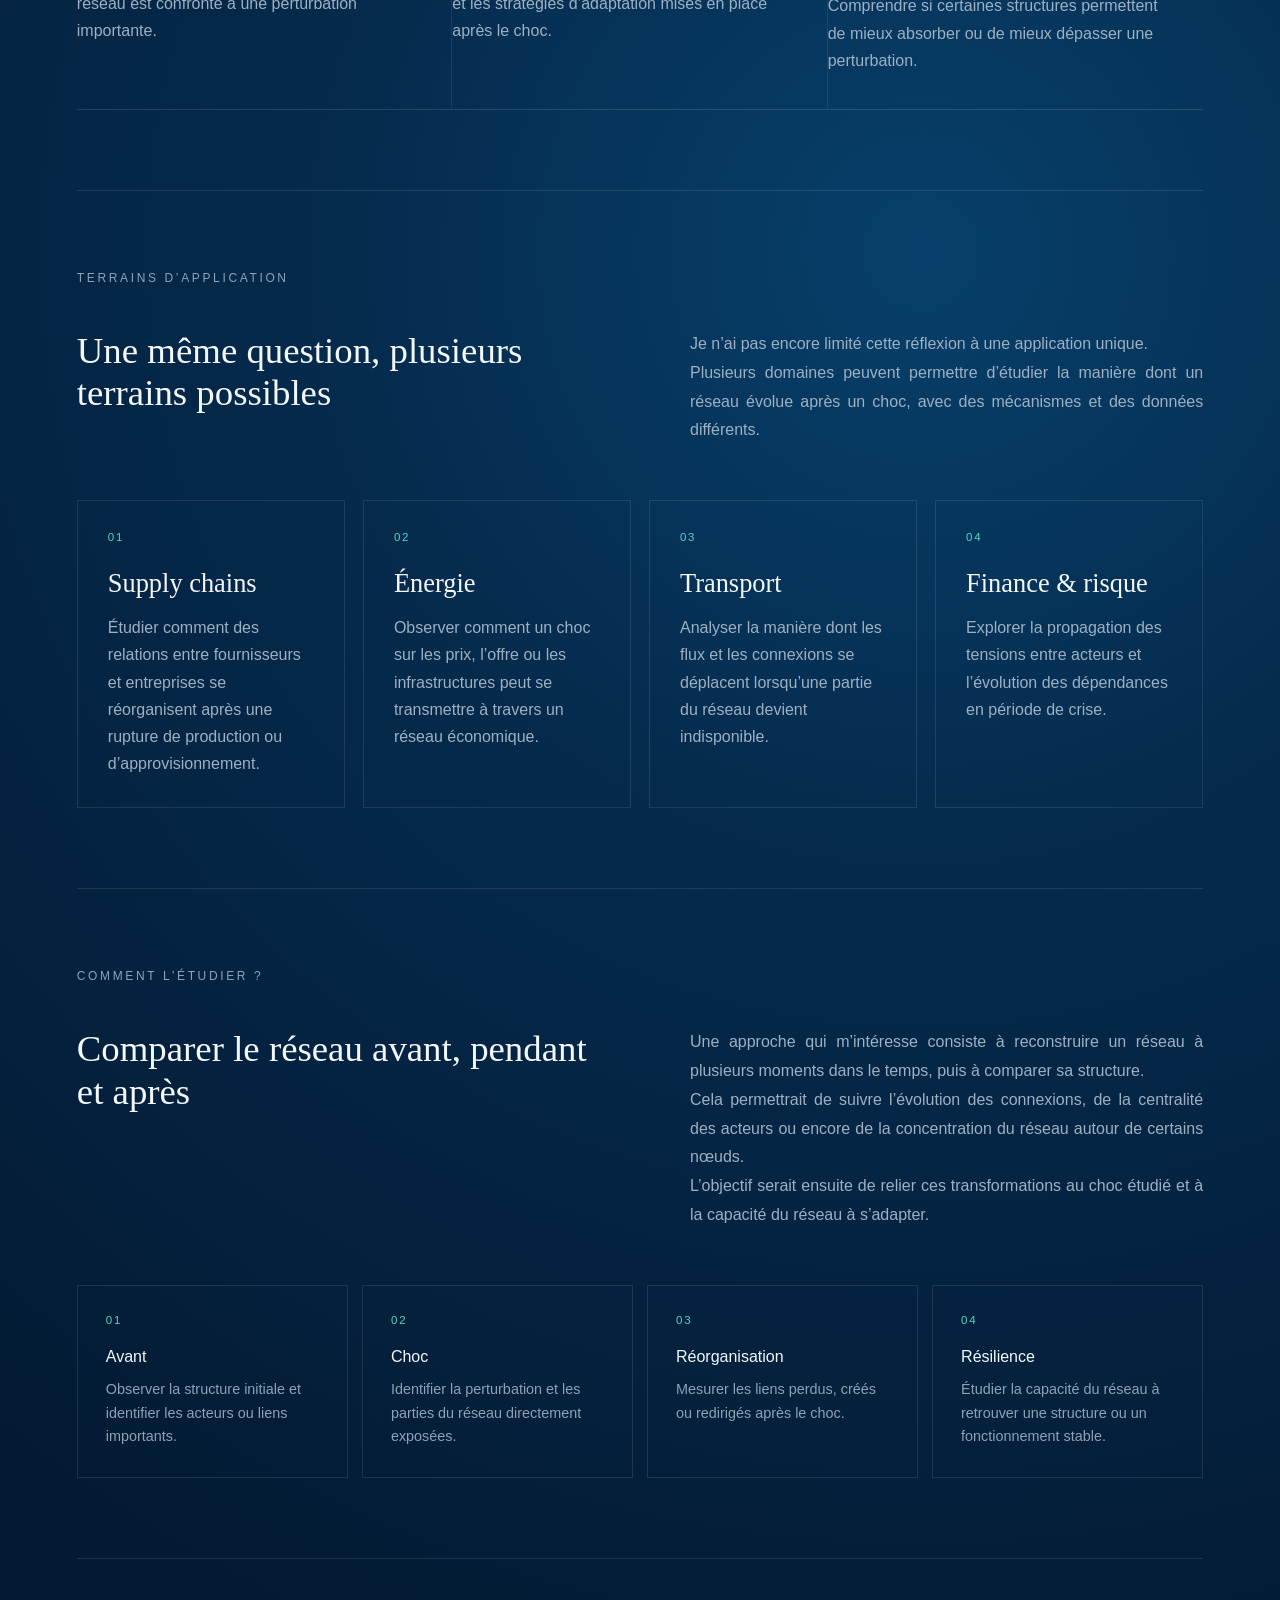
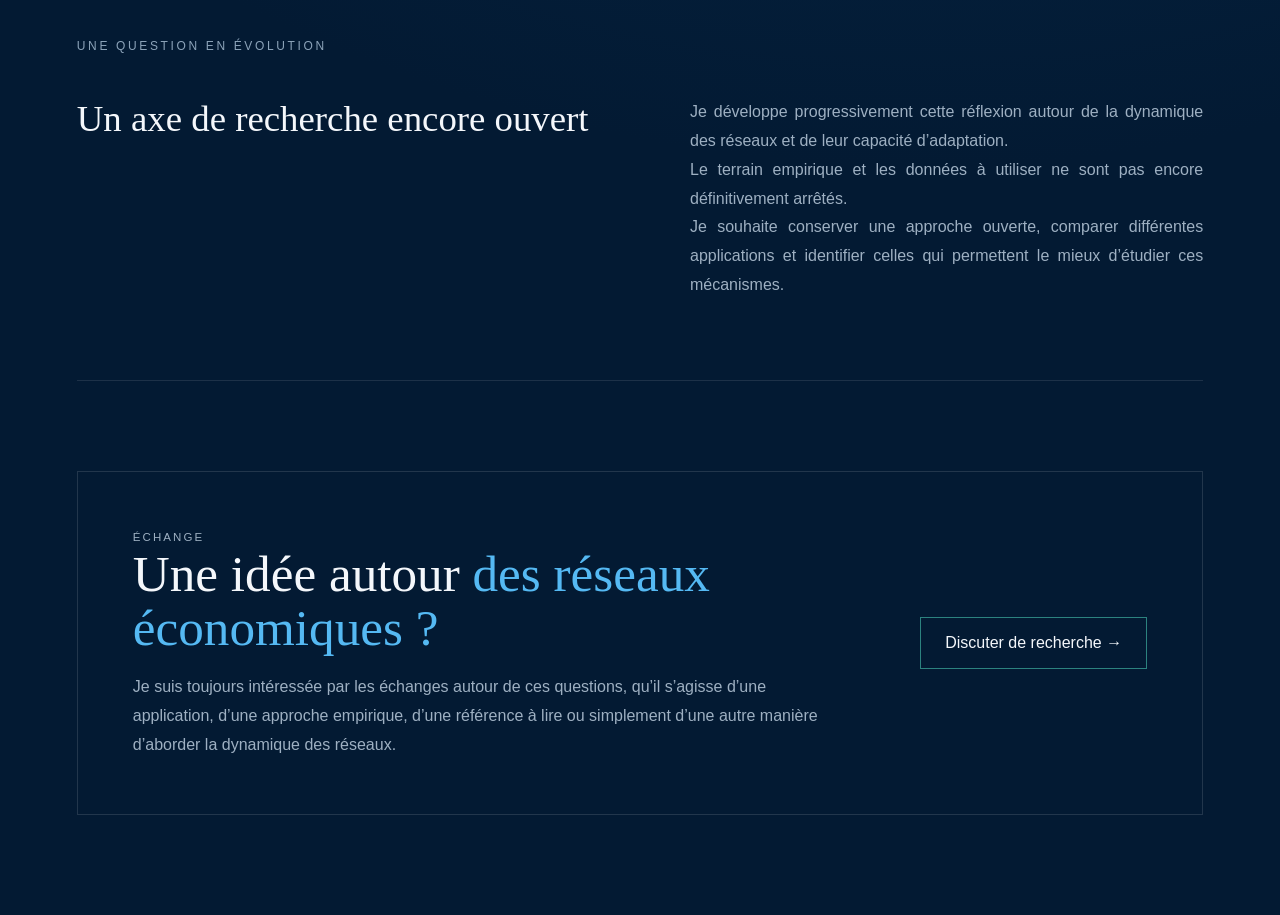
<file: research.html>
<!DOCTYPE html>
<html lang="fr">

<head>
    <meta charset="UTF-8">
    <meta name="viewport" content="width=device-width, initial-scale=1.0">

    <title>Recherche & réseaux | Nora EL BYA</title>

    <link rel="stylesheet" href="style.css">

    <style>

        /* =========================
           RESEARCH & NETWORKS
        ========================= */

        .research-page {
            width: 88%;
            max-width: 1500px;
            margin: 0 auto;
            padding-bottom: 100px;
        }


        /* QUESTIONS */

        .research-questions {
            margin-top: 55px;

            display: grid;
            grid-template-columns: repeat(3, 1fr);

            border-top:
                1px solid rgba(255, 255, 255, 0.12);

            border-bottom:
                1px solid rgba(255, 255, 255, 0.12);
        }


        .research-question {
            padding: 35px 35px 35px 0;

            border-right:
                1px solid rgba(255, 255, 255, 0.08);
        }


        .research-question:last-child {
            border-right: none;
        }


        .research-question span {
            display: block;

            margin-bottom: 18px;

            color: #4fd8bd;

            font-size: 0.72rem;

            letter-spacing: 0.16em;
        }


        .research-question h3 {
            margin: 0 0 15px;

            color: #f4f7fb;

            font-family: Georgia, serif;

            font-size: 1.6rem;

            font-weight: 500;
        }


        .research-question p {
            margin: 0;

            color: #9eb0c2;

            line-height: 1.7;
        }



        /* APPLICATIONS */

        .research-applications {
            margin-top: 55px;

            display: grid;
            grid-template-columns: repeat(4, 1fr);

            gap: 18px;
        }


        .research-application {
            min-height: 250px;

            padding: 30px;

            border:
                1px solid rgba(255, 255, 255, 0.1);

            display: flex;
            flex-direction: column;

            transition:
                transform 0.3s ease,
                border-color 0.3s ease,
                background 0.3s ease;
        }


        .research-application:hover {
            transform: translateY(-5px);

            border-color:
                rgba(79, 216, 189, 0.45);

            background:
                rgba(255, 255, 255, 0.02);
        }


        .research-application span {
            display: block;

            margin-bottom: 25px;

            color: #4fd8bd;

            font-size: 0.72rem;

            letter-spacing: 0.15em;
        }


        .research-application h3 {
            margin: 0 0 15px;

            color: #f4f7fb;

            font-family: Georgia, serif;

            font-size: 1.65rem;

            font-weight: 500;
        }


        .research-application p {
            margin: 0;

            color: #9eb0c2;

            line-height: 1.7;
        }



        /* APPROCHE */

        .research-flow {
            margin-top: 55px;

            display: grid;
            grid-template-columns: repeat(4, 1fr);

            gap: 14px;
        }


        .research-flow-step {
            padding: 28px;

            border:
                1px solid rgba(255, 255, 255, 0.1);
        }


        .research-flow-step span {
            display: block;

            margin-bottom: 22px;

            color: #4fd8bd;

            font-size: 0.72rem;

            letter-spacing: 0.16em;
        }


        .research-flow-step strong {
            display: block;

            margin-bottom: 12px;

            color: #f4f7fb;

            font-size: 1rem;

            font-weight: 500;
        }


        .research-flow-step p {
            margin: 0;

            color: #8fa2b5;

            font-size: 0.9rem;

            line-height: 1.65;
        }



        /* CONTACT RECHERCHE */

        .research-contact {
            margin-top: 90px;

            padding: 55px;

            border:
                1px solid rgba(255, 255, 255, 0.12);

            display: flex;

            justify-content: space-between;

            align-items: center;

            gap: 50px;
        }


        .research-contact-text {
            max-width: 700px;
        }


        .research-contact-label {
            margin: 0 0 18px;

            color: #4fd8bd;

            font-size: 0.72rem;

            letter-spacing: 0.18em;
        }


        .research-contact h2 {
            margin: 0 0 18px;

            color: #f4f7fb;

            font-family: Georgia, serif;

            font-size: clamp(2rem, 4vw, 3.5rem);

            font-weight: 500;

            line-height: 1.05;
        }


        .research-contact h2 em {
            color: #55b9f3;
            font-style: normal;
        }


        .research-contact p {
            margin: 0;

            color: #9eb0c2;

            line-height: 1.8;
        }


        .research-contact a {
            flex-shrink: 0;

            padding: 16px 24px;

            border:
                1px solid rgba(79, 216, 189, 0.55);

            color: #f4f7fb;

            text-decoration: none;

            transition:
                background 0.25s ease,
                color 0.25s ease,
                transform 0.25s ease;
        }


        .research-contact a:hover {
            background: #4fd8bd;
            color: #07121d;

            transform: translateY(-2px);
        }



        @media (max-width: 1000px) {

            .research-applications {
                grid-template-columns: 1fr 1fr;
            }


            .research-flow {
                grid-template-columns: 1fr 1fr;
            }

        }


        @media (max-width: 800px) {

            .research-questions {
                grid-template-columns: 1fr;
            }


            .research-question {
                border-right: none;

                border-bottom:
                    1px solid rgba(255, 255, 255, 0.08);
            }


            .research-contact {
                flex-direction: column;
                align-items: flex-start;
            }

        }


        @media (max-width: 600px) {

            .research-applications,
            .research-flow {
                grid-template-columns: 1fr;
            }

        }

    </style>

</head>


<body>


    <!-- HEADER -->

    <header class="main-header">

        <a href="index.html" class="logo">
            Nora EL BYA
        </a>


        <nav class="main-nav">

            <a href="about.html">
                À propos
            </a>


            <div class="projects-menu">

                <button
                    id="projects-button"
                    class="projects-button"
                >
                    Projets
                    <span class="arrow">⌄</span>
                </button>


                <div
                    id="mega-menu"
                    class="mega-menu"
                >

                    <div class="menu-column">

                        <p class="menu-title">
                            Analyse & modélisation
                        </p>


                        <a href="econometrics.html">
                            Économétrie
                        </a>


                        <a href="time-series.html">
                            Séries temporelles
                        </a>


                        <a href="machine-learning.html">
                            Machine Learning
                        </a>

                    </div>


                    <div class="menu-column">

                        <p class="menu-title">
                            Applications & recherche
                        </p>


                        <a href="data-products.html">
                            Data Products
                        </a>


                        <a href="research.html">
                            Recherche & réseaux
                        </a>

                    </div>

                </div>

            </div>


            <a href="cv.html">
                CV
            </a>


            <a href="contact.html">
                Contact
            </a>

        </nav>


        <div class="language-switch">

            <button
                class="language active"
                id="fr-button"
            >
                FR
            </button>


            <span></span>


            <button
                class="language"
                id="en-button"
            >
                EN
            </button>

        </div>

    </header>



    <!-- PAGE -->

    <main class="research-page">


        <!-- INTRO -->

        <section class="econ-hero">

            <p class="page-label">
                RECHERCHE & RÉSEAUX
            </p>


            <h1>

                Comment les réseaux<br>

                <em>réagissent-ils aux chocs ?</em>

            </h1>


            <p class="econ-question">

                Je m’intéresse à la manière dont les réseaux économiques
                évoluent lorsqu’ils sont confrontés à une perturbation :
                quelles relations disparaissent, lesquelles se reforment
                et comment la structure du réseau s’adapte.

            </p>


            <div class="econ-meta">


                <div>

                    <span>THÈME</span>

                    <strong>
                        Réseaux économiques
                    </strong>

                </div>


                <div>

                    <span>QUESTION</span>

                    <strong>
                        Dynamique après choc
                    </strong>

                </div>


                <div>

                    <span>ANGLE</span>

                    <strong>
                        Résilience & adaptation
                    </strong>

                </div>


                <div>

                    <span>APPROCHE</span>

                    <strong>
                        Empirique · quantitative
                    </strong>

                </div>


            </div>

        </section>



        <!-- QUESTION CENTRALE -->

        <section class="econ-section">


            <div class="econ-section-title">

                <p>
                    CE QUI M’INTÉRESSE
                </p>

            </div>


            <div class="econ-columns">


                <h2>

                    Observer ce qui se passe
                    après une perturbation

                </h2>


                <div>


                    <p>

                        Les réseaux économiques ne sont pas figés.
                        Entreprises, fournisseurs, infrastructures
                        ou institutions sont reliés par des relations
                        qui peuvent évoluer dans le temps.

                    </p>


                    <p>

                        Lorsqu’un choc survient,
                        certaines connexions peuvent disparaître,
                        de nouveaux liens peuvent apparaître
                        et certains acteurs peuvent devenir
                        plus ou moins importants dans le réseau.

                    </p>


                    <p>

                        Ce sont ces transformations
                        qui m’intéressent :
                        comprendre non seulement
                        l’effet immédiat d’un choc,
                        mais aussi la manière dont
                        <strong>le réseau se réorganise ensuite</strong>.

                    </p>


                </div>


            </div>


        </section>



        <!-- QUESTIONS -->

        <section class="econ-section">


            <div class="econ-section-title">

                <p>
                    QUESTIONS QUE J’EXPLORE
                </p>

            </div>


            <div class="research-questions">


                <div class="research-question">

                    <span>01</span>

                    <h3>
                        Quels liens disparaissent ?
                    </h3>

                    <p>

                        Identifier les relations les plus fragiles
                        lorsqu’un réseau est confronté
                        à une perturbation importante.

                    </p>

                </div>



                <div class="research-question">

                    <span>02</span>

                    <h3>
                        Comment le réseau se reforme ?
                    </h3>

                    <p>

                        Observer l’apparition de nouvelles connexions
                        et les stratégies d’adaptation
                        mises en place après le choc.

                    </p>

                </div>



                <div class="research-question">

                    <span>03</span>

                    <h3>
                        Qu’est-ce qui rend un réseau résilient ?
                    </h3>

                    <p>

                        Comprendre si certaines structures
                        permettent de mieux absorber
                        ou de mieux dépasser une perturbation.

                    </p>

                </div>


            </div>

        </section>



        <!-- APPLICATIONS -->

        <section class="econ-section">


            <div class="econ-section-title">

                <p>
                    TERRAINS D’APPLICATION
                </p>

            </div>


            <div class="econ-columns">


                <h2>

                    Une même question,
                    plusieurs terrains possibles

                </h2>


                <div>


                    <p>

                        Je n’ai pas encore limité cette réflexion
                        à une application unique.

                    </p>


                    <p>

                        Plusieurs domaines peuvent permettre
                        d’étudier la manière dont un réseau
                        évolue après un choc,
                        avec des mécanismes et des données différents.

                    </p>


                </div>


            </div>



            <div class="research-applications">


                <div class="research-application">

                    <span>01</span>

                    <h3>
                        Supply chains
                    </h3>

                    <p>

                        Étudier comment des relations
                        entre fournisseurs et entreprises
                        se réorganisent après une rupture
                        de production ou d’approvisionnement.

                    </p>

                </div>



                <div class="research-application">

                    <span>02</span>

                    <h3>
                        Énergie
                    </h3>

                    <p>

                        Observer comment un choc sur les prix,
                        l’offre ou les infrastructures
                        peut se transmettre à travers
                        un réseau économique.

                    </p>

                </div>



                <div class="research-application">

                    <span>03</span>

                    <h3>
                        Transport
                    </h3>

                    <p>

                        Analyser la manière dont
                        les flux et les connexions
                        se déplacent lorsqu’une partie
                        du réseau devient indisponible.

                    </p>

                </div>



                <div class="research-application">

                    <span>04</span>

                    <h3>
                        Finance & risque
                    </h3>

                    <p>

                        Explorer la propagation
                        des tensions entre acteurs
                        et l’évolution des dépendances
                        en période de crise.

                    </p>

                </div>


            </div>


        </section>



        <!-- APPROCHE -->

        <section class="econ-section">


            <div class="econ-section-title">

                <p>
                    COMMENT L’ÉTUDIER ?
                </p>

            </div>


            <div class="econ-columns">


                <h2>

                    Comparer le réseau
                    avant, pendant et après

                </h2>


                <div>


                    <p>

                        Une approche qui m’intéresse
                        consiste à reconstruire un réseau
                        à plusieurs moments dans le temps,
                        puis à comparer sa structure.

                    </p>


                    <p>

                        Cela permettrait de suivre
                        l’évolution des connexions,
                        de la centralité des acteurs
                        ou encore de la concentration
                        du réseau autour de certains nœuds.

                    </p>


                    <p>

                        L’objectif serait ensuite
                        de relier ces transformations
                        au choc étudié
                        et à la capacité du réseau
                        à s’adapter.

                    </p>


                </div>


            </div>



            <div class="research-flow">


                <div class="research-flow-step">

                    <span>01</span>

                    <strong>
                        Avant
                    </strong>

                    <p>

                        Observer la structure initiale
                        et identifier les acteurs
                        ou liens importants.

                    </p>

                </div>



                <div class="research-flow-step">

                    <span>02</span>

                    <strong>
                        Choc
                    </strong>

                    <p>

                        Identifier la perturbation
                        et les parties du réseau
                        directement exposées.

                    </p>

                </div>



                <div class="research-flow-step">

                    <span>03</span>

                    <strong>
                        Réorganisation
                    </strong>

                    <p>

                        Mesurer les liens perdus,
                        créés ou redirigés
                        après le choc.

                    </p>

                </div>



                <div class="research-flow-step">

                    <span>04</span>

                    <strong>
                        Résilience
                    </strong>

                    <p>

                        Étudier la capacité du réseau
                        à retrouver une structure
                        ou un fonctionnement stable.

                    </p>

                </div>


            </div>


        </section>



        <!-- QUESTION OUVERTE -->

        <section class="econ-section">


            <div class="econ-section-title">

                <p>
                    UNE QUESTION EN ÉVOLUTION
                </p>

            </div>


            <div class="econ-columns">


                <h2>

                    Un axe de recherche
                    encore ouvert

                </h2>


                <div>


                    <p>

                        Je développe progressivement
                        cette réflexion autour
                        de la dynamique des réseaux
                        et de leur capacité d’adaptation.

                    </p>


                    <p>

                        Le terrain empirique
                        et les données à utiliser
                        ne sont pas encore définitivement arrêtés.

                    </p>


                    <p>

                        Je souhaite conserver
                        une approche ouverte,
                        comparer différentes applications
                        et identifier celles qui permettent
                        le mieux d’étudier ces mécanismes.

                    </p>


                </div>


            </div>


        </section>



        <!-- CONTACT RECHERCHE -->

        <section class="research-contact">


            <div class="research-contact-text">


                <p class="research-contact-label">
                    ÉCHANGE
                </p>


                <h2>

                    Une idée autour
                    <em>des réseaux économiques ?</em>

                </h2>


                <p>

                    Je suis toujours intéressée par les échanges
                    autour de ces questions,
                    qu’il s’agisse d’une application,
                    d’une approche empirique,
                    d’une référence à lire
                    ou simplement d’une autre manière
                    d’aborder la dynamique des réseaux.

                </p>


            </div>


            <!-- REMPLACE TON-EMAIL PAR TON ADRESSE MAIL -->

            <a
                href="mailto:TON-EMAIL?subject=Discussion%20autour%20des%20réseaux%20économiques"
            >
                Discuter de recherche →
            </a>


        </section>


    </main>



    <script src="script.js"></script>


</body>

</html>
</file>
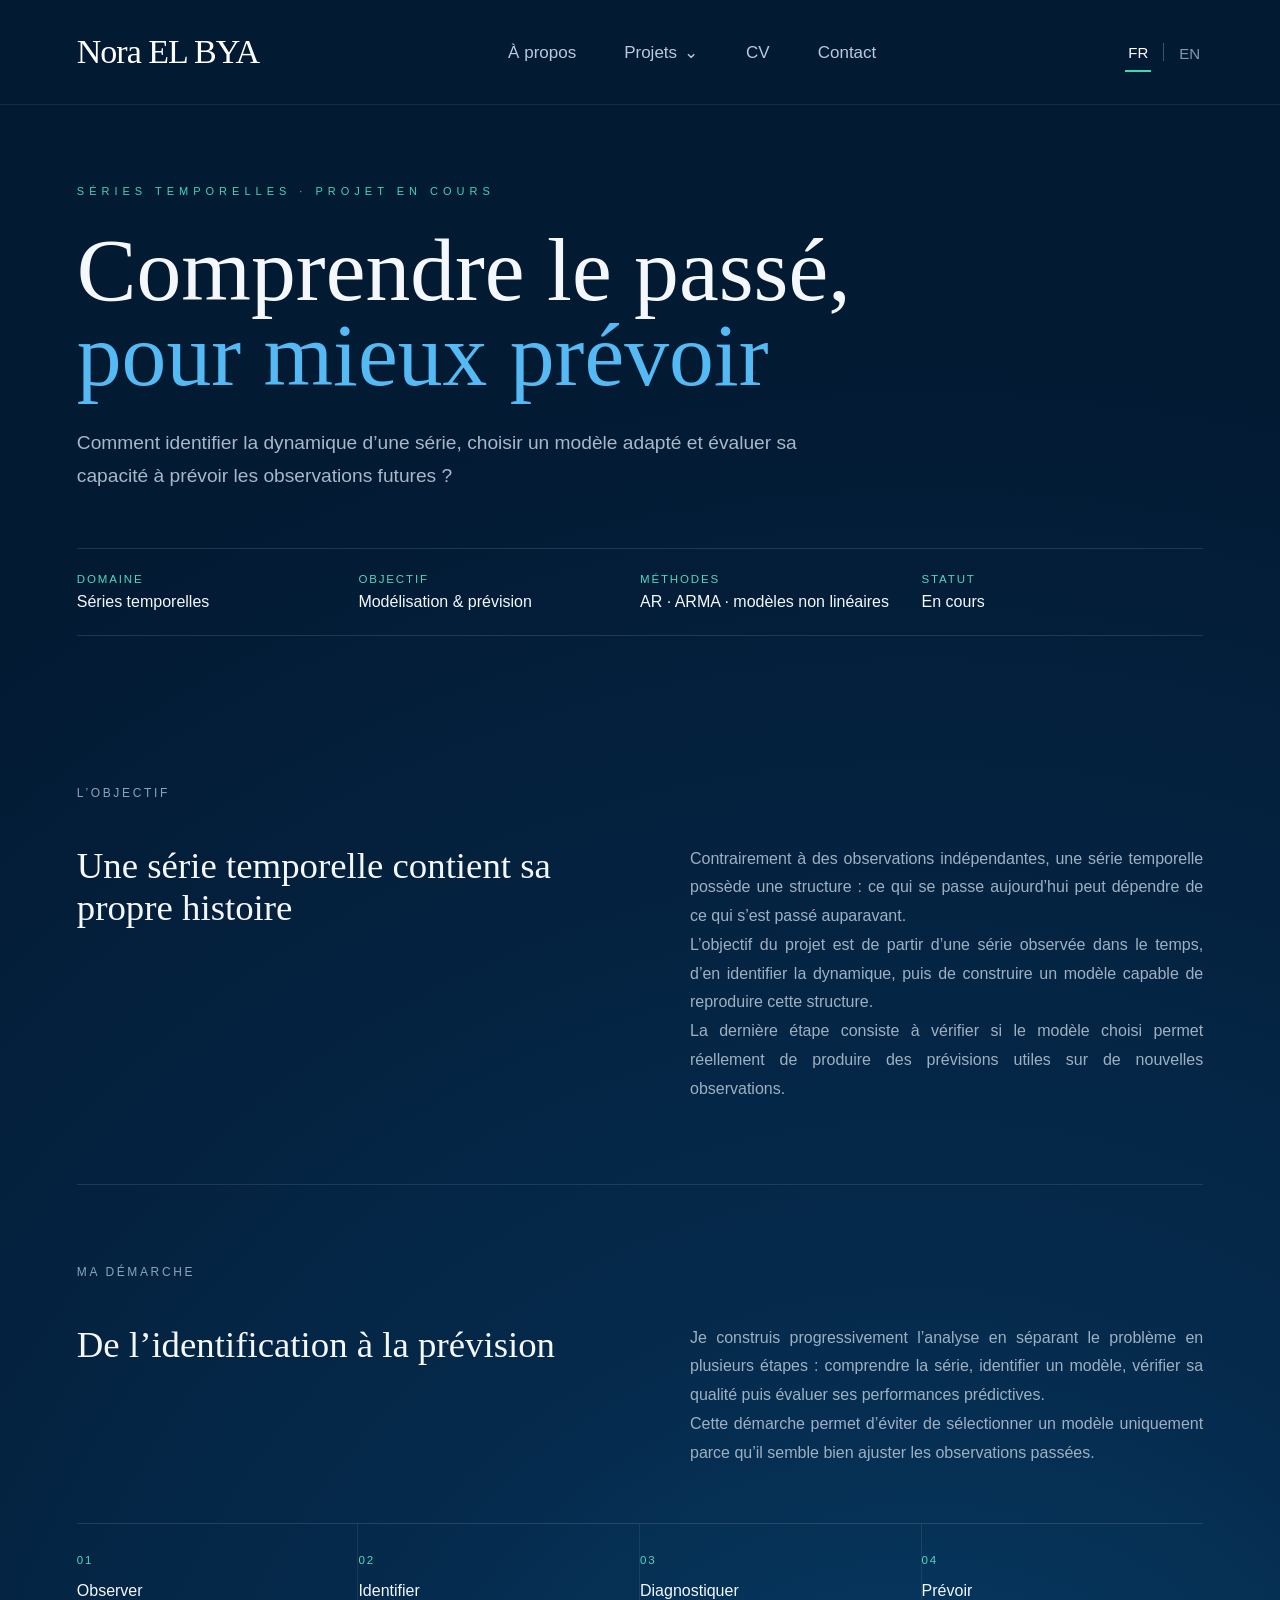
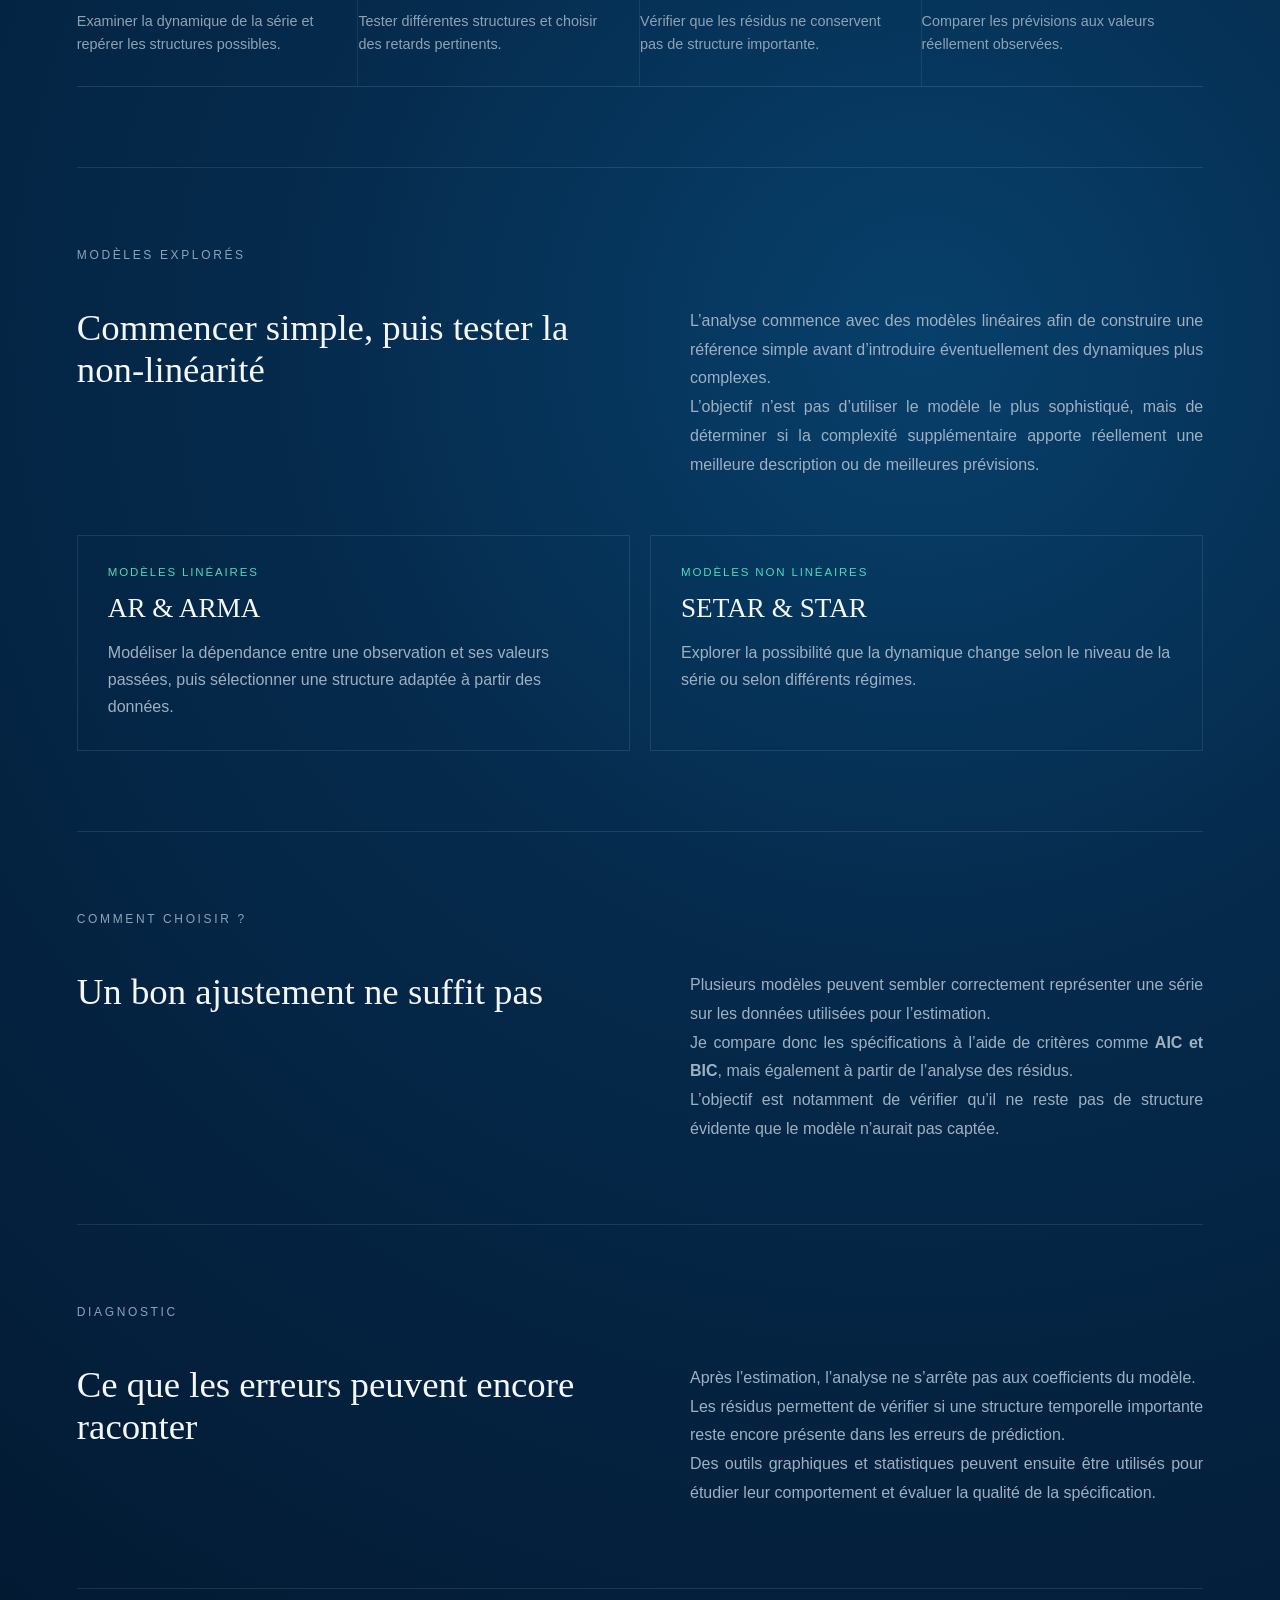
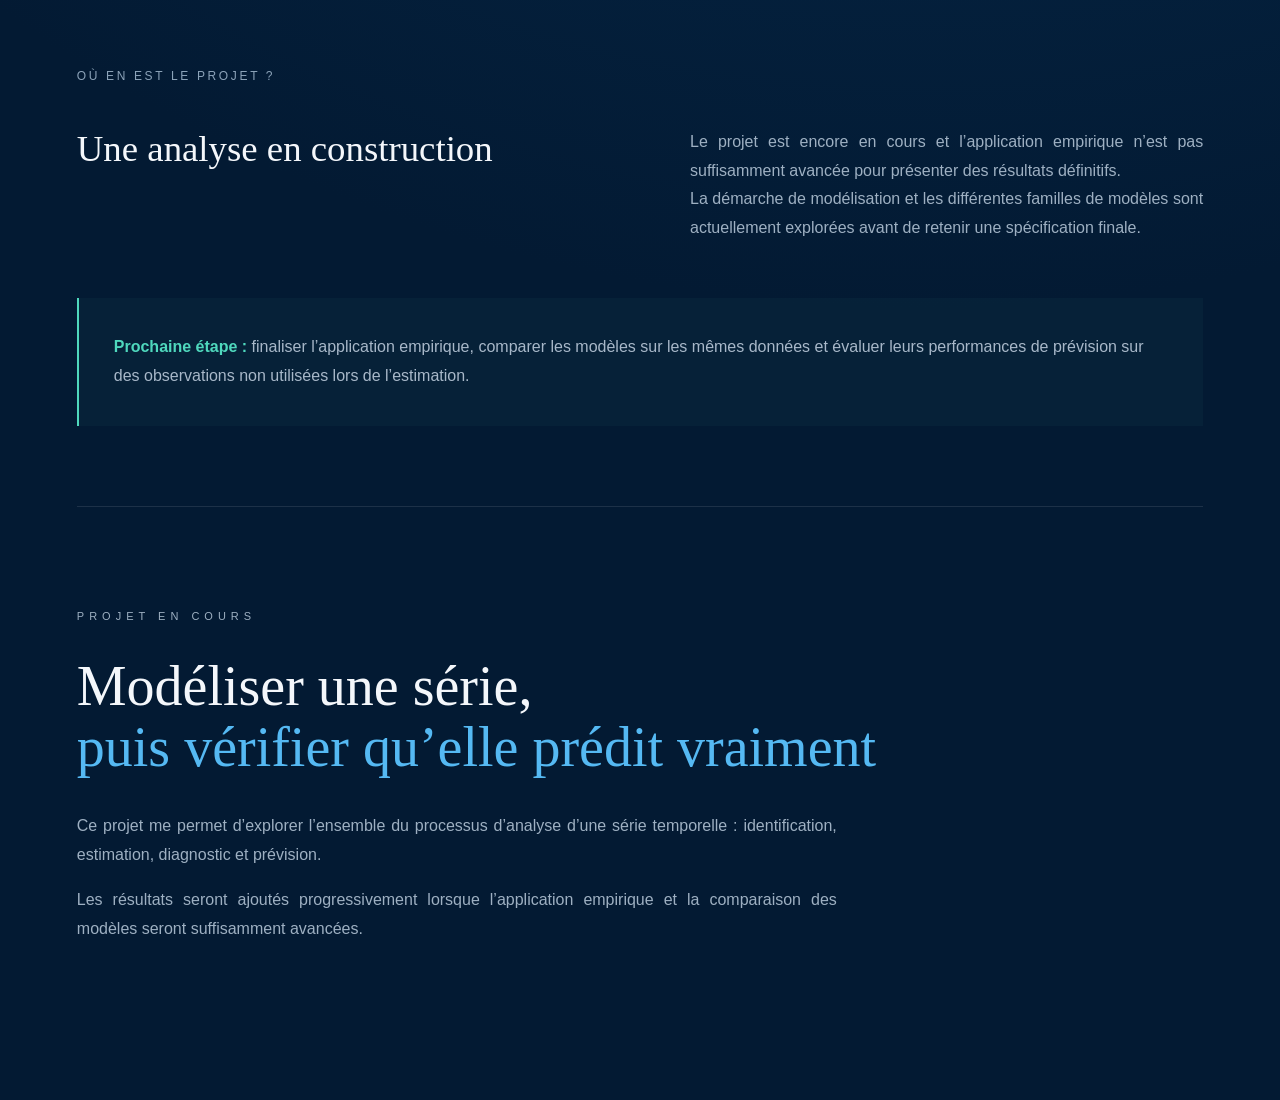
<file: time-series.html>
<!DOCTYPE html>
<html lang="fr">

<head>
    <meta charset="UTF-8">
    <meta name="viewport" content="width=device-width, initial-scale=1.0">

    <title>Séries temporelles | Nora EL BYA</title>

    <link rel="stylesheet" href="style.css">

    <style>

        /* =========================
           TIME SERIES
        ========================= */

        .ts-page {
            width: 88%;
            max-width: 1500px;
            margin: 0 auto;
            padding-bottom: 100px;
        }


        /* ÉTAPES DU PROJET */

        .ts-steps {
            margin-top: 55px;

            display: grid;
            grid-template-columns: repeat(4, 1fr);

            border-top:
                1px solid rgba(255, 255, 255, 0.12);

            border-bottom:
                1px solid rgba(255, 255, 255, 0.12);
        }


        .ts-step {
            padding: 30px 28px 30px 0;

            border-right:
                1px solid rgba(255, 255, 255, 0.08);
        }


        .ts-step:last-child {
            border-right: none;
        }


        .ts-step span {
            display: block;

            margin-bottom: 16px;

            color: #4fd8bd;

            font-size: 0.72rem;

            letter-spacing: 0.16em;
        }


        .ts-step strong {
            display: block;

            margin-bottom: 10px;

            color: #f4f7fb;

            font-size: 1rem;

            font-weight: 500;
        }


        .ts-step p {
            margin: 0;

            color: #8fa2b5;

            font-size: 0.9rem;

            line-height: 1.6;
        }



        /* MÉTHODES */

        .ts-methods {
            margin-top: 55px;

            display: grid;

            grid-template-columns:
                repeat(2, 1fr);

            gap: 20px;
        }


        .ts-method {
            padding: 30px;

            border:
                1px solid rgba(255, 255, 255, 0.1);
        }


        .ts-method span {
            display: block;

            margin-bottom: 15px;

            color: #4fd8bd;

            font-size: 0.72rem;

            letter-spacing: 0.16em;
        }


        .ts-method h3 {
            margin: 0 0 15px;

            color: #f4f7fb;

            font-family: Georgia, serif;

            font-size: 1.7rem;

            font-weight: 500;
        }


        .ts-method p {
            margin: 0;

            color: #9eb0c2;

            line-height: 1.7;
        }



        /* STATUT */

        .ts-status {
            margin-top: 55px;

            padding: 35px;

            border-left: 2px solid #4fd8bd;

            background:
                rgba(79, 216, 189, 0.035);
        }


        .ts-status strong {
            color: #4fd8bd;
        }


        .ts-status p {
            margin: 0;

            color: #a8b8c9;

            line-height: 1.8;
        }



        @media (max-width: 900px) {

            .ts-steps {
                grid-template-columns: 1fr 1fr;
            }


            .ts-methods {
                grid-template-columns: 1fr;
            }

        }


        @media (max-width: 600px) {

            .ts-steps {
                grid-template-columns: 1fr;
            }


            .ts-step {
                border-right: none;

                border-bottom:
                    1px solid rgba(255, 255, 255, 0.08);
            }

        }

    </style>

</head>


<body>


    <!-- HEADER -->

    <header class="main-header">

        <a href="index.html" class="logo">
            Nora EL BYA
        </a>


        <nav class="main-nav">

            <a href="about.html">
                À propos
            </a>


            <div class="projects-menu">

                <button
                    id="projects-button"
                    class="projects-button"
                >
                    Projets
                    <span class="arrow">⌄</span>
                </button>


                <div
                    id="mega-menu"
                    class="mega-menu"
                >

                    <div class="menu-column">

                        <p class="menu-title">
                            Analyse & modélisation
                        </p>


                        <a href="econometrics.html">
                            Économétrie
                        </a>


                        <a href="time-series.html">
                            Séries temporelles
                        </a>


                        <a href="machine-learning.html">
                            Machine Learning
                        </a>

                    </div>


                    <div class="menu-column">

                        <p class="menu-title">
                            Applications & recherche
                        </p>


                        <a href="data-products.html">
                            Data Products
                        </a>


                        <a href="research.html">
                            Recherche & réseaux
                        </a>

                    </div>

                </div>

            </div>


            <a href="cv.html">
                CV
            </a>


            <a href="contact.html">
                Contact
            </a>

        </nav>


        <div class="language-switch">

            <button
                class="language active"
                id="fr-button"
            >
                FR
            </button>


            <span></span>


            <button
                class="language"
                id="en-button"
            >
                EN
            </button>

        </div>

    </header>




    <!-- PAGE -->

    <main class="ts-page">


        <!-- INTRO -->

        <section class="econ-hero">


            <p class="page-label">
                SÉRIES TEMPORELLES · PROJET EN COURS
            </p>


            <h1>

                Comprendre le passé,<br>

                <em>pour mieux prévoir</em>

            </h1>


            <p class="econ-question">

                Comment identifier la dynamique d’une série,
                choisir un modèle adapté et évaluer
                sa capacité à prévoir les observations futures ?

            </p>


            <div class="econ-meta">


                <div>

                    <span>DOMAINE</span>

                    <strong>
                        Séries temporelles
                    </strong>

                </div>


                <div>

                    <span>OBJECTIF</span>

                    <strong>
                        Modélisation & prévision
                    </strong>

                </div>


                <div>

                    <span>MÉTHODES</span>

                    <strong>
                        AR · ARMA · modèles non linéaires
                    </strong>

                </div>


                <div>

                    <span>STATUT</span>

                    <strong>
                        En cours
                    </strong>

                </div>


            </div>


        </section>




        <!-- QUESTION -->

        <section class="econ-section">


            <div class="econ-section-title">

                <p>
                    L’OBJECTIF
                </p>

            </div>


            <div class="econ-columns">


                <h2>

                    Une série temporelle
                    contient sa propre histoire

                </h2>


                <div>


                    <p>

                        Contrairement à des observations indépendantes,
                        une série temporelle possède une structure :
                        ce qui se passe aujourd’hui peut dépendre
                        de ce qui s’est passé auparavant.

                    </p>


                    <p>

                        L’objectif du projet est de partir
                        d’une série observée dans le temps,
                        d’en identifier la dynamique,
                        puis de construire un modèle capable
                        de reproduire cette structure.

                    </p>


                    <p>

                        La dernière étape consiste à vérifier
                        si le modèle choisi permet réellement
                        de produire des prévisions utiles
                        sur de nouvelles observations.

                    </p>


                </div>


            </div>


        </section>




        <!-- DÉMARCHE -->

        <section class="econ-section">


            <div class="econ-section-title">

                <p>
                    MA DÉMARCHE
                </p>

            </div>


            <div class="econ-columns">


                <h2>

                    De l’identification
                    à la prévision

                </h2>


                <div>


                    <p>

                        Je construis progressivement l’analyse
                        en séparant le problème en plusieurs étapes :
                        comprendre la série, identifier un modèle,
                        vérifier sa qualité puis évaluer
                        ses performances prédictives.

                    </p>


                    <p>

                        Cette démarche permet d’éviter
                        de sélectionner un modèle uniquement
                        parce qu’il semble bien ajuster
                        les observations passées.

                    </p>


                </div>


            </div>



            <div class="ts-steps">


                <div class="ts-step">

                    <span>01</span>

                    <strong>
                        Observer
                    </strong>

                    <p>
                        Examiner la dynamique de la série
                        et repérer les structures possibles.
                    </p>

                </div>



                <div class="ts-step">

                    <span>02</span>

                    <strong>
                        Identifier
                    </strong>

                    <p>
                        Tester différentes structures
                        et choisir des retards pertinents.
                    </p>

                </div>



                <div class="ts-step">

                    <span>03</span>

                    <strong>
                        Diagnostiquer
                    </strong>

                    <p>
                        Vérifier que les résidus
                        ne conservent pas de structure importante.
                    </p>

                </div>



                <div class="ts-step">

                    <span>04</span>

                    <strong>
                        Prévoir
                    </strong>

                    <p>
                        Comparer les prévisions aux valeurs
                        réellement observées.
                    </p>

                </div>


            </div>


        </section>




        <!-- MODÈLES -->

        <section class="econ-section">


            <div class="econ-section-title">

                <p>
                    MODÈLES EXPLORÉS
                </p>

            </div>


            <div class="econ-columns">


                <h2>

                    Commencer simple,
                    puis tester la non-linéarité

                </h2>


                <div>


                    <p>

                        L’analyse commence avec des modèles linéaires
                        afin de construire une référence simple
                        avant d’introduire éventuellement
                        des dynamiques plus complexes.

                    </p>


                    <p>

                        L’objectif n’est pas d’utiliser
                        le modèle le plus sophistiqué,
                        mais de déterminer si la complexité supplémentaire
                        apporte réellement une meilleure description
                        ou de meilleures prévisions.

                    </p>


                </div>


            </div>



            <div class="ts-methods">


                <div class="ts-method">

                    <span>MODÈLES LINÉAIRES</span>

                    <h3>
                        AR & ARMA
                    </h3>

                    <p>

                        Modéliser la dépendance entre une observation
                        et ses valeurs passées,
                        puis sélectionner une structure adaptée
                        à partir des données.

                    </p>

                </div>



                <div class="ts-method">

                    <span>MODÈLES NON LINÉAIRES</span>

                    <h3>
                        SETAR & STAR
                    </h3>

                    <p>

                        Explorer la possibilité que la dynamique
                        change selon le niveau de la série
                        ou selon différents régimes.

                    </p>

                </div>


            </div>


        </section>




        <!-- SÉLECTION -->

        <section class="econ-section">


            <div class="econ-section-title">

                <p>
                    COMMENT CHOISIR ?
                </p>

            </div>


            <div class="econ-columns">


                <h2>

                    Un bon ajustement
                    ne suffit pas

                </h2>


                <div>


                    <p>

                        Plusieurs modèles peuvent sembler
                        correctement représenter une série
                        sur les données utilisées pour l’estimation.

                    </p>


                    <p>

                        Je compare donc les spécifications
                        à l’aide de critères comme
                        <strong>AIC et BIC</strong>,
                        mais également à partir
                        de l’analyse des résidus.

                    </p>


                    <p>

                        L’objectif est notamment de vérifier
                        qu’il ne reste pas de structure évidente
                        que le modèle n’aurait pas captée.

                    </p>


                </div>


            </div>


        </section>




        <!-- DIAGNOSTIC -->

        <section class="econ-section">


            <div class="econ-section-title">

                <p>
                    DIAGNOSTIC
                </p>

            </div>


            <div class="econ-columns">


                <h2>

                    Ce que les erreurs
                    peuvent encore raconter

                </h2>


                <div>


                    <p>

                        Après l’estimation,
                        l’analyse ne s’arrête pas
                        aux coefficients du modèle.

                    </p>


                    <p>

                        Les résidus permettent de vérifier
                        si une structure temporelle importante
                        reste encore présente
                        dans les erreurs de prédiction.

                    </p>


                    <p>

                        Des outils graphiques et statistiques
                        peuvent ensuite être utilisés
                        pour étudier leur comportement
                        et évaluer la qualité de la spécification.

                    </p>


                </div>


            </div>


        </section>




        <!-- STATUT -->

        <section class="econ-section">


            <div class="econ-section-title">

                <p>
                    OÙ EN EST LE PROJET ?
                </p>

            </div>


            <div class="econ-columns">


                <h2>

                    Une analyse
                    en construction

                </h2>


                <div>


                    <p>

                        Le projet est encore en cours
                        et l’application empirique
                        n’est pas suffisamment avancée
                        pour présenter des résultats définitifs.

                    </p>


                    <p>

                        La démarche de modélisation
                        et les différentes familles de modèles
                        sont actuellement explorées
                        avant de retenir une spécification finale.

                    </p>


                </div>


            </div>



            <div class="ts-status">

                <p>

                    <strong>Prochaine étape :</strong>
                    finaliser l’application empirique,
                    comparer les modèles sur les mêmes données
                    et évaluer leurs performances de prévision
                    sur des observations non utilisées
                    lors de l’estimation.

                </p>

            </div>


        </section>




        <!-- CONCLUSION -->

        <section class="econ-conclusion">


            <p class="page-label">
                PROJET EN COURS
            </p>


            <h2>

                Modéliser une série,
                <em>puis vérifier qu’elle prédit vraiment</em>

            </h2>


            <p>

                Ce projet me permet d’explorer
                l’ensemble du processus d’analyse
                d’une série temporelle :
                identification, estimation,
                diagnostic et prévision.

            </p>


            <p>

                Les résultats seront ajoutés progressivement
                lorsque l’application empirique
                et la comparaison des modèles
                seront suffisamment avancées.

            </p>


        </section>


    </main>



    <script src="script.js"></script>


</body>

</html>
</file>
<file: style.css>
:root {
    --navy: #031a33;
    --navy-light: #052541;
    --blue: #0a3f6d;
    --white: #f6f9fc;
    --muted: #9eb2c8;
    --cyan: #72c4ff;
    --green: #42d6b2;
}

* {
    box-sizing: border-box;
}

html {
    margin: 0;
}

body {
    margin: 0;
    min-height: 100vh;
    overflow-x: hidden;
    background: radial-gradient(
        circle at 72% 45%,
        #07406b 0%,
        #052a4c 25%,
        #031a33 62%
    );
    color: var(--white);
    font-family:
        -apple-system,
        BlinkMacSystemFont,
        "Segoe UI",
        sans-serif;
}


/* =========================
   HEADER
========================= */

.main-header {
    height: 105px;
    display: flex;
    align-items: center;
    justify-content: space-between;
    padding: 0 6%;
    border-bottom:
        1px solid rgba(255, 255, 255, 0.08);
    position: relative;
    z-index: 50;
}

.logo {
    color: white;
    text-decoration: none;
    font-family:
        Georgia,
        "Times New Roman",
        serif;
    font-size: 34px;
    letter-spacing: -1px;
}

.main-nav {
    display: flex;
    align-items: center;
    gap: 48px;
}

.main-nav > a,
.projects-button {
    font-family: inherit;
    font-size: 17px;
    font-weight: 500;
    color: #b9c9dc;
    background: none;
    border: none;
    text-decoration: none;
    cursor: pointer;
    line-height: 1;
    padding: 12px 0;
    transition: 0.2s;
}

.main-nav > a:hover,
.projects-button:hover {
    color: white;
}


/* =========================
   MENU PROJETS
========================= */

.projects-menu {
    position: relative;
}

.projects-button {
    display: flex;
    align-items: center;
    gap: 7px;
}

.arrow {
    transition: transform 0.2s;
}

.projects-button.open .arrow {
    transform: rotate(180deg);
}

.mega-menu {
    position: absolute;
    top: 55px;
    left: 50%;

    transform:
        translateX(-50%)
        translateY(-10px);

    width: 650px;

    display: grid;
    grid-template-columns: 1fr 1fr;

    gap: 60px;

    padding: 40px;

    background: rgba(5, 37, 67, 0.98);

    border:
        1px solid rgba(255, 255, 255, 0.1);

    border-radius: 0 0 18px 18px;

    box-shadow:
        0 35px 80px rgba(0, 0, 0, 0.35);

    opacity: 0;
    visibility: hidden;

    transition: 0.25s;

    z-index: 100;
}

.mega-menu.open {
    opacity: 1;
    visibility: visible;

    transform:
        translateX(-50%)
        translateY(0);
}

.menu-column {
    display: flex;
    flex-direction: column;
    gap: 18px;
}

.menu-title {
    margin: 0 0 8px;
    font-size: 12px;
    color: #718aa5;
    text-transform: uppercase;
    letter-spacing: 1.5px;
}

.menu-column a {
    color: white;
    text-decoration: none;
    font-size: 18px;
    transition: 0.2s;
}

.menu-column a:hover {
    color: var(--green);
}


/* =========================
   LANGUES
========================= */

.language-switch {
    display: flex;
    align-items: center;
    gap: 12px;
}

.language {
    color: #8299b1;
    background: none;
    border: none;
    cursor: pointer;
    font-size: 15px;
    font-weight: 500;
    padding: 12px 3px 10px;
    line-height: 1;
}

.language.active {
    color: white;
    border-bottom:
        2px solid var(--green);
}

.language-switch > span {
    width: 1px;
    height: 18px;
    background:
        rgba(255, 255, 255, 0.25);
}


/* =========================
   HERO
========================= */

.hero {
    height: 445px;
    min-height: 445px;
    position: relative;
    display: grid;
    grid-template-columns:
        48% 52%;
    align-items: center;
    padding:
        10px 6% 5px;
    overflow: visible;
}

.hero-content {
    position: relative;
    z-index: 10;
}

.eyebrow {
    display: flex;
    align-items: center;
    gap: 18px;
    margin-bottom: 18px;
    color: #90aac4;
    font-size: 11px;
    letter-spacing: 5px;
}

.eyebrow > span {
    width: 35px;
    height: 2px;
    flex-shrink: 0;
    background: var(--green);
}

.hero h1 {
    margin: 0;
    max-width: 700px;
    font-family:
        Georgia,
        "Times New Roman",
        serif;
    font-size:
        clamp(50px, 4.3vw, 68px);
    line-height: 0.97;
    font-weight: 400;
    letter-spacing: -3px;
}

.hero h1 em {
    color: var(--cyan);
    font-style: normal;
}

.hero-description {
    max-width: 590px;
    margin:
        22px 0 0;
    color: #b7c8d9;
    font-family:
        Georgia,
        "Times New Roman",
        serif;
    font-size: 15px;
    line-height: 1.55;
}


/* =========================
   BOUTONS
========================= */

.hero-actions {
    display: flex;
    gap: 18px;
    margin-top: 24px;
}

.primary-button,
.secondary-button {
    padding:
        16px 30px;
    border-radius: 100px;
    text-decoration: none;
    font-size: 15px;
    transition: 0.25s;
}

.primary-button {
    display: flex;
    align-items: center;
    gap: 30px;

    background:
        linear-gradient(
            90deg,
            #36cdb1,
            #4ce0b6
        );

    color: #031a33;
    font-weight: 600;
}

.secondary-button {
    border:
        1px solid rgba(78, 190, 218, 0.6);

    color: #d8e8f4;
}

.primary-button:hover,
.secondary-button:hover {
    transform: translateY(-3px);
}


/* =========================
   PLANÈTE
========================= */

.visual-area {
    position: relative;
    height: 445px;
    overflow: visible;

    clip-path:
        inset(
            -180px
            -220px
            0
            -100px
        );
}

.planet-wrapper {
    position: absolute;

    width: 650px;
    height: 650px;

    right: -100px;
    top: -115px;

    z-index: 1;

    pointer-events: none;
}

.planet-wrapper::before {
    content: "";

    position: absolute;

    width: 720px;
    height: 720px;

    left: 50%;
    top: 50%;

    transform:
        translate(-50%, -50%);

    border-radius: 50%;

    background:
        radial-gradient(
            circle,
            rgba(52, 149, 220, 0.16) 0%,
            rgba(10, 52, 90, 0.10) 42%,
            rgba(3, 26, 51, 0) 72%
        );

    filter: blur(18px);

    z-index: 0;
}

.hero-planet {
    position: relative;

    display: block;

    width: 100%;
    height: 100%;

    object-fit: contain;

    z-index: 1;

    filter:
        drop-shadow(
            0 0 22px
            rgba(83, 181, 245, 0.16)
        );
}


/* =========================
   PANEL ACCUEIL
========================= */

.home-panel {
    position: relative;

    z-index: 20;

    display: grid;

    grid-template-columns:
        0.85fr 2.15fr;

    background: #052541;

    border-top:
        1px solid rgba(255, 255, 255, 0.08);

    padding:
        24px 6% 25px;
}

.panel-intro {
    padding-right: 60px;
}

.panel-label {
    display: flex;
    align-items: center;
    gap: 15px;
    margin-bottom: 22px;
    color: #90aac4;
    font-size: 10px;
    letter-spacing: 4px;
}

.panel-label > span {
    width: 32px;
    height: 2px;
    flex-shrink: 0;
    background: var(--green);
}

.panel-intro > p {
    max-width: 310px;
    margin: 0;
    color: #a9bdd0;
    font-family:
        Georgia,
        "Times New Roman",
        serif;
    font-size: 14px;
    line-height: 1.6;
}

.panel-links {
    display: grid;

    grid-template-columns:
        repeat(4, 1fr);
}

.panel-links a {
    position: relative;

    min-height: 82px;

    padding:
        12px 28px 15px;

    border-left:
        1px solid rgba(255, 255, 255, 0.09);

    color: white;

    text-decoration: none;

    transition: 0.25s;
}

.panel-links a > span {
    display: block;
    margin-bottom: 15px;
    color: var(--cyan);
    font-size: 10px;
    letter-spacing: 2px;
}

.panel-links a strong {
    display: block;

    max-width: 170px;

    font-family:
        Georgia,
        "Times New Roman",
        serif;

    font-size: 18px;
    font-weight: 400;

    line-height: 1.3;
}

.panel-links a b {
    position: absolute;

    right: 25px;
    bottom: 15px;

    color: var(--green);

    font-size: 18px;
    font-weight: 400;

    opacity: 0;

    transform:
        translateX(-8px);

    transition: 0.25s;
}

.panel-links a:hover {
    background:
        rgba(255, 255, 255, 0.025);
}

.panel-links a:hover b {
    opacity: 1;

    transform:
        translateX(0);
}


/* =========================
   PAGE À PROPOS
========================= */

.about-page {
    padding:
        95px 6% 100px;
}

.about-intro {
    display: grid;

    grid-template-columns:
        1fr 1fr;

    column-gap: 100px;

    align-items: end;

    padding-bottom: 100px;

    border-bottom:
        1px solid rgba(255, 255, 255, 0.08);
}

.page-label {
    grid-column:
        1 / -1;

    margin:
        0 0 30px;

    color: var(--green);

    font-size: 11px;

    letter-spacing: 5px;
}

.about-intro h1 {
    margin: 0;

    max-width: 720px;

    font-family:
        Georgia,
        "Times New Roman",
        serif;

    font-size:
        clamp(55px, 5vw, 82px);

    line-height: 1;

    font-weight: 400;

    letter-spacing: -3px;
}

.about-intro h1 em {
    display: inline-block;

    color: var(--cyan);

    font-style: normal;
}

.about-text {
    max-width: 570px;

    padding-bottom: 5px;
}

.about-text p {
    margin:
        0 0 22px;

    color: #b7c8d9;

    font-family:
        Georgia,
        "Times New Roman",
        serif;

    font-size: 18px;

    line-height: 1.7;
}


/* =========================
   CE QUE J'EXPLORE
========================= */

.about-explore {
    padding-top: 75px;
}

.explore-heading {
    display: flex;
    align-items: center;
    gap: 18px;
    margin-bottom: 50px;
}

.explore-heading span {
    width: 35px;
    height: 2px;
    background: var(--green);
}

.explore-heading p {
    margin: 0;
    color: #90aac4;
    font-size: 11px;
    letter-spacing: 4px;
}

.explore-grid {
    display: grid;
    grid-template-columns:
        repeat(3, 1fr);

    border-top:
        1px solid rgba(255, 255, 255, 0.08);

    border-bottom:
        1px solid rgba(255, 255, 255, 0.08);
}

.explore-item {
    min-height: 260px;

    padding:
        35px 35px 40px;

    border-right:
        1px solid rgba(255, 255, 255, 0.08);
}

.explore-item:last-child {
    border-right: none;
}

.explore-number {
    margin:
        0 0 55px;

    color: var(--green);

    font-size: 12px;
}

.explore-item h2 {
    margin:
        0 0 18px;

    font-family:
        Georgia,
        "Times New Roman",
        serif;

    font-size: 27px;

    font-weight: 400;
}

.explore-item > p:last-child {
    max-width: 350px;

    margin: 0;

    color: #91a8bf;

    font-size: 15px;

    line-height: 1.65;
}

.nav-active {
    color: white !important;
}


/* =========================
   RESPONSIVE GLOBAL
========================= */

@media (max-width: 1100px) {

    .main-nav {
        gap: 28px;
    }

    .hero {
        grid-template-columns:
            52% 48%;
    }

    .planet-wrapper {
        width: 570px;
        height: 570px;

        right: -120px;
        top: -85px;
    }

}

@media (max-width: 900px) {

    .main-nav {
        display: none;
    }

    .hero {
        height: auto;
        min-height: auto;

        grid-template-columns: 1fr;

        padding:
            60px 6% 30px;
    }

    .hero h1 {
        font-size:
            clamp(48px, 11vw, 68px);
    }

    .visual-area {
        height: 440px;

        clip-path: none;

        overflow: hidden;
    }

    .planet-wrapper {
        position: absolute;

        width: 650px;
        height: 650px;

        right: -100px;
        top: -45px;

        z-index: 1;

        pointer-events: none;
    }

    .home-panel {
        grid-template-columns: 1fr;

        gap: 40px;
    }

    .panel-links {
        grid-template-columns:
            repeat(2, 1fr);
    }

    .panel-links a {
        border-top:
            1px solid rgba(255, 255, 255, 0.09);
    }

    .about-intro {
        grid-template-columns: 1fr;

        gap: 45px;
    }

    .explore-grid {
        grid-template-columns: 1fr;
    }

    .explore-item {
        border-right: none;

        border-bottom:
            1px solid rgba(255, 255, 255, 0.08);
    }

    .explore-item:last-child {
        border-bottom: none;
    }

}


/* =========================
   DOMAINES D'INTÉRÊT
========================= */

.interest-section {
    padding-top: 90px;
}

.interest-intro {
    max-width: 900px;

    margin:
        -20px 0 45px;

    color: #91a8bf;

    font-family:
        Georgia,
        "Times New Roman",
        serif;

    font-size: 16px;

    line-height: 1.65;
}

.interest-grid {
    display: grid;

    grid-template-columns:
        repeat(4, 1fr);

    border-top:
        1px solid rgba(255, 255, 255, 0.08);

    border-bottom:
        1px solid rgba(255, 255, 255, 0.08);
}

.interest-item {
    position: relative;

    min-height: 230px;

    padding:
        32px 30px 38px;

    border-right:
        1px solid rgba(255, 255, 255, 0.08);

    transition:
        background 0.25s,
        transform 0.25s;
}

.interest-item:last-child {
    border-right: none;
}

.interest-item:hover {
    background:
        rgba(255, 255, 255, 0.025);
}

.interest-index {
    display: block;

    margin-bottom: 48px;

    color: var(--green);

    font-size: 11px;
}

.interest-item h2 {
    margin:
        0 0 15px;

    color: var(--white);

    font-family:
        Georgia,
        "Times New Roman",
        serif;

    font-size: 24px;

    font-weight: 400;
}

.interest-item p {
    max-width: 260px;

    margin: 0;

    color: #91a8bf;

    font-size: 14px;

    line-height: 1.65;
}


/* =========================
   PAGE PROJETS
========================= */

.projects-page {
    padding:
        85px 6% 110px;
}

.projects-intro {
    display: grid;

    grid-template-columns:
        1.15fr 0.85fr;

    align-items: end;

    column-gap: 100px;

    padding-bottom: 80px;
}

.projects-intro .page-label {
    grid-column:
        1 / -1;
}

.projects-intro h1 {
    margin: 0;

    font-family:
        Georgia,
        "Times New Roman",
        serif;

    font-size:
        clamp(55px, 5vw, 82px);

    line-height: 0.98;

    font-weight: 400;

    letter-spacing: -3px;
}

.projects-intro h1 em {
    color: var(--cyan);

    font-style: normal;
}

.projects-intro-text {
    max-width: 560px;

    margin: 0;

    padding-bottom: 5px;

    color: #a9bdd0;

    font-family:
        Georgia,
        "Times New Roman",
        serif;

    font-size: 17px;

    line-height: 1.7;
}


/* =========================
   CATÉGORIES PROJETS
========================= */

.projects-categories {
    display: grid;

    grid-template-columns:
        repeat(2, 1fr);

    border-top:
        1px solid rgba(255, 255, 255, 0.09);

    border-left:
        1px solid rgba(255, 255, 255, 0.09);
}

.project-category {
    min-height: 420px;

    padding:
        35px 40px;

    border-right:
        1px solid rgba(255, 255, 255, 0.09);

    border-bottom:
        1px solid rgba(255, 255, 255, 0.09);

    color: white;

    text-decoration: none;

    transition:
        background 0.3s,
        transform 0.3s;
}

.project-category:hover {
    background:
        rgba(255, 255, 255, 0.025);
}

.project-category-top {
    display: flex;

    justify-content: space-between;

    align-items: center;

    margin-bottom: 75px;
}

.project-number {
    color: var(--green);

    font-size: 12px;
}

.project-arrow {
    color: #7196b7;

    font-size: 20px;

    transition:
        color 0.25s,
        transform 0.25s;
}

.project-category:hover
.project-arrow {
    color: var(--green);

    transform:
        translate(4px, -4px);
}

.project-type {
    margin:
        0 0 18px;

    color: var(--cyan);

    font-size: 10px;

    letter-spacing: 3px;
}

.project-category h2 {
    margin:
        0 0 25px;

    font-family:
        Georgia,
        "Times New Roman",
        serif;

    font-size: 35px;

    line-height: 1.08;

    font-weight: 400;
}

.project-description {
    max-width: 460px;

    margin:
        0 0 30px;

    color: #91a8bf;

    font-size: 15px;

    line-height: 1.65;
}

.project-tags {
    display: flex;

    flex-wrap: wrap;

    gap: 8px;
}

.project-tags span {
    padding:
        7px 11px;

    border:
        1px solid rgba(114, 196, 255, 0.18);

    border-radius: 50px;

    color: #9fb6cb;

    font-size: 11px;
}


/* =========================
   PROJET MIS EN AVANT
========================= */

.featured-project {
    margin-top: 100px;

    padding-top: 55px;

    border-top:
        1px solid rgba(255, 255, 255, 0.09);
}

.featured-project-label {
    display: flex;
    align-items: center;

    gap: 18px;

    margin-bottom: 55px;

    color: #90aac4;

    font-size: 10px;

    letter-spacing: 4px;
}

.featured-project-label span {
    width: 35px;
    height: 2px;

    background: var(--green);
}

.featured-project-content {
    display: grid;

    grid-template-columns:
        1fr 1fr;

    gap: 100px;
}

.featured-category {
    margin:
        0 0 20px;

    color: var(--cyan);

    font-size: 10px;

    letter-spacing: 3px;
}

.featured-project h2 {
    margin: 0;

    font-family:
        Georgia,
        "Times New Roman",
        serif;

    font-size:
        clamp(42px, 4vw, 65px);

    line-height: 1;

    font-weight: 400;
}

.featured-project-text {
    max-width: 580px;
}

.featured-project-text p {
    margin:
        0 0 18px;

    color: #a9bdd0;

    font-family:
        Georgia,
        "Times New Roman",
        serif;

    font-size: 16px;

    line-height: 1.65;
}

.featured-project-text a {
    display: inline-flex;

    align-items: center;

    gap: 18px;

    margin-top: 15px;

    color: var(--green);

    text-decoration: none;

    font-size: 14px;
}


/* =========================
   RESPONSIVE PROJETS
========================= */

@media (max-width: 900px) {

    .projects-intro {
        grid-template-columns: 1fr;

        gap: 40px;
    }

    .projects-categories {
        grid-template-columns: 1fr;
    }

    .featured-project-content {
        grid-template-columns: 1fr;

        gap: 40px;
    }

}

@media (max-width: 1000px) {

    .interest-grid {
        grid-template-columns:
            repeat(2, 1fr);
    }

    .interest-item {
        border-bottom:
            1px solid rgba(255, 255, 255, 0.08);
    }

}

@media (max-width: 650px) {

    .interest-grid {
        grid-template-columns: 1fr;
    }

    .interest-item {
        border-right: none;
    }

}


/* =========================
   ECONOMETRICS
========================= */

.econ-page {
    width: 88%;
    max-width: 1500px;
    margin: 0 auto;
    padding-bottom: 100px;
}

.econ-hero {
    padding: 80px 0 70px;
}

.econ-hero h1 {
    margin: 22px 0 30px;

    max-width: 900px;

    font-family: Georgia, serif;

    font-size:
        clamp(4rem, 7vw, 7rem);

    line-height: 0.95;

    font-weight: 500;

    color: #f4f7fb;
}

.econ-hero h1 em {
    color: #55b9f3;

    font-style: normal;
}

.econ-question {
    max-width: 760px;

    font-size: 1.2rem;

    line-height: 1.7;

    color: #a8b8c9;
}

.econ-meta {
    margin-top: 55px;

    display: grid;

    grid-template-columns:
        repeat(4, 1fr);

    border-top:
        1px solid rgba(255, 255, 255, 0.12);

    border-bottom:
        1px solid rgba(255, 255, 255, 0.12);
}

.econ-meta div {
    padding:
        24px 25px 24px 0;
}

.econ-meta span {
    display: block;

    margin-bottom: 8px;

    font-size: 0.72rem;

    letter-spacing: 0.16em;

    color: #4fd8bd;
}

.econ-meta strong {
    color: #f4f7fb;

    font-size: 1rem;

    font-weight: 500;
}

.econ-section {
    padding:
        80px 0;

    border-bottom:
        1px solid rgba(255, 255, 255, 0.1);
}

.econ-section-title {
    display: flex;

    align-items: center;

    gap: 18px;

    margin-bottom: 45px;
}

.econ-section-title span {
    color: #4fd8bd;

    font-size: 0.8rem;
}

.econ-section-title p {
    margin: 0;

    color: #8ca3b9;

    font-size: 0.75rem;

    letter-spacing: 0.22em;
}

.econ-columns {
    display: grid;

    grid-template-columns:
        1fr 1fr;

    gap: 100px;
}

.econ-columns h2,
.econ-visual-text h2 {
    margin: 0;

    font-family: Georgia, serif;

    font-size: 2.3rem;

    line-height: 1.15;

    font-weight: 500;

    color: #f4f7fb;
}

.econ-columns p,
.econ-visual-text p {
    margin: 0;

    color: #9eb0c2;

    line-height: 1.8;
}

.econ-visual {
    display: grid;

    grid-template-columns:
        30% 70%;

    gap: 55px;

    align-items: center;
}

.econ-visual img {
    width: 100%;

    display: block;

    border-radius: 6px;
}

.econ-table {
    margin-top: 55px;

    border-top:
        1px solid rgba(255, 255, 255, 0.15);
}

.econ-table-row {
    display: grid;

    grid-template-columns:
        2fr 1fr 1fr 1fr;

    padding:
        20px 15px;

    border-bottom:
        1px solid rgba(255, 255, 255, 0.1);

    color: #d8e1e9;
}

.econ-table-head {
    color: #7890a8;

    font-size: 0.75rem;

    letter-spacing: 0.08em;

    text-transform: uppercase;
}

.econ-table-highlight {
    background:
        rgba(85, 185, 243, 0.07);
}

.econ-table-highlight span {
    color: #55b9f3;
}

.econ-highlight-text {
    margin-top: 35px;

    max-width: 780px;

    color: #a8b8c9;

    line-height: 1.8;
}

.econ-conclusion {
    padding:
        100px 0 40px;

    max-width: 900px;
}

.econ-conclusion h2 {
    margin:
        25px 0 35px;

    font-family: Georgia, serif;

    font-size: 3.5rem;

    line-height: 1.08;

    font-weight: 500;

    color: #f4f7fb;
}

.econ-conclusion h2 em {
    display: block;

    color: #55b9f3;

    font-style: normal;
}

.econ-conclusion p {
    max-width: 760px;

    color: #9eb0c2;

    line-height: 1.8;
}


/* =========================
   RESPONSIVE ÉCONOMÉTRIE
========================= */

@media (max-width: 900px) {

    .econ-meta {
        grid-template-columns:
            1fr 1fr;
    }

    .econ-columns,
    .econ-visual {
        grid-template-columns: 1fr;

        gap: 30px;
    }

    .econ-table-row {
        grid-template-columns:
            1.6fr 1fr 1fr 1fr;

        font-size: 0.8rem;
    }

    .econ-conclusion h2 {
        font-size: 2.6rem;
    }

}


/* =========================
   AJUSTEMENTS
========================= */

.explore-number,
.interest-index,
.project-number,
.econ-section-title > span {
    display: none;
}

.project-category-top {
    justify-content: flex-end;

    margin-bottom: 45px;
}

.econ-columns p,
.econ-visual-text p,
.econ-highlight-text,
.econ-conclusion p {
    text-align: justify;

    text-align-last: left;

    hyphens: auto;
}


/* Menu Projets au survol */

.projects-menu:hover .mega-menu {
    opacity: 1;

    visibility: visible;

    transform:
        translateX(-50%)
        translateY(0);
}
</file>
